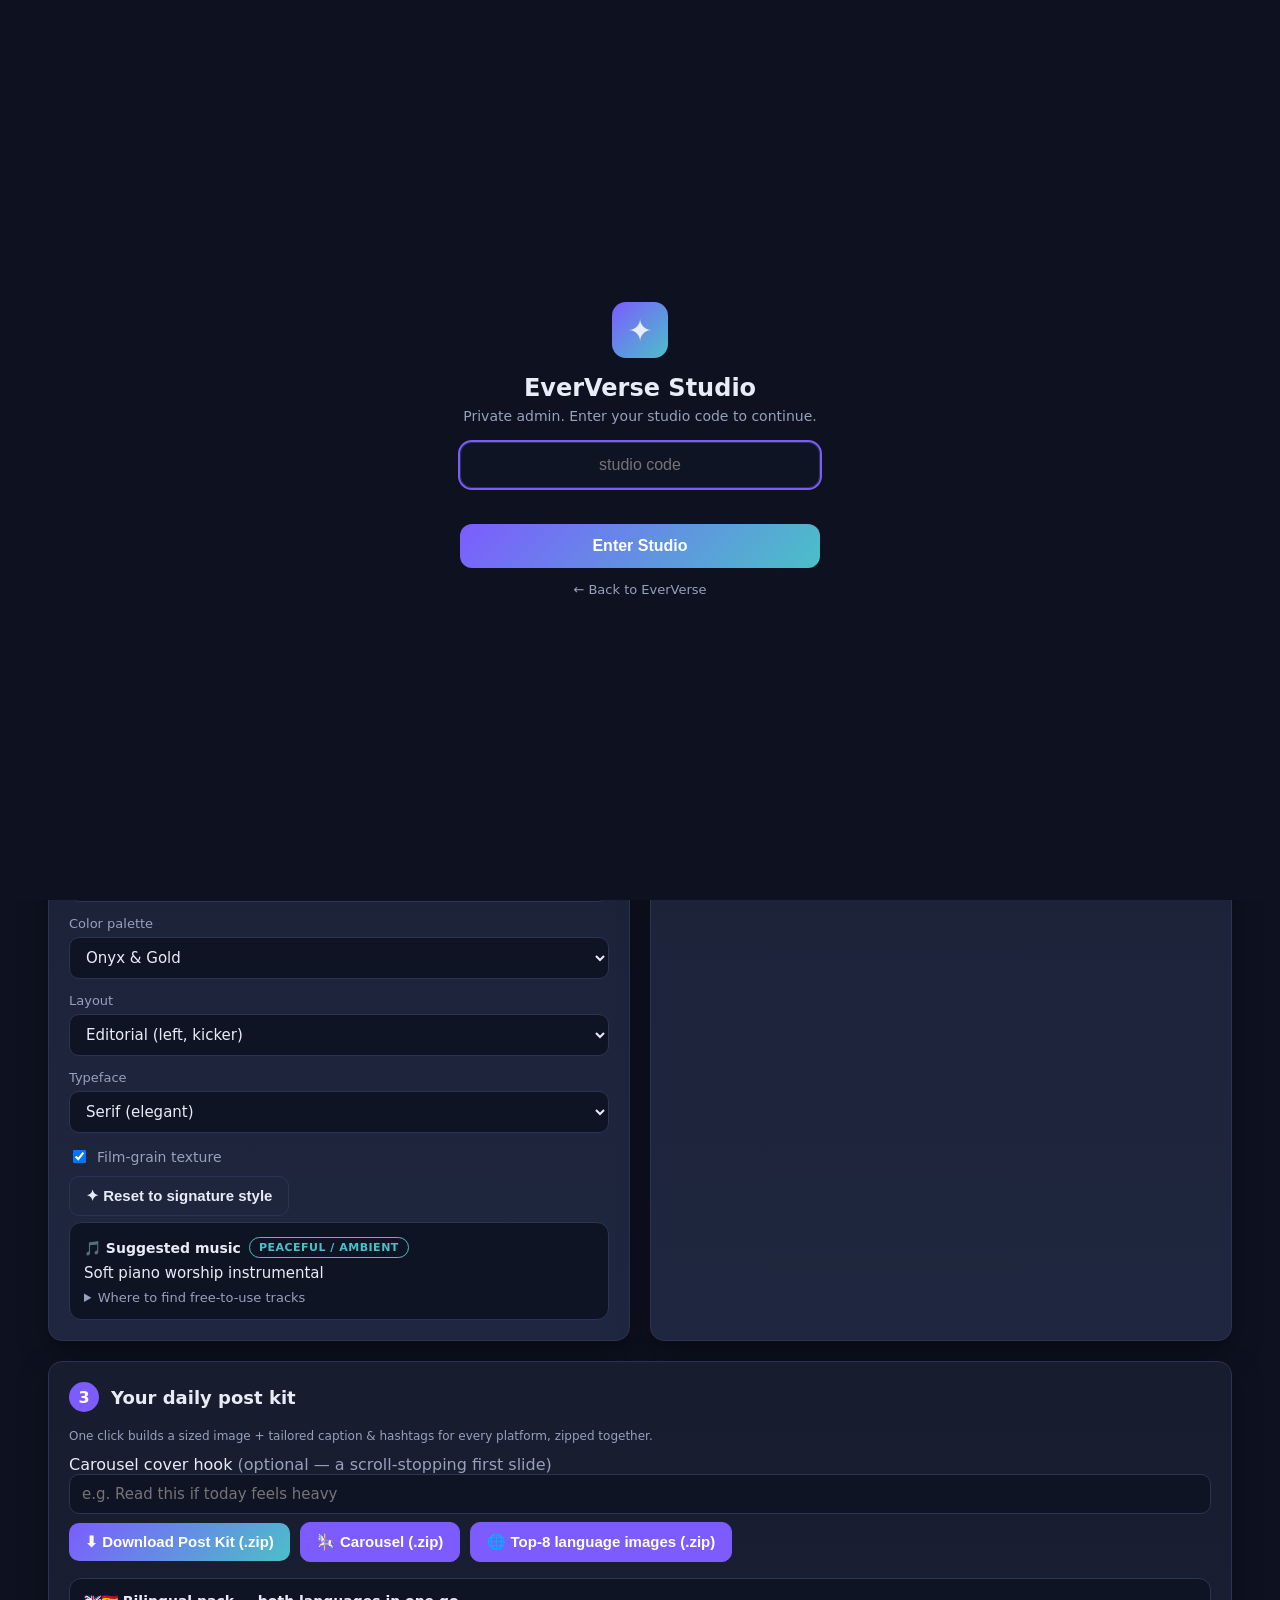
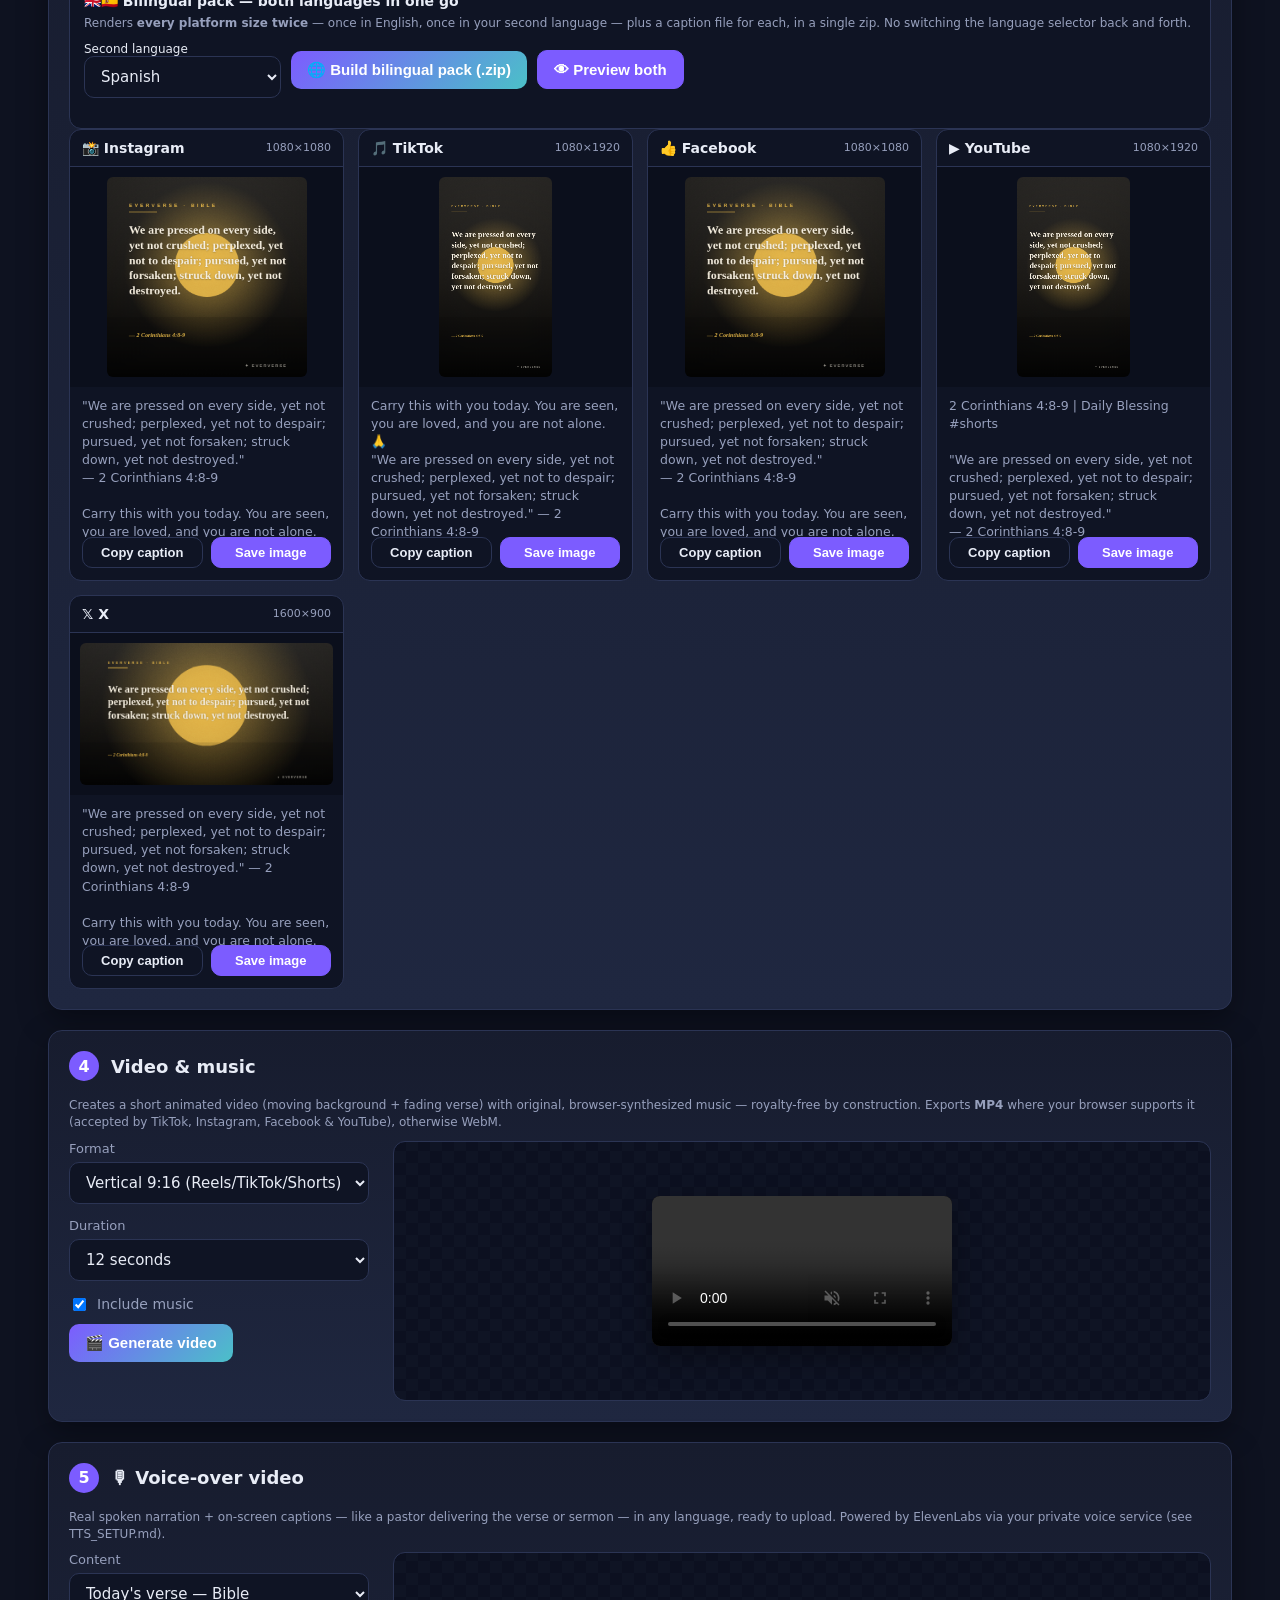
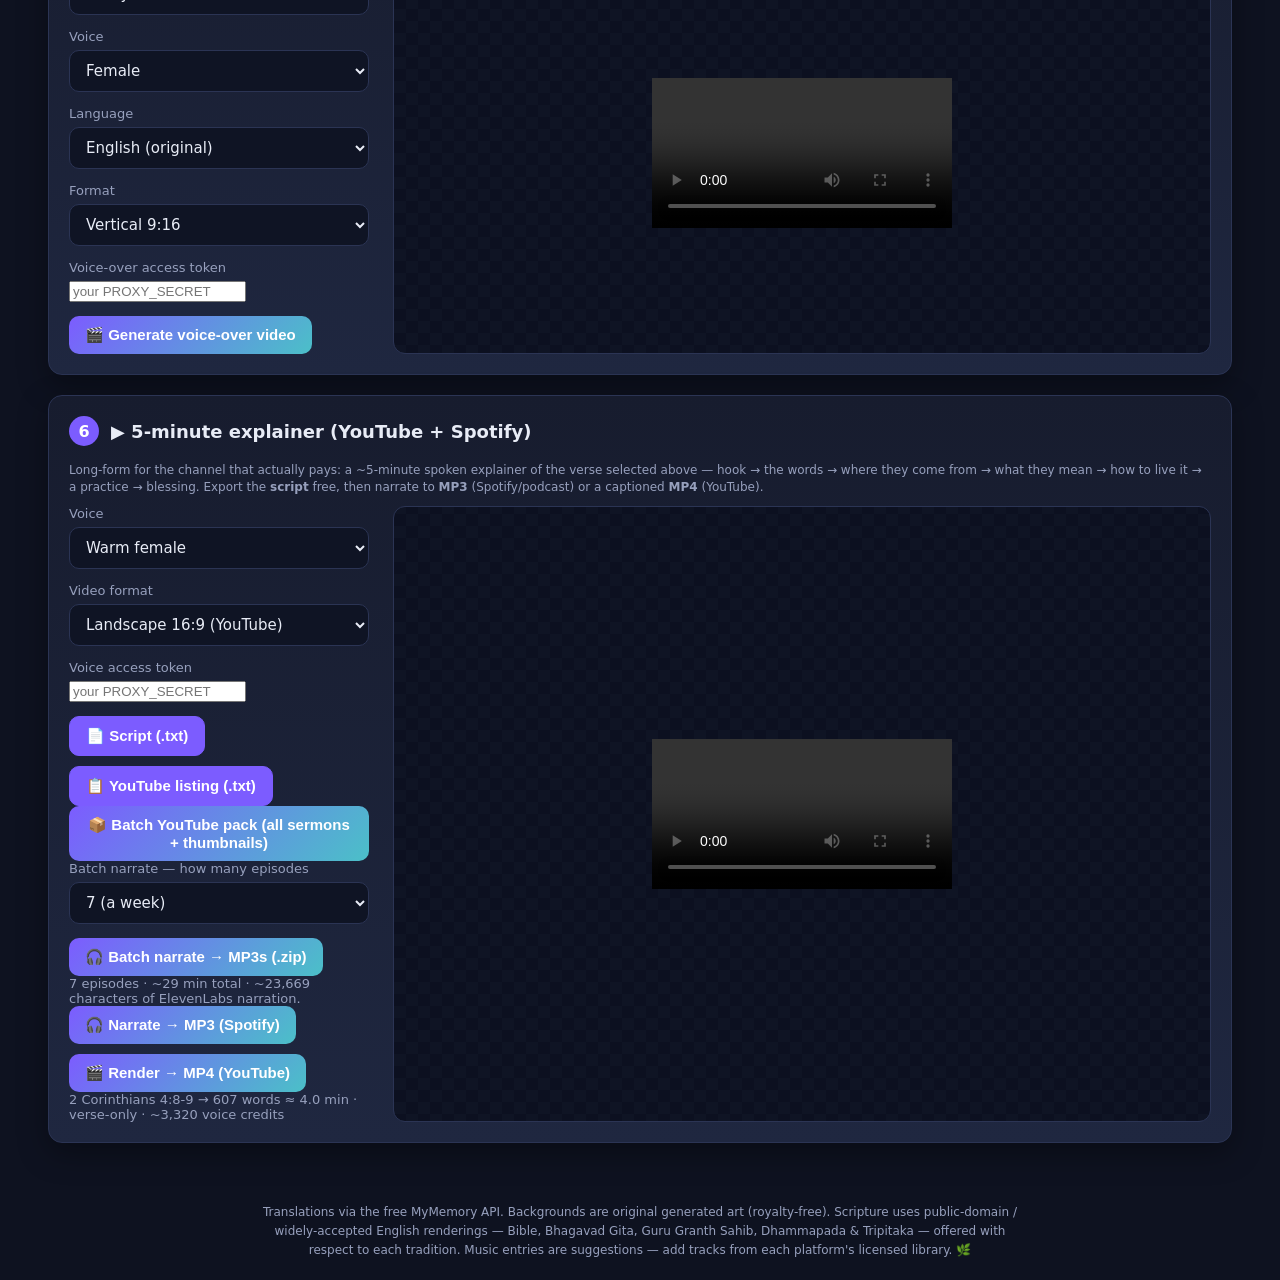
<file: app.html>
<!DOCTYPE html>
<html lang="en">
<head>
  <meta charset="UTF-8" />
  <meta name="viewport" content="width=device-width, initial-scale=1.0, viewport-fit=cover" />
  <title>EverVerse — Daily Verse Studio</title>
  <meta name="description" content="Daily scripture verses turned into shareable images, videos and captions for every platform." />
  <meta name="theme-color" content="#0e1220" />
  <meta name="mobile-web-app-capable" content="yes" />
  <meta name="apple-mobile-web-app-capable" content="yes" />
  <meta name="apple-mobile-web-app-status-bar-style" content="black-translucent" />
  <meta name="apple-mobile-web-app-title" content="EverVerse Studio" />
  <link rel="manifest" href="manifest.json" />
  <link rel="apple-touch-icon" href="icons/icon-180.png" />
  <link rel="stylesheet" href="styles.css" />
  <script src="analytics.js"></script>
</head>
<body>
  <div id="admin-gate" style="position:fixed;inset:0;z-index:9999;background:#0e1220;display:grid;place-items:center;padding:24px;">
    <div style="max-width:360px;width:100%;text-align:center;color:#e8ecf6;font-family:'Segoe UI',system-ui,sans-serif;">
      <div style="width:56px;height:56px;border-radius:14px;background:linear-gradient(135deg,#7c5cff,#4bc0c8);display:grid;place-items:center;font-size:30px;margin:0 auto 16px;">✦</div>
      <h2 style="margin:0 0 6px;">EverVerse Studio</h2>
      <p style="color:#97a0bd;font-size:14px;margin:0 0 18px;">Private admin. Enter your studio code to continue.</p>
      <input id="admin-code" type="password" placeholder="studio code" autocomplete="off" style="width:100%;padding:13px;border-radius:12px;border:1px solid #2b3454;background:#0f1424;color:#fff;font-size:16px;text-align:center;margin-bottom:10px;" />
      <div id="admin-err" style="color:#ff6b6b;font-size:13px;min-height:18px;margin-bottom:8px;"></div>
      <button id="admin-go" style="width:100%;padding:13px;border:none;border-radius:12px;background:linear-gradient(135deg,#7c5cff,#4bc0c8);color:#fff;font-weight:700;font-size:16px;cursor:pointer;">Enter Studio</button>
      <a href="index.html" style="display:inline-block;margin-top:14px;color:#97a0bd;font-size:13px;text-decoration:none;">← Back to EverVerse</a>
    </div>
  </div>
  <script>
  (function(){
    var CODE = "everlight"; // change to your own private studio code
    var g = document.getElementById("admin-gate");
    try { if (localStorage.getItem("ev_admin_ok") === "1") { g.style.display = "none"; return; } } catch (e) {}
    var inp = document.getElementById("admin-code");
    function tryc(){
      if ((inp.value || "").trim().toLowerCase() === CODE) { try { localStorage.setItem("ev_admin_ok","1"); } catch(e){} g.style.display = "none"; }
      else { document.getElementById("admin-err").textContent = "Incorrect code."; }
    }
    document.getElementById("admin-go").onclick = tryc;
    inp.addEventListener("keydown", function(e){ if (e.key === "Enter") tryc(); });
    setTimeout(function(){ try { inp.focus(); } catch(e){} }, 60);
  })();
  </script>
  <header class="app-header">
    <div class="brand">
      <a class="brand-mark" href="index.html" title="EverVerse home" style="text-decoration:none;">✦</a>
      <div>
        <h1>EverVerse</h1>
        <p class="tagline">One verse a day → ready-to-post images &amp; captions for every platform</p>
      </div>
    </div>
    <nav class="tabs">
      <button class="tab active" data-tab="daily"><span class="tab-ico">🏠</span><span class="tab-lbl">Daily</span></button>
      <button class="tab" data-tab="shorts"><span class="tab-ico">⚡</span><span class="tab-lbl">Shorts</span></button>
      <button class="tab" data-tab="devotion"><span class="tab-ico">🪔</span><span class="tab-lbl">Devotion</span></button>
      <button class="tab" data-tab="series"><span class="tab-ico">🌍</span><span class="tab-lbl">Series</span></button>
      <button class="tab" data-tab="read"><span class="tab-ico">📖</span><span class="tab-lbl">Read</span></button>
      <button class="tab" data-tab="studio"><span class="tab-ico">🌐</span><span class="tab-lbl">Translate</span></button>
      <button class="tab" data-tab="schedule"><span class="tab-ico">🗓</span><span class="tab-lbl">Schedule</span></button>
      <button class="tab" data-tab="audiobooks"><span class="tab-ico">🎧</span><span class="tab-lbl">Audiobooks</span></button>
      <button class="tab" data-tab="cards"><span class="tab-ico">🎁</span><span class="tab-lbl">Cards</span></button>
    </nav>
  </header>

  <!-- ============================ DAILY ============================ -->
  <main class="app" id="tab-daily">
    <section class="panel">
      <div class="panel-head"><span class="step-num">1</span><h2>Today's verse</h2></div>

      <div class="field">
        <label for="daily-tradition">Tradition</label>
        <select id="daily-tradition"></select>
      </div>
      <div class="field">
        <label for="daily-day">Verse for the next 120 days</label>
        <select id="daily-day"></select>
      </div>
      <button class="btn ghost small" id="today-btn">↺ Reset to today</button>

      <div class="verse-card" id="verse-card">
        <div class="verse-badges">
          <span class="badge" id="verse-faith">—</span>
          <span class="badge alt" id="verse-topic">—</span>
        </div>
        <blockquote class="verse-text" id="verse-text">Loading today's blessing…</blockquote>
        <cite class="verse-ref" id="verse-ref">—</cite>
        <p class="verse-meaning" id="verse-meaning"></p>
        <div class="voiceover">
          <button class="btn small" id="listen-btn">🎙 Listen (podcast)</button>
          <button class="btn ghost small" id="stop-listen-btn" style="display:none;">⏹ Stop</button>
          <button class="btn ghost small" id="script-btn">⬇ Script</button>
          <button class="btn ghost small" id="fav-verse">♡ Save</button>
          <select id="daily-voice" style="width:auto;display:inline-block;padding:7px 10px;font-size:14px;"><option value="female">Female voice</option><option value="male">Male voice</option></select>
        </div>
      </div>

      <div class="field">
        <label for="daily-lang">🌐 Show verse in language</label>
        <select id="daily-lang"></select>
        <div class="translation-status" id="daily-trans-status"></div>
        <button class="btn ghost small" id="verify-meaning" style="display:none; margin-top:6px;">🔎 Verify meaning (grammar check)</button>
        <div class="fidelity" id="fidelity-box"></div>
      </div>

      <div class="field">
        <label for="daily-bg">Background art</label>
        <select id="daily-bg"></select>
      </div>
      <div class="field">
        <label for="daily-palette">Color palette</label>
        <select id="daily-palette"></select>
      </div>
      <div class="field">
        <label for="daily-layout">Layout</label>
        <select id="daily-layout">
          <optgroup label="Trending on TikTok / Reels / Shorts">
            <option value="captions">Captions (bold, keyword highlight)</option>
            <option value="cinematic">Cinematic (glowing serif, night)</option>
            <option value="lowerthird">Lower Third (reel caption)</option>
            <option value="scripture">Scripture (parchment card)</option>
            <option value="postcard">Postcard (framed gallery)</option>
            <option value="spotlight">Spotlight (scrim + accent pill)</option>
            <option value="billboard">Billboard (framed impact type)</option>
          </optgroup>
          <optgroup label="Signature">
            <option value="classic">Classic (centered serif)</option>
            <option value="affirmation">Affirmation (bold, modern)</option>
            <option value="editorial">Editorial (left, kicker)</option>
            <option value="dimensional">Dimensional (3D depth)</option>
            <option value="poster">Poster (huge bold type)</option>
            <option value="quote">Quote (oversized “ mark)</option>
            <option value="glass">Glass (frosted card)</option>
            <option value="banner">Banner (colour band)</option>
            <option value="minimal">Minimal (calm, airy)</option>
          </optgroup>
          <optgroup label="New template pack">
            <option value="split">Split (art above, colour block below)</option>
            <option value="stacked">Stacked (tight words, alternating colour)</option>
            <option value="neon">Neon (glowing type, night feeds)</option>
            <option value="ticket">Ticket (perforated paper card)</option>
            <option value="typewriter">Typewriter (journal page)</option>
            <option value="dropcap">Drop Cap (magazine opener)</option>
            <option value="serene">Serene (hairline ring, lots of quiet)</option>
          </optgroup>
        </select>
      </div>
      <div class="field">
        <label for="daily-font">Typeface</label>
        <select id="daily-font">
          <option value="serif">Serif (elegant)</option>
          <option value="sans">Sans (clean/modern)</option>
          <option value="book">Book serif (scripture, long verses)</option>
          <option value="slab">Slab serif (sturdy, editorial)</option>
          <option value="humanist">Humanist (calm, quiet luxury)</option>
          <option value="rounded">Rounded (warm &amp; friendly)</option>
          <option value="display">Display (condensed poster shout)</option>
          <option value="mono">Typewriter (journal)</option>
          <option value="script">Handwritten (personal, short lines)</option>
        </select>
      </div>
      <label class="checkbox"><input type="checkbox" id="daily-grain" checked /> Film-grain texture</label>
      <button class="btn ghost sm" id="daily-signature" type="button" title="Reset to the EverVerse house style">✦ Reset to signature style</button>

      <div class="music-card" id="music-card">
        <div class="music-head">🎵 Suggested music <span id="music-mood" class="badge alt"></span></div>
        <div class="music-idea" id="music-idea">—</div>
        <details>
          <summary>Where to find free-to-use tracks</summary>
          <ul id="music-sources"></ul>
        </details>
      </div>
    </section>

    <section class="panel">
      <div class="panel-head"><span class="step-num">2</span><h2>Preview</h2></div>
      <div class="preview-wrap">
        <canvas id="daily-canvas" width="1080" height="1080"></canvas>
      </div>
      <label class="checkbox"><input type="checkbox" id="daily-watermark" checked /> Add “EverVerse” mark</label>
      <button class="btn accent block" id="share-today">📤 Share today's post</button>
      <p class="hint" id="share-hint"></p>
    </section>

    <section class="panel wide">
      <div class="panel-head"><span class="step-num">3</span><h2>Your daily post kit</h2></div>
      <p class="hint">One click builds a sized image + tailored caption &amp; hashtags for every platform, zipped together.</p>
      <label class="field" style="display:block;margin-bottom:8px;">Carousel cover hook <span style="color:var(--muted,#889);font-weight:400;">(optional — a scroll-stopping first slide)</span>
        <input id="carousel-hook" type="text" placeholder="e.g. Read this if today feels heavy" style="width:100%;" />
      </label>
      <div class="btn-row kit-actions">
        <button class="btn accent" id="download-kit">⬇ Download Post Kit (.zip)</button>
        <button class="btn" id="gen-carousel">🎠 Carousel (.zip)</button>
        <button class="btn" id="gen-top8">🌐 Top-8 language images (.zip)</button>
        <button class="btn" id="localize-captions" style="display:none;">🌐 Localize captions</button>
        <span class="kit-status" id="kit-status"></span>
      </div>
      <div class="kit-status" id="top8-status"></div>
      <div class="kit-status" id="localize-status"></div>

      <div class="music-card" id="bilingual-card">
        <div class="music-head">🇬🇧🇪🇸 Bilingual pack — both languages in one go</div>
        <p class="hint" style="margin:6px 0 10px;">Renders <b>every platform size twice</b> — once in English, once in your second language — plus a caption file for each, in a single zip. No switching the language selector back and forth.</p>
        <div class="btn-row kit-actions">
          <label class="field" style="margin:0;">
            <span class="sr-hint" style="display:block;font-size:12px;">Second language</span>
            <select id="bilingual-lang" style="width:auto;"></select>
          </label>
          <button class="btn accent" id="gen-bilingual">🌐 Build bilingual pack (.zip)</button>
          <button class="btn" id="preview-bilingual">👁 Preview both</button>
        </div>
        <div class="kit-status" id="bilingual-status"></div>
        <div class="platform-grid" id="bilingual-preview"></div>
      </div>

      <div class="platform-grid" id="platform-grid"></div>
    </section>

    <section class="panel wide">
      <div class="panel-head"><span class="step-num">4</span><h2>Video &amp; music</h2></div>
      <p class="hint">Creates a short animated video (moving background + fading verse) with original, browser-synthesized music — royalty-free by construction. Exports <b>MP4</b> where your browser supports it (accepted by TikTok, Instagram, Facebook &amp; YouTube), otherwise WebM.</p>
      <div class="video-grid">
        <div class="controls">
          <div class="field">
            <label for="vid-format">Format</label>
            <select id="vid-format">
              <option value="portrait">Vertical 9:16 (Reels/TikTok/Shorts)</option>
              <option value="square">Square 1:1</option>
            </select>
          </div>
          <div class="field">
            <label for="vid-duration">Duration</label>
            <select id="vid-duration">
              <option value="10">10 seconds</option>
              <option value="12" selected>12 seconds</option>
              <option value="15">15 seconds</option>
            </select>
          </div>
          <label class="checkbox"><input type="checkbox" id="vid-music" checked /> Include music</label>
          <button class="btn accent" id="gen-video">🎬 Generate video</button>
          <div class="kit-status" id="video-status"></div>
          <button class="btn" id="share-video" style="display:none;">📤 Share video</button>
          <a id="video-download" class="btn" style="display:none;">⬇ Download video</a>
        </div>
        <div class="preview-wrap">
          <video id="video-preview" controls playsinline muted></video>
        </div>
      </div>
    </section>

    <section class="panel wide">
      <div class="panel-head"><span class="step-num">5</span><h2>🎙 Voice-over video</h2></div>
      <p class="hint">Real spoken narration + on-screen captions — like a pastor delivering the verse or sermon — in any language, ready to upload. Powered by ElevenLabs via your private voice service (see TTS_SETUP.md).</p>
      <div class="kit-status" id="vo-setup"></div>
      <div class="video-grid">
        <div class="controls">
          <div class="field"><label for="vo-content">Content</label>
            <select id="vo-content">
              <option value="verse-bible">Today's verse — Bible</option>
              <option value="verse-gita">Today's verse — Bhagavad Gita</option>
              <option value="sermon">A sermon…</option>
            </select>
          </div>
          <div class="field" id="vo-sermon-wrap" style="display:none;"><label for="vo-sermon">Sermon</label><select id="vo-sermon"></select></div>
          <div class="field"><label for="vo-voice">Voice</label><select id="vo-voice"><option value="female">Female</option><option value="male">Male</option></select></div>
          <div class="field"><label for="vo-lang">Language</label><select id="vo-lang"></select></div>
          <div class="field"><label for="vo-format">Format</label><select id="vo-format"><option value="portrait">Vertical 9:16</option><option value="square">Square 1:1</option></select></div>
          <div class="field"><label for="vo-token">Voice-over access token</label><input id="vo-token" type="password" autocomplete="off" placeholder="your PROXY_SECRET" /></div>
          <button class="btn accent" id="vo-run">🎬 Generate voice-over video</button>
          <div class="kit-status" id="vo-status"></div>
          <button class="btn" id="vo-share" style="display:none;">📤 Share</button>
          <a id="vo-download" class="btn" style="display:none;">⬇ Download video</a>
        </div>
        <div class="preview-wrap"><video id="vo-preview" controls playsinline></video></div>
      </div>
    </section>

    <section class="panel wide">
      <div class="panel-head"><span class="step-num">6</span><h2>▶️ 5-minute explainer (YouTube + Spotify)</h2></div>
      <p class="hint">Long-form for the channel that actually pays: a ~5-minute spoken explainer of the verse selected above — hook → the words → where they come from → what they mean → how to live it → a practice → blessing. Export the <b>script</b> free, then narrate to <b>MP3</b> (Spotify/podcast) or a captioned <b>MP4</b> (YouTube).</p>
      <div class="video-grid">
        <div class="controls">
          <div class="field"><label for="ex-voice">Voice</label><select id="ex-voice"><option value="female">Warm female</option><option value="male">Warm male</option></select></div>
          <div class="field"><label for="ex-format">Video format</label><select id="ex-format"><option value="landscape">Landscape 16:9 (YouTube)</option><option value="portrait">Vertical 9:16 (Shorts)</option></select></div>
          <div class="field"><label for="ex-token">Voice access token</label><input id="ex-token" type="password" autocomplete="off" placeholder="your PROXY_SECRET" /></div>
          <div class="btn-row">
            <button class="btn" id="ex-script">📄 Script (.txt)</button>
            <button class="btn" id="ex-meta">📋 YouTube listing (.txt)</button>
          </div>
          <div class="btn-row">
            <button class="btn accent" id="ex-pack">📦 Batch YouTube pack (all sermons + thumbnails)</button>
          </div>
          <div class="field"><label for="ex-batch-count">Batch narrate — how many episodes</label>
            <select id="ex-batch-count"><option value="3">3</option><option value="5">5</option><option value="7" selected>7 (a week)</option><option value="14">14</option><option value="23">All 23 sermons</option></select>
          </div>
          <div class="btn-row">
            <button class="btn accent" id="ex-batch-narrate">🎧 Batch narrate → MP3s (.zip)</button>
          </div>
          <div class="kit-status" id="ex-batch-est"></div>
          <div class="btn-row">
            <button class="btn accent" id="ex-audio">🎧 Narrate → MP3 (Spotify)</button>
            <button class="btn accent" id="ex-video">🎬 Render → MP4 (YouTube)</button>
          </div>
          <div class="kit-status" id="ex-status"></div>
          <div class="kit-status" id="ex-stats"></div>
          <audio id="ex-audio-preview" controls style="display:none;width:100%;margin-top:10px;"></audio>
          <a id="ex-download" class="btn" style="display:none;margin-top:8px;">⬇ Download</a>
        </div>
        <div class="preview-wrap"><video id="ex-preview" controls playsinline></video></div>
      </div>
    </section>

  </main>

  <!-- ============================ SHORTS ============================ -->
  <main class="app hidden" id="tab-shorts">
    <section class="panel wide">
      <div class="panel-head"><span class="tab-ico" style="font-size:1.4em;">⚡</span><h2>Daily 1-minute short — YouTube Shorts &amp; TikTok</h2></div>
      <p class="hint">A <b>60-second vertical video</b> (1080×1920) of today's verse or its sermon: the explanation appears <b>on screen as it's spoken</b>, over your designed art, with a <b>subtle music bed</b> under the voice. One a day is the rhythm Shorts and TikTok reward. Downloads the video <b>plus ready-to-paste title, description &amp; tags</b>.</p>
      <div class="sched-toolbar">
        <label>Source
          <select id="short-source">
            <option value="verse" selected>Verse + plain meaning</option>
            <option value="sermon">Sermon takeaway (if one exists)</option>
          </select>
        </label>
        <label>Voice
          <select id="short-voice"><option value="female">Warm female</option><option value="male">Warm male</option></select>
        </label>
        <label>Language
          <select id="short-lang"><option value="en" selected>English</option><option value="hi">Hindi</option><option value="es">Spanish</option></select>
        </label>
        <label>Style
          <select id="short-style"></select>
        </label>
        <a href="style-lab.html" target="_blank" rel="noopener" class="hint" style="align-self:center;">Preview styles ↗</a>
        <label class="checkbox"><input type="checkbox" id="short-music" checked /> Subtle music</label>
        <label>Series (optional)<input id="short-series" type="text" placeholder="e.g. Morning Prayer" list="short-series-list" style="width:150px;margin-left:6px;" /></label>
        <datalist id="short-series-list"><option value="Morning Prayer"></option><option value="Morning Blessing"></option><option value="Evening Prayer"></option><option value="Evening Blessing"></option><option value="Daily Verse"></option></datalist>
        <button class="btn accent" id="short-run">⚡ Render 1-minute short (.mp4)</button>
        <button class="btn" id="short-audio">🎧 Render audio (Spotify)</button>
      </div>
      <div class="kit-status" id="short-est"></div>
      <div class="kit-status" id="short-status"></div>
      <div id="short-actions"></div>
      <div id="short-dl"></div>
      <p class="hint" style="margin-top:10px;">💡 Records in real time, so a 60s short takes about a minute — leave the tab open. Hindi &amp; Spanish use your curated translations for the verse line.</p>
      <p class="hint" style="margin-top:6px;">📱 <b>On a phone</b> the <b>MP4</b> can be shaky (real-time video capture is heavy on mobile) — it renders lighter there, but for a guaranteed MP4 use a <b>desktop</b>. The <b>🎧 audio export works reliably on phones</b>. Keep the screen on and don't switch apps while it records.</p>
    </section>
  </main>

  <!-- =========================== DEVOTION =========================== -->
  <main class="app hidden" id="tab-devotion">
    <section class="panel wide">
      <div class="panel-head"><span class="tab-ico" style="font-size:1.4em;">🪔</span><h2>Daily devotion — aartis, prayers, mantras &amp; chants, with meaning</h2></div>
      <p class="hint">One prayer a day, <b>spoken line by line with its meaning</b> over a music bed. <b>Short</b> (60–90s, vertical) is the Shorts/TikTok post; <b>Long</b> (~3 min, landscape) adds a straight-through recitation and the full reflection for YouTube watch-time. Every entry is public-domain text with our own plain-English meaning and an original reflection, so no two videos are the same template.</p>
      <div class="sched-toolbar">
        <label>Tradition <select id="dev-tradition"></select></label>
        <label>Prayer <select id="dev-pick" style="max-width:280px;"></select></label>
        <button class="btn" id="dev-today">📅 Today's devotion</button>
      </div>
      <div class="video-grid">
        <div class="controls">
          <h3 id="dev-title" style="margin:0 0 2px;"></h3>
          <div id="dev-native" style="font-size:1.25em;opacity:.9;margin-bottom:4px;"></div>
          <div class="kit-status" id="dev-meta"></div>
          <div class="kit-status" id="dev-respect" style="display:none;margin-top:6px;padding:8px 10px;border-radius:8px;background:rgba(124,92,255,.12);color:inherit;"></div>
          <div id="dev-lines" style="margin:12px 0;"></div>
          <p id="dev-reflection" class="hint" style="font-size:13px;font-style:italic;"></p>
          <div class="kit-status" id="dev-source" style="margin-bottom:12px;"></div>
          <div class="field"><label for="dev-length">Length</label>
            <select id="dev-length"><option value="short" selected>Short — 60–90s (Shorts / TikTok)</option><option value="long">Long — ~3 min (YouTube)</option></select></div>
          <div class="field"><label for="dev-format">Video format</label>
            <select id="dev-format"><option value="portrait" selected>Vertical 9:16 (Shorts / TikTok)</option><option value="landscape">Landscape 16:9 (YouTube)</option></select></div>
          <div class="field"><label for="dev-voice">Voice</label>
            <select id="dev-voice"><option value="female">Warm female</option><option value="male">Warm male</option></select></div>
          <div class="field"><label for="dev-segment">Audience</label>
            <select id="dev-segment"><option value="auto" selected>Auto — the tradition's main audience</option><option value="native">Homeland — native script &amp; voice</option><option value="diaspora">Diaspora — English-first believers</option><option value="seeker">Seekers — outside the tradition</option></select></div>
          <div class="kit-status" id="dev-audience" style="margin:-4px 0 8px;"></div>
          <div class="field"><label for="dev-lang">Narration</label>
            <select id="dev-lang"><option value="en" selected>English (transliteration + meaning)</option><option value="hi">Hindi voice (Devanagari original + English meaning)</option></select></div>
          <label class="checkbox"><input type="checkbox" id="dev-music" checked /> Subtle music bed</label>
          <div class="field"><label for="dev-token">Voice access token</label><input id="dev-token" type="password" autocomplete="off" placeholder="your PROXY_SECRET" /></div>
          <div class="kit-status" id="dev-est"></div>
          <div class="btn-row">
            <button class="btn accent" id="dev-video">🎬 Render devotion video</button>
            <button class="btn" id="dev-audio">🎧 Narrate → MP3</button>
          </div>
          <div class="btn-row">
            <button class="btn" id="dev-copy">📋 Copy script</button>
            <button class="btn" id="dev-listing">📄 Listing text</button>
          </div>
          <div class="kit-status" id="dev-status"></div>
          <div id="dev-actions"></div>
          <div id="dev-dl"></div>
        </div>
        <div class="preview-wrap" style="align-content:start;">
          <label for="dev-script" class="hint">Script (what the voice will say)</label>
          <textarea id="dev-script" readonly style="width:100%;min-height:360px;font-size:13px;line-height:1.5;"></textarea>
        </div>
      </div>
      <p class="hint" style="margin-top:10px;">🤲 Islamic entries are <b>meaning-only</b> by design: the Arabic is shown on screen and in the description, never voiced by the synthetic narrator. Hindi narration is offered only where a Devanagari original exists.</p>
    </section>

    <section class="panel wide">
      <div class="panel-head"><span class="step-num">📦</span><h2>Batch — a month of devotions in one sitting</h2></div>
      <p class="hint">Tailored per audience from <b>AUDIENCE_RESEARCH.md</b>: titles use the phrase each audience actually searches, tags follow, festival days (Navratri, Ramadan, Advent, Gurpurab…) pull in that tradition's prayers, and each video is scheduled for its audience's <b>own morning</b> — 7:30 IST for Hindu entries, 5:30 Jakarta for Islamic, 6:30 Eastern for Christian. One devotion per day, rendered back to back and <b>saved as each one finishes</b> — pick a folder (Chrome/Edge) or let them land in Downloads. A <b>metadata.csv</b> goes with them: date, publish time, YouTube title &amp; description, TikTok caption, tags, per file. That file feeds the YouTube uploader and any bulk scheduler. Uses the voice, music and token set above.</p>
      <div class="sched-toolbar">
        <label>Days <select id="devb-days"><option value="7">7</option><option value="14">14</option><option value="30" selected>30</option></select></label>
        <label>Rotation <select id="devb-scope"></select></label>
        <label>Audience <select id="devb-segment"><option value="auto" selected>Auto per tradition</option><option value="native">Homeland</option><option value="diaspora">Diaspora</option><option value="seeker">Seekers</option></select></label>
        <label>Publish <select id="devb-when"><option value="morning" selected>Audience's morning (their time zone)</option><option value="evening">Audience's evening</option><option value="fixed">Fixed time, my time zone</option></select></label>
        <label>Fixed time <input id="devb-time" type="time" value="07:00" /></label>
        <label class="checkbox"><input type="checkbox" id="devb-short" checked /> Short (vertical · Shorts/TikTok)</label>
        <label class="checkbox"><input type="checkbox" id="devb-long" checked /> Long (landscape · YouTube)</label>
        <label class="checkbox"><input type="checkbox" id="devb-hindi" checked /> Hindi voice for Devanagari entries</label>
        <label>Plan chars/month <input id="devb-plan" type="number" value="500000" step="10000" style="width:110px;" /></label>
      </div>
      <div class="kit-status" id="devb-est"></div>
      <div class="btn-row" style="margin-top:10px;">
        <button class="btn accent" id="devb-run">📦 Render the batch</button>
        <button class="btn" id="devb-cancel" style="display:none;">■ Stop after this one</button>
      </div>
      <div class="kit-status" id="devb-status"></div>
      <p class="hint" style="margin-top:10px;">⏱ Renders in real time — a 30-day short + long batch is roughly <b>2 hours</b>. Keep the tab visible and the machine awake. If it stops midway, the CSV already lists what finished; re-run with fewer days for the rest. Desktop only.</p>
    </section>

    <section class="panel wide">
      <div class="panel-head"><span class="step-num">▶️</span><h2>Upload to YouTube — scheduled, metadata filled in</h2></div>
      <p class="hint">Open the batch folder and each video goes up with its <b>title, description, tags and publish time</b> from <code>metadata.csv</code>; the CSV is updated with the YouTube id as it goes, so you can stop and continue tomorrow. Sign-in happens in the browser — nothing is stored. One-time setup: <b>YOUTUBE_SETUP.md</b>.</p>
      <div class="sched-toolbar">
        <button class="btn" id="yt-signin">🔑 Sign in to YouTube</button>
        <button class="btn" id="yt-open">📂 Open batch folder</button>
        <label>Upload up to <input id="yt-max" type="number" value="6" min="1" max="60" style="width:60px;" /> now</label>
        <button class="btn accent" id="yt-upload">▶️ Upload next</button>
        <button class="btn" id="yt-cancel" style="display:none;">■ Stop after this one</button>
      </div>
      <div class="kit-status" id="yt-summary"></div>
      <div class="kit-status" id="yt-status"></div>
      <div id="yt-table" style="margin-top:10px;overflow-x:auto;"></div>
      <p class="hint" id="yt-legal" style="margin-top:10px;">This tool uses <b>YouTube API Services</b>. By signing in you agree to the <a href="https://www.youtube.com/t/terms" target="_blank" rel="noopener">YouTube Terms of Service</a>; Google's handling of your account is under the <a href="https://www.google.com/policies/privacy" target="_blank" rel="noopener">Google Privacy Policy</a>, and ours — nothing stored but the video id — under the <a href="privacy.html#youtube" target="_blank" rel="noopener">EverVerse Privacy Policy</a> (<a href="terms.html#youtube" target="_blank" rel="noopener">Terms</a>). Revoke this tool's access any time in <a href="https://security.google.com/settings/security/permissions" target="_blank" rel="noopener">Google security settings</a>.</p>
      <p class="hint" style="margin-top:10px;">⚠ Two YouTube rules, not ours: a new API project allows about <b>6 uploads a day</b> (quota), and until its <b>audit</b> clears every upload is locked to <b>Private</b> — the schedule and metadata still land; flip visibility in YouTube Studio. Both are lifted with one form; it's in the setup guide. TikTok: use its own scheduler with the <code>tiktok_caption</code> column.</p>
    </section>
  </main>

  <!-- ============================ SERIES ============================ -->
  <main class="app hidden" id="tab-series">
    <section class="panel wide">
      <div class="panel-head"><span class="tab-ico" style="font-size:1.4em;">🌍</span><h2>One question. Five traditions.</h2></div>
      <p class="hint">The format no one else can run: <b>one human problem, answered by five different wisdom traditions</b> in a single post. Built to earn the <b>profile click</b> — every piece is numbered, named as part of a series, and ends by telling people what else is waiting.</p>
      <div class="sched-toolbar">
        <label>Question
          <select id="series-pick" style="min-width:230px;"></select>
        </label>
        <label>Format
          <select id="series-format">
            <option value="story" selected>Vertical 9:16 — TikTok / Shorts / Reels</option>
            <option value="portrait">Portrait 4:5 — Instagram carousel</option>
            <option value="square">Square 1:1 — feed</option>
          </select>
        </label>
        <label>Verse layout
          <select id="series-layout">
            <option value="editorial" selected>Editorial</option>
            <option value="quote">Quote</option>
            <option value="minimal">Minimal</option>
            <option value="captions">Captions (bold)</option>
          </select>
        </label>
        <label class="checkbox"><input type="checkbox" id="series-music" checked /> Music bed on video</label>
      </div>
      <div class="kit-status" id="series-meta"></div>
      <div class="btn-row kit-actions">
        <button class="btn accent" id="series-carousel">🎠 Carousel + caption (.zip)</button>
        <button class="btn" id="series-video">🎥 Series video (.mp4)</button>
        <button class="btn" id="series-copy">📋 Copy caption</button>
      </div>
      <div class="kit-status" id="series-status"></div>
      <div id="series-preview" class="platform-grid"></div>
      <p class="hint" style="margin-top:10px;">💡 The video records in real time (about 30 seconds per piece) — leave the tab open. Post one every two or three days rather than all twelve at once; the series only works as a reason to follow if there is always another one coming.</p>
    </section>
  </main>

  <!-- ============================ READ HUB ============================ -->
  <main class="app hidden" id="tab-read">
    <div id="read-sections" style="display:contents;">
      <section class="panel wide">
        <div class="hub-streak" id="hub-streak"></div>
      </section>

      <section class="panel wide">
        <div class="panel-head"><span class="step-num">📖</span><h2>Sermons &amp; Devotionals</h2></div>
        <p class="hint">Short reflections on Bible &amp; Gita verses — read them, listen to them, translate them, and save the ones that speak to you.</p>
        <div class="sched-toolbar">
          <label>Source
            <select id="sermon-source"><option value="all">All</option><option value="Bible">Bible</option><option value="Gita">Bhagavad Gita</option></select>
          </label>
          <label>Theme <select id="sermon-theme"><option value="all">All</option></select></label>
        </div>
        <div class="sermon-list" id="sermon-list"></div>
      </section>

      <section class="panel">
        <div class="panel-head"><span class="step-num">❤</span><h2>Saved</h2></div>
        <div id="saved-list"></div>
      </section>

      <section class="panel">
        <div class="panel-head"><span class="step-num">🙏</span><h2>Prayer &amp; reflection journal</h2></div>
        <textarea id="journal-input" rows="3" placeholder="Write a prayer, a thought, or what today's verse stirred in you…"></textarea>
        <div class="btn-row" style="margin-top:8px;">
          <button class="btn" id="journal-add">Add entry</button>
          <button class="btn ghost" id="journal-export">⬇ Export</button>
        </div>
        <div id="journal-list" style="margin-top:12px;"></div>
      </section>

      <section class="panel wide">
        <div class="panel-head"><span class="step-num">🔔</span><h2>Daily reminder</h2></div>
        <label class="checkbox"><input type="checkbox" id="reminder-toggle" /> Remind me daily</label>
        <div class="field inline"><label>Time <input type="time" id="reminder-time" value="08:00" /></label>
          <button class="btn ghost small" id="reminder-test">Send test</button></div>
        <p class="hint" id="reminder-status"></p>
        <p class="hint">Reminders fire when you open EverVerse around your chosen time. Guaranteed background reminders (even when the app is closed) come with the future community update.</p>
      </section>
    </div>

    <!-- Sermon reader -->
    <section class="panel wide hidden" id="sermon-reader">
      <button class="btn ghost small" id="reader-back">← Back to library</button>
      <h2 id="reader-title" style="margin:14px 0 4px;"></h2>
      <div class="reader-meta" id="reader-meta"></div>
      <blockquote class="reader-verse" id="reader-verse"></blockquote>
      <div class="field">
        <label for="reader-lang">🌐 Read in language</label>
        <select id="reader-lang"></select>
        <div class="translation-status" id="reader-trans-status"></div>
      </div>
      <div class="reader-body" id="reader-body"></div>
      <div class="reader-takeaway" id="reader-takeaway"></div>
      <div class="btn-row" style="margin-top:16px;">
        <button class="btn" id="reader-listen">🎙 Listen</button>
        <button class="btn ghost" id="reader-stop" style="display:none;">⏹ Stop</button>
        <button class="btn ghost" id="reader-fav">♡ Save</button>
        <button class="btn ghost" id="reader-share">📤 Share</button>
        <button class="btn ghost" id="reader-download">⬇ Download</button>
      </div>
    </section>
  </main>

  <!-- ============================ STUDIO ============================ -->
  <main class="app hidden" id="tab-studio">
    <section class="panel">
      <div class="panel-head"><span class="step-num">1</span><h2>Choose a verse</h2></div>
      <div class="field">
        <label for="faith-select">Filter by source</label>
        <select id="faith-select"><option value="all">All sources</option></select>
      </div>
      <div class="field">
        <label for="verse-select">Verse</label>
        <select id="verse-select"></select>
      </div>
      <div class="or-divider"><span>or write your own</span></div>
      <div class="field"><label for="custom-text">Custom text</label><textarea id="custom-text" rows="3" placeholder="Paste or type any verse, quote or blessing…"></textarea></div>
      <div class="field"><label for="custom-ref">Reference (optional)</label><input id="custom-ref" type="text" placeholder="e.g. Psalm 23:1" /></div>
      <button class="btn ghost" id="use-custom-btn">Use custom text</button>
    </section>

    <section class="panel">
      <div class="panel-head"><span class="step-num">2</span><h2>Translate</h2></div>
      <div class="source-box">
        <div class="source-ref" id="source-ref">—</div>
        <div class="source-text" id="source-text">Select a verse to begin.</div>
      </div>
      <div class="field"><label for="lang-select">Language</label><select id="lang-select"></select></div>
      <div class="btn-row">
        <button class="btn" id="translate-btn" disabled>Translate</button>
        <button class="btn ghost" id="translate-all-btn" disabled>Translate top 8</button>
      </div>
      <div class="translation-status" id="translation-status"></div>
      <div class="translation-list" id="translation-list"></div>
    </section>

    <section class="panel wide">
      <div class="panel-head"><span class="step-num">3</span><h2>Design &amp; download</h2></div>
      <div class="design-grid">
        <div class="controls">
          <div class="field"><label for="format-select">Format</label><select id="format-select"></select></div>
          <div class="field"><label for="studio-bg">Background art</label><select id="studio-bg"></select></div>
          <div class="field"><label for="palette-select">Color palette</label><select id="palette-select"></select></div>
          <div class="field"><label for="render-lang">Text to show</label><select id="render-lang"></select></div>
          <div class="field"><label for="font-scale">Text size <span id="font-scale-val">100%</span></label><input id="font-scale" type="range" min="60" max="160" value="100" /></div>
          <label class="checkbox"><input type="checkbox" id="show-ref" checked /> Show reference</label>
          <label class="checkbox"><input type="checkbox" id="show-watermark" /> Add “EverVerse” mark</label>
          <button class="btn accent" id="download-btn">⬇ Download PNG</button>
        </div>
        <div class="preview-wrap"><canvas id="preview-canvas" width="1080" height="1080"></canvas></div>
      </div>
    </section>
  </main>

  <!-- ============================ SCHEDULE ============================ -->
  <main class="app hidden" id="tab-schedule">
    <section class="panel wide">
      <div class="panel-head"><span class="step-num">1</span><h2>Build your posting schedule</h2></div>
      <div class="sched-toolbar">
        <label>Source
          <select id="sched-source">
            <option value="Bible">Bible</option>
            <option value="Gita">Bhagavad Gita</option>
            <option value="Both">Both (2 posts/day)</option>
          </select>
        </label>
        <label>Days
          <select id="sched-days"><option>7</option><option>14</option><option>30</option></select>
        </label>
        <label>Time <input type="time" id="sched-time" value="09:00" /></label>
        <label>Background <select id="sched-bg"></select></label>
        <button class="btn" id="sched-build">↻ Build table</button>
      </div>
      <div class="sched-scroll"><table class="sched-table" id="sched-table"></table></div>
    </section>

    <section class="panel wide">
      <div class="panel-head"><span class="step-num">2</span><h2>Verify &amp; export</h2></div>
      <p class="hint">Review the verses &amp; captions above. For translated posts, use the <b>Verify meaning</b> button in the Daily Studio first. When you're happy, export the bundle and import it into your scheduler.</p>
      <div class="btn-row">
        <button class="btn accent" id="sched-export">⬇ Export schedule bundle (.zip)</button>
        <span class="kit-status" id="sched-status"></span>
      </div>
      <p class="hint" style="margin-top:14px;">
        The bundle contains <b>schedule.csv</b> (one row per post: date, time, platform, caption, hashtags, media file), one <b>image per post</b>, and a <b>README</b>.
        Import <code>schedule.csv</code> into a bulk scheduler — <b>Buffer</b>, <b>Publer</b>, <b>Metricool</b>, or <b>Hootsuite</b> — connect your Instagram/TikTok/Facebook/YouTube/X accounts there once, and it auto-publishes at the times you set.
        Your platform logins stay inside your scheduler; this app never sees or stores them. So your only steps are: <b>verify → import → it posts automatically.</b>
      </p>
    </section>

    <section class="panel wide">
      <div class="panel-head"><span class="step-num">3</span><h2>Weekly newsletter</h2></div>
      <p class="hint">A ready-to-send recap of the week — each day's verse, its plain-language meaning, and a thought — as a styled email you can send to your community or post as a blog.</p>
      <div class="sched-toolbar">
        <label>Source
          <select id="news-source">
            <option value="Bible">Bible</option>
            <option value="Gita">Bhagavad Gita</option>
            <option value="Both">Both</option>
          </select>
        </label>
        <label>Week starting <input type="date" id="news-start" /></label>
        <button class="btn accent" id="gen-newsletter">📧 Generate newsletter</button>
        <button class="btn ghost" id="download-newsletter" style="display:none;">⬇ Download .html</button>
        <button class="btn ghost" id="copy-newsletter" style="display:none;">Copy HTML</button>
        <span class="kit-status" id="news-status"></span>
      </div>
      <iframe id="news-preview" title="Newsletter preview"></iframe>
    </section>

    <section class="panel wide">
      <div class="panel-head"><span class="step-num">4</span><h2>Batch video export</h2></div>
      <p class="hint">Turn verses and sermons into short videos (animated text + music) for upload to every platform. Videos render in real time — keep this tab open. They download together as one .zip.</p>
      <div class="sched-toolbar">
        <label>Content
          <select id="bv-type"><option value="verses">Verses</option><option value="sermons">Sermons (all)</option></select>
        </label>
        <label id="bv-scope-wrap">Scope
          <select id="bv-scope">
            <option value="next7">Next 7 days (Bible+Gita)</option>
            <option value="next30">Next 30 days</option>
            <option value="bible">All Bible</option>
            <option value="gita">All Gita</option>
            <option value="all">Entire library</option>
          </select>
        </label>
        <label>Format
          <select id="bv-format"><option value="portrait">Vertical 9:16</option><option value="square">Square 1:1</option></select>
        </label>
        <label>Duration
          <select id="bv-duration"><option value="10">10s</option><option value="12" selected>12s</option><option value="15">15s</option></select>
        </label>
        <label class="checkbox" style="display:inline-flex;"><input type="checkbox" id="bv-music" checked /> Music</label>
      </div>
      <div class="btn-row">
        <button class="btn accent" id="bv-run">🎬 Generate videos (.zip)</button>
        <button class="btn ghost" id="bv-cancel" style="display:none;">Cancel</button>
        <span class="kit-status" id="bv-status"></span>
      </div>
      <p class="hint" id="bv-estimate"></p>
    </section>
  </main>

  <!-- ============ AUDIOBOOKS ============ -->
  <main class="app hidden" id="tab-audiobooks">
    <section class="panel wide">
      <div class="panel-head"><span class="step-num">1</span><h2>🎧 Choose an audiobook</h2></div>
      <p class="hint">Five audiobooks built from your library — each verse read aloud, then its meaning in plain words, plus the reflections. Listed by depth of content, ready for <b>Audible / ACX</b>, <b>Amazon KDP</b> and <b>Pinterest</b>.</p>
      <div class="sched-toolbar">
        <label>Audiobook <select id="ab-select"></select></label>
      </div>
      <div class="ab-layout">
        <div class="ab-cover-wrap"><canvas id="ab-cover" aria-label="Audiobook cover"></canvas></div>
        <div class="ab-meta">
          <div class="ab-title" id="ab-title"></div>
          <div class="ab-sub" id="ab-sub"></div>
          <div class="ab-stats" id="ab-stats"></div>
          <p class="ab-desc" id="ab-desc"></p>
        </div>
      </div>
    </section>

    <section class="panel wide">
      <div class="panel-head"><span class="step-num">2</span><h2>Chapters &amp; text</h2></div>
      <div class="btn-row">
        <button class="btn accent" id="ab-picturebook">🖼 Picture book (PDF, illustrated)</button>
        <button class="btn ghost" id="ab-pdf">📕 Text book (PDF)</button>
        <button class="btn ghost" id="ab-manuscript">📖 Export manuscript (.txt)</button>
        <button class="btn ghost" id="ab-listing">📋 Export Amazon / Audible / Pinterest listing (.txt)</button>
        <button class="btn ghost" id="ab-cover-dl">🖼 Download cover (2400×2400)</button>
      </div>
      <div class="ab-chapters" id="ab-chapters"></div>
    </section>

    <section class="panel wide">
      <div class="panel-head"><span class="step-num">3</span><h2>Narrate &amp; export audio</h2></div>
      <p class="hint">Uses your connected EverVerse voice. Chapters export as numbered MP3s in one .zip — upload straight to ACX (one file per chapter), or drop into a podcast host. Keep this tab open while it renders.</p>
      <div class="sched-toolbar">
        <label>Voice
          <select id="ab-gender"><option value="female">Warm female</option><option value="male">Warm male</option></select>
        </label>
        <label>Access token <input type="password" id="ab-token" placeholder="voice access token" autocomplete="off" style="min-width:180px;" /></label>
      </div>
      <div class="btn-row">
        <button class="btn" id="ab-sample">🎙 Generate sample (Opening + verse 1)</button>
        <button class="btn accent" id="ab-run">🎧 Generate full audiobook (.zip of MP3s)</button>
        <button class="btn ghost" id="ab-cancel" style="display:none;">Cancel</button>
      </div>
      <div class="kit-status" id="ab-status"></div>
      <audio id="ab-audio" controls style="display:none;width:100%;margin-top:12px;"></audio>
      <a id="ab-download" class="btn" style="display:none;margin-top:10px;">⬇ Download</a>
      <p class="hint" id="ab-setup" style="margin-top:10px;"></p>
    </section>
  </main>

  <!-- ============ CARDS & MERCH ============ -->
  <main class="app hidden" id="tab-cards">
    <section class="panel wide">
      <div class="panel-head"><span class="step-num">1</span><h2>🎁 Greeting eCard</h2></div>
      <p class="hint">Turn the verse selected in the <b>Daily</b> tab into a shareable greeting card for any occasion — send it, or upload it to Canva. Uses: <b id="cards-verse-ref">—</b></p>
      <div class="video-grid">
        <div class="controls">
          <div class="field"><label for="ecard-design">Design</label><select id="ecard-design"></select></div>
          <div class="field"><label for="ecard-occasion">Occasion</label><select id="ecard-occasion"></select></div>
          <div class="field"><label for="ecard-to">To (optional)</label><input id="ecard-to" type="text" placeholder="a name" /></div>
          <div class="field"><label for="ecard-from">From (optional)</label><input id="ecard-from" type="text" placeholder="your name" /></div>
          <div class="field"><label for="ecard-format">Shape</label><select id="ecard-format"><option value="portrait">Card 5:7 (portrait)</option><option value="square">Square 1:1</option></select></div>
          <div class="btn-row">
            <button class="btn accent" id="ecard-download">⬇ Download eCard</button>
            <button class="btn" id="ecard-share">📤 Share</button>
          </div>
          <div class="kit-status" id="ecard-status"></div>
        </div>
        <div class="preview-wrap"><canvas id="ecard-canvas" style="max-width:100%;height:auto;border-radius:12px;"></canvas></div>
      </div>
    </section>

    <section class="panel wide">
      <div class="panel-head"><span class="step-num">2</span><h2>🗂 Card pack — a card for every day</h2></div>
      <p class="hint">Generate a whole batch of eCards in one zip — one per verse across a scope you choose, in the design &amp; occasion selected above. Post them to Pinterest/social to spread the word.</p>
      <div class="sched-toolbar">
        <label>Scope
          <select id="cardpack-scope">
            <option value="7">Next 7 days (daily rotation)</option>
            <option value="30">Next 30 days</option>
            <option value="faith">All of the current tradition</option>
            <option value="sermons">All sermon-backed verses</option>
          </select>
        </label>
        <button class="btn accent" id="cardpack-run">🗂 Generate card pack (.zip)</button>
        <span class="kit-status" id="cardpack-status"></span>
      </div>
    </section>

    <section class="panel wide">
      <div class="panel-head"><span class="step-num">3</span><h2>🖼 Printable wall art pack — Etsy-ready</h2></div>
      <p class="hint">Turn the <b>Daily</b> verse into a complete, ready-to-upload <b>instant-download</b> listing — in one zip:</p>
      <ul class="hint" style="margin:0 0 12px 18px;">
        <li><b>print-files.zip</b> — all 6 frame ratios (2:3, 3:4, 4:5, 11×14, 5:7, ISO A) at ~300 DPI + a buyer print guide, pre-bundled → drop straight into Etsy's digital-file slot</li>
        <li><b>5 listing images</b> (2000×2000) — the art framed on a wall &amp; shelf, a “what you get” size chart, and an instant-download card — what the buyer clicks on</li>
        <li><b>“How to list on Etsy” guide</b> — step-by-step + starter SEO title, 13 tags, description</li>
      </ul>
      <p class="hint">Renders in the <b>exact template you set in the Daily tab</b> — layout, typeface, palette, background &amp; grain all carry over, so what you see in the preview is what the buyer prints. Highest-margin product: no stock, no shipping, ~95% margin. Uses: <b id="printpack-ref">the selected Daily verse</b>.</p>
      <div class="btn-row">
        <button class="btn accent" id="printpack-run">🖼 Download printable art pack (.zip)</button>
        <span class="kit-status" id="printpack-status"></span>
      </div>
      <p class="hint" style="margin-top:10px;">💡 On Etsy, list this as a <b>digital / instant-download</b> item (no shipping). Drive traffic from Pinterest — pin the preview, link the listing.</p>
    </section>

    <section class="panel wide">
      <div class="panel-head"><span class="step-num">4</span><h2>🏆 Best-of Etsy collection — 30 ready-to-post listings</h2></div>
      <p class="hint">A hand-curated set of proven best-seller verses, each paired with a deliberate palette &amp; layout (earthy neutrals + clean minimalist looks that sell on Etsy) and <b>world-class SEO copy</b>. Downloads one master zip with a numbered folder per listing — <b>print-files.zip + 5 listing photos + title/13 tags/description</b> — plus a START-HERE guide. Post them straight to Etsy tonight.</p>
      <div class="sched-toolbar">
        <label>How many
          <select id="collection-count">
            <option value="30" selected>All 30</option>
            <option value="20">First 20</option>
            <option value="10">First 10</option>
            <option value="5">First 5 (test)</option>
          </select>
        </label>
        <button class="btn accent" id="collection-run">🏆 Build Etsy collection (.zip)</button>
        <span class="kit-status" id="collection-status"></span>
      </div>
      <p class="hint" style="margin-top:10px;">💡 This renders many high-res prints, so it can take a few minutes — leave the tab open. On a slower machine, do <b>First 10</b> three times. The master zip can be large; a fast desktop connection is best.</p>
    </section>

    <section class="panel wide">
      <div class="panel-head"><span class="step-num">5</span><h2>📌 Pinterest pin pack — drive traffic to your listings</h2></div>
      <p class="hint">Vertical 2:3 pins (1000×1500) for the same curated collection — one scroll-stopping, clearly-shoppable pin per listing, plus a <b>Pinterest title &amp; description</b> for each (keyword-rich, with hashtags) and a posting guide. Pinterest is a search engine and your #1 <b>free</b> traffic source to Etsy — pin 3–5/day, each linked to its listing.</p>
      <div class="sched-toolbar">
        <label>How many
          <select id="pinpack-count">
            <option value="30" selected>All 30</option>
            <option value="20">First 20</option>
            <option value="10">First 10</option>
          </select>
        </label>
        <button class="btn accent" id="pinpack-run">📌 Build Pinterest pins (.zip)</button>
        <span class="kit-status" id="pinpack-status"></span>
      </div>
      <p class="hint" style="margin-top:10px;">💡 Light &amp; fast (small images). In PINS-COPY.txt, set each pin's <b>destination link</b> to that product's Etsy URL — that link is what turns pins into sales.</p>
    </section>

    <section class="panel wide">
      <div class="panel-head"><span class="tab-ico" style="font-size:1.4em;">🎁</span><h2>Gift-occasion listings — the higher-intent half of Etsy</h2></div>
      <p class="hint">The collection above competes on <b>decor</b> terms — “scripture wall art”, “boho wall art” — which are enormous and full of people browsing. These compete on <b>gift</b> terms: “baptism gift”, “sympathy gift”, “christian christmas gift”. Fewer searches, far less competition, and the person searching has already decided to buy. <b>38 listings across 10 occasions</b>, each with its own SEO and its own listing window.</p>
      <div class="sched-toolbar">
        <label>Occasion
          <select id="occ-pick" style="min-width:210px;"></select>
        </label>
        <button class="btn accent" id="occ-run">🎁 Build gift listings (.zip)</button>
        <button class="btn" id="occ-pins">📌 Pins — 3 angles each (.zip)</button>
        <span class="kit-status" id="occ-status"></span>
      </div>
      <div class="kit-status" id="occ-window" style="margin-top:8px;"></div>
      <p class="hint" style="margin-top:10px;">📌 Three pin angles per listing — <b>the verse</b>, <b>the gift</b>, and <b>the styling</b> — so the same product can be pinned on three different days to three different searches without repeating an image. Pinterest rewards fresh pins; one pin per product gives you nothing to post tomorrow.</p>
    </section>

    <section class="panel wide">
      <div class="panel-head"><span class="step-num">6</span><h2>🛍 Print-ready merch pack</h2></div>
      <p class="hint">One zip of print-ready artwork from the selected verse — posters, phone wallpaper, and transparent apparel/sticker designs (light &amp; dark ink) — ready to upload to <b>Printful, Printify, Redbubble, Society6</b> or <b>Canva Print</b>. You hold no stock; the print-on-demand service makes and ships each order.</p>
      <div class="btn-row">
        <button class="btn accent" id="merch-pack">🛍 Download merch pack (.zip)</button>
        <span class="kit-status" id="merch-status"></span>
      </div>
      <p class="hint" style="margin-top:10px;">💡 Add your ebook / audiobook link to each product's description. Once your book URLs are live, ask EverVerse to print a QR code on the designs.</p>
    </section>
  </main>

  <footer class="app-footer">
    <p>Translations via the free MyMemory API. Backgrounds are original generated art (royalty-free). Scripture uses public-domain / widely-accepted English renderings — Bible, Bhagavad Gita, Guru Granth Sahib, Dhammapada &amp; Tripitaka — offered with respect to each tradition. Music entries are suggestions — add tracks from each platform's licensed library. 🌿</p>
  </footer>

  <script src="verses.js"></script>
  <script src="meanings.js"></script>
  <script src="sermons.js"></script>
  <script src="content.js"></script>
  <script src="campaign.js"></script>
  <script src="backgrounds.js"></script>
  <script src="render.js"></script>
  <script src="voice.js"></script>
  <script src="tts-config.js"></script>
  <script src="zip.js"></script>
  <script src="video.js"></script>
  <script src="shortstyles.js"></script>
  <script src="audiobooks.js"></script>
  <script src="explainer.js"></script>
  <script src="updater.js"></script>
  <script src="translations.js"></script>
  <script src="ecards.js"></script>
  <script src="mockups.js"></script>
  <script src="collection.js"></script>
  <script src="occasions.js"></script>
  <script src="series.js"></script>
  <script src="prayers.js"></script>
  <script src="audiences.js"></script>
  <script src="devotion.js"></script>
  <script src="youtube-config.js"></script>
  <script src="youtube.js"></script>
  <script src="https://accounts.google.com/gsi/client" async defer></script>
  <script src="hub.js"></script>
  <script src="app.js"></script>
</body>
</html>
</file>
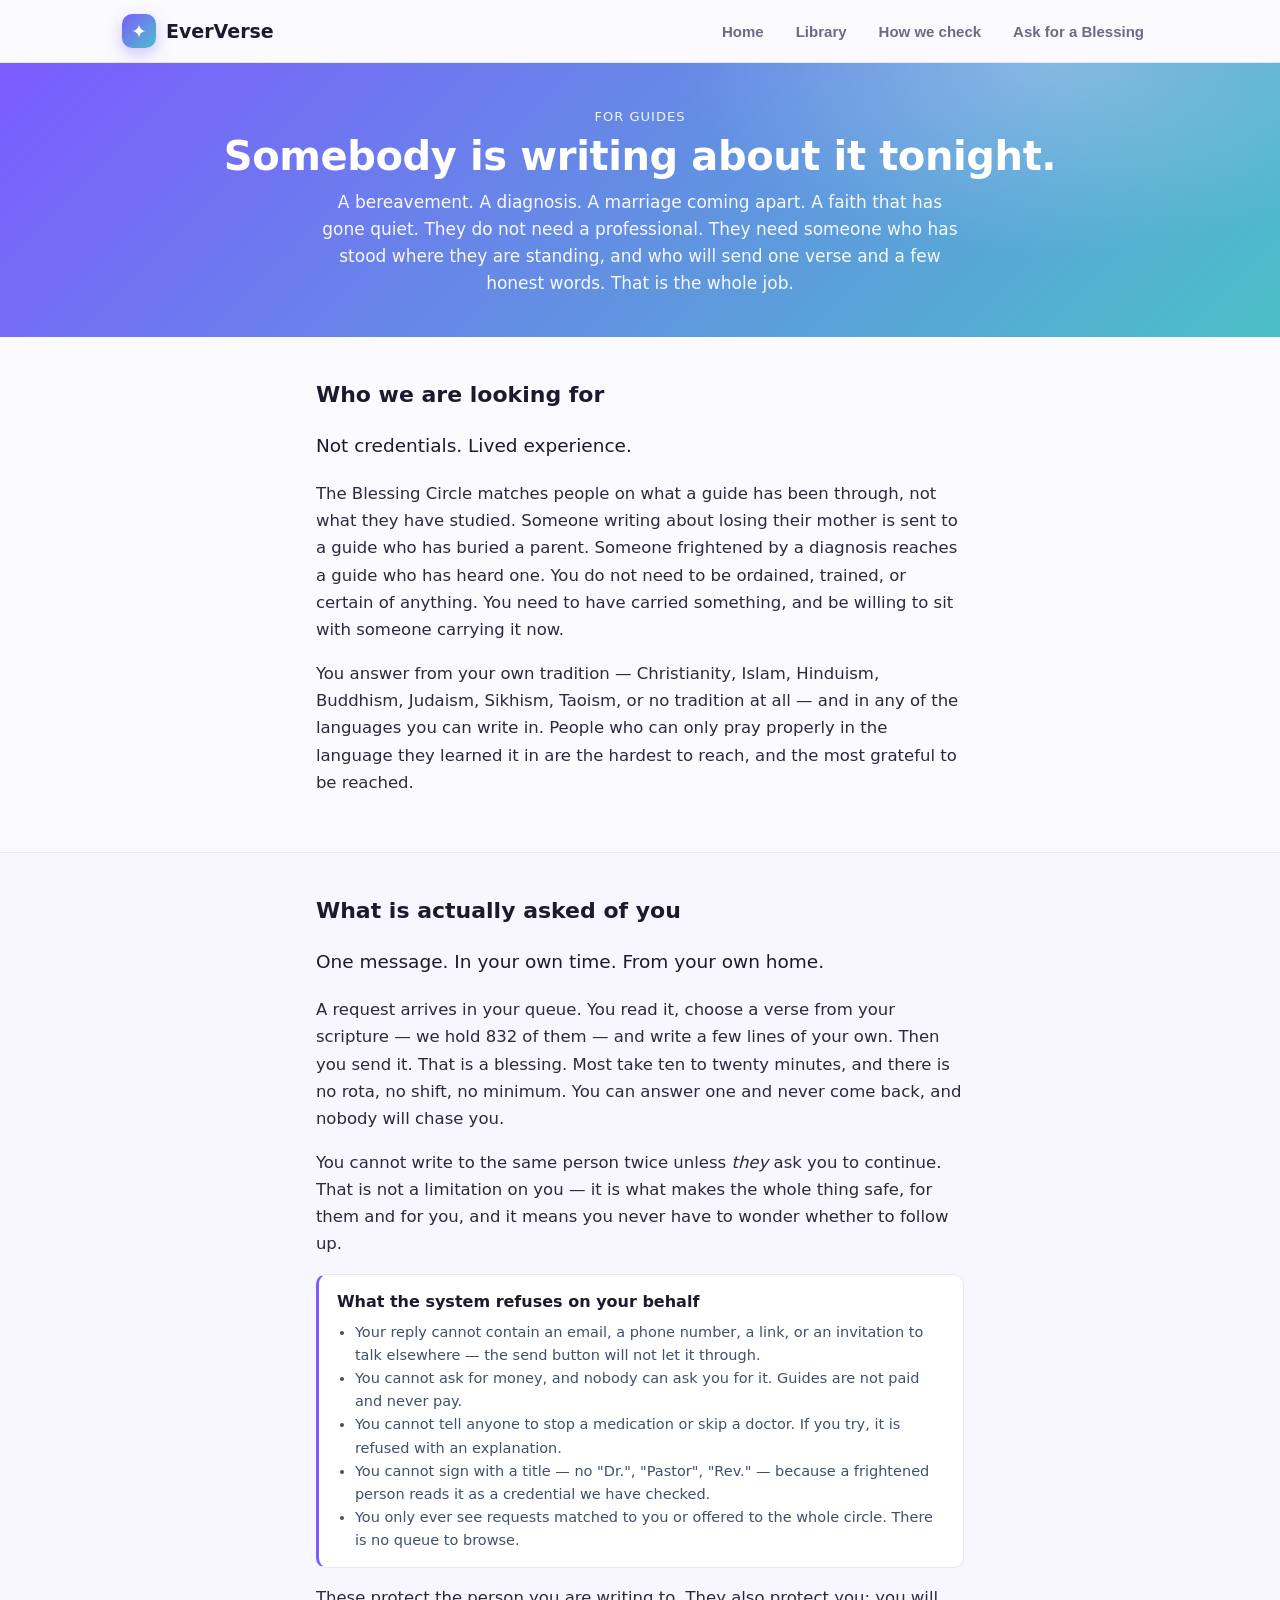
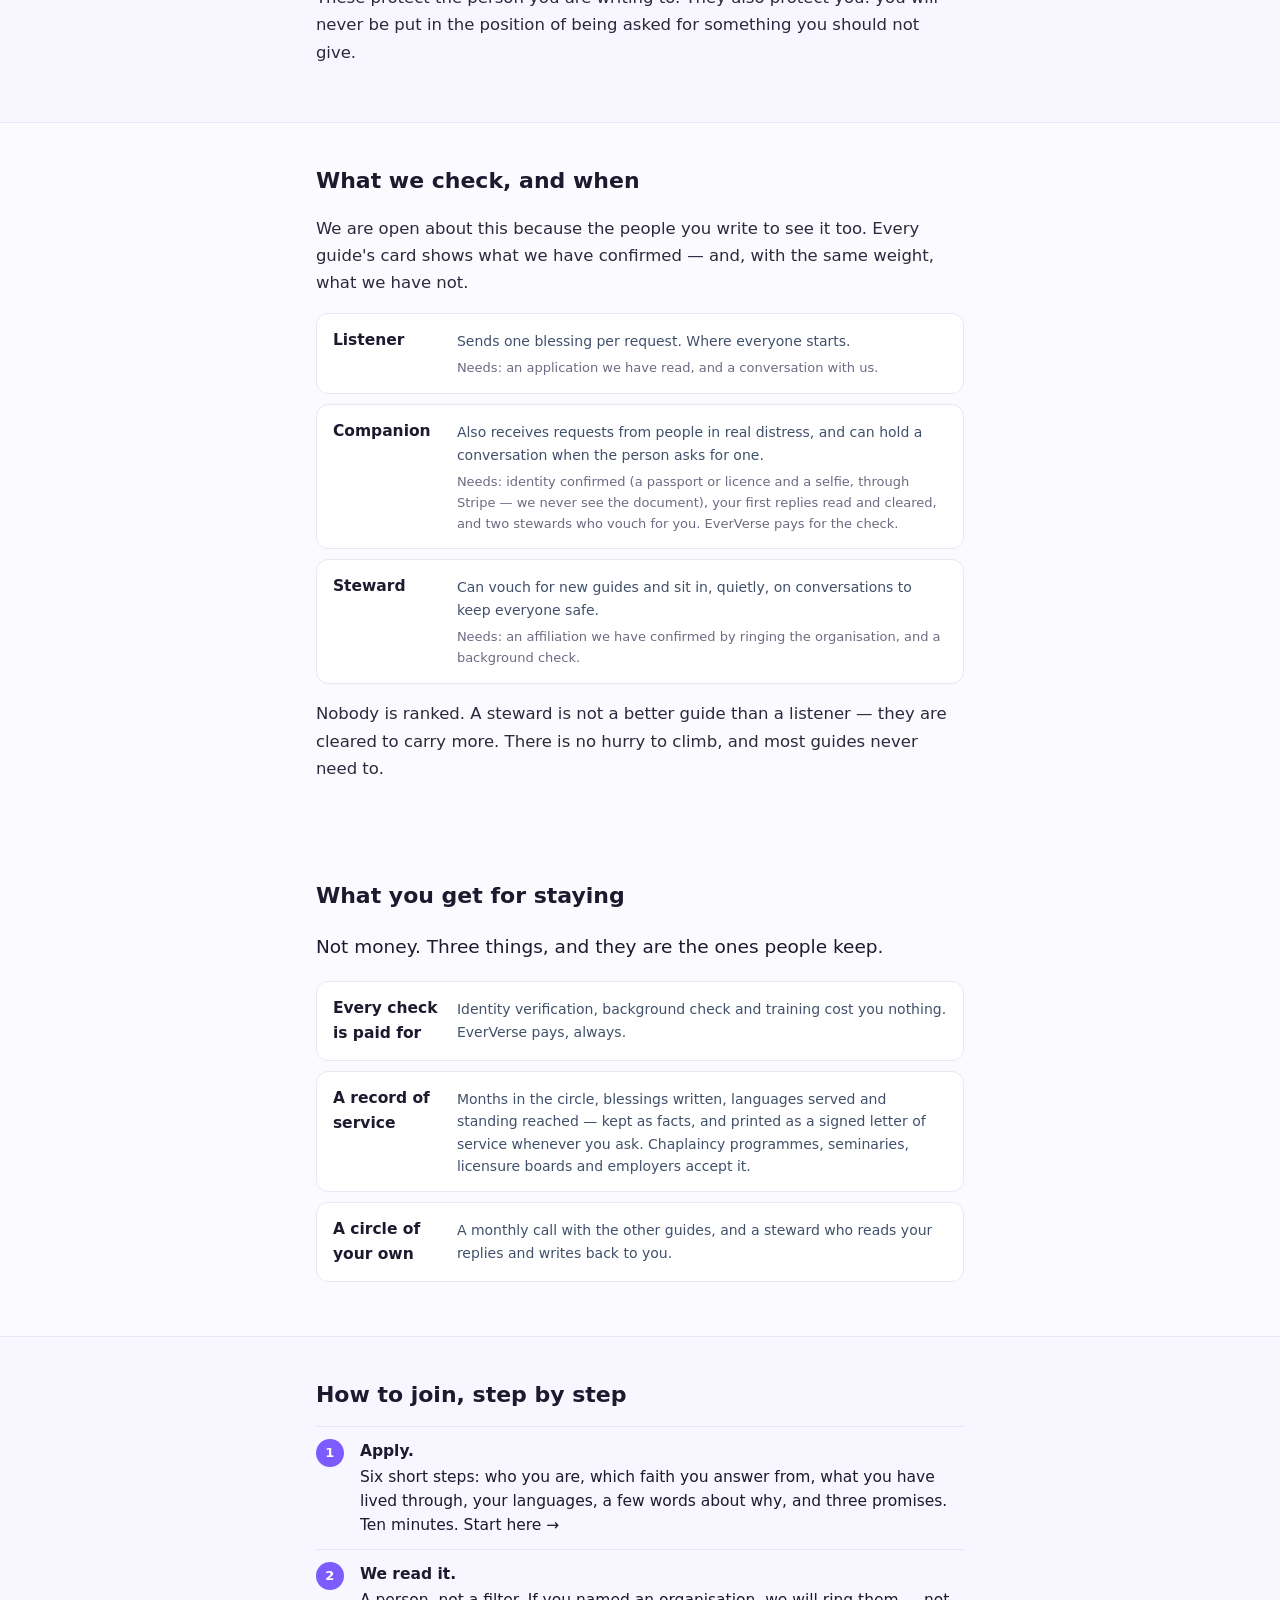
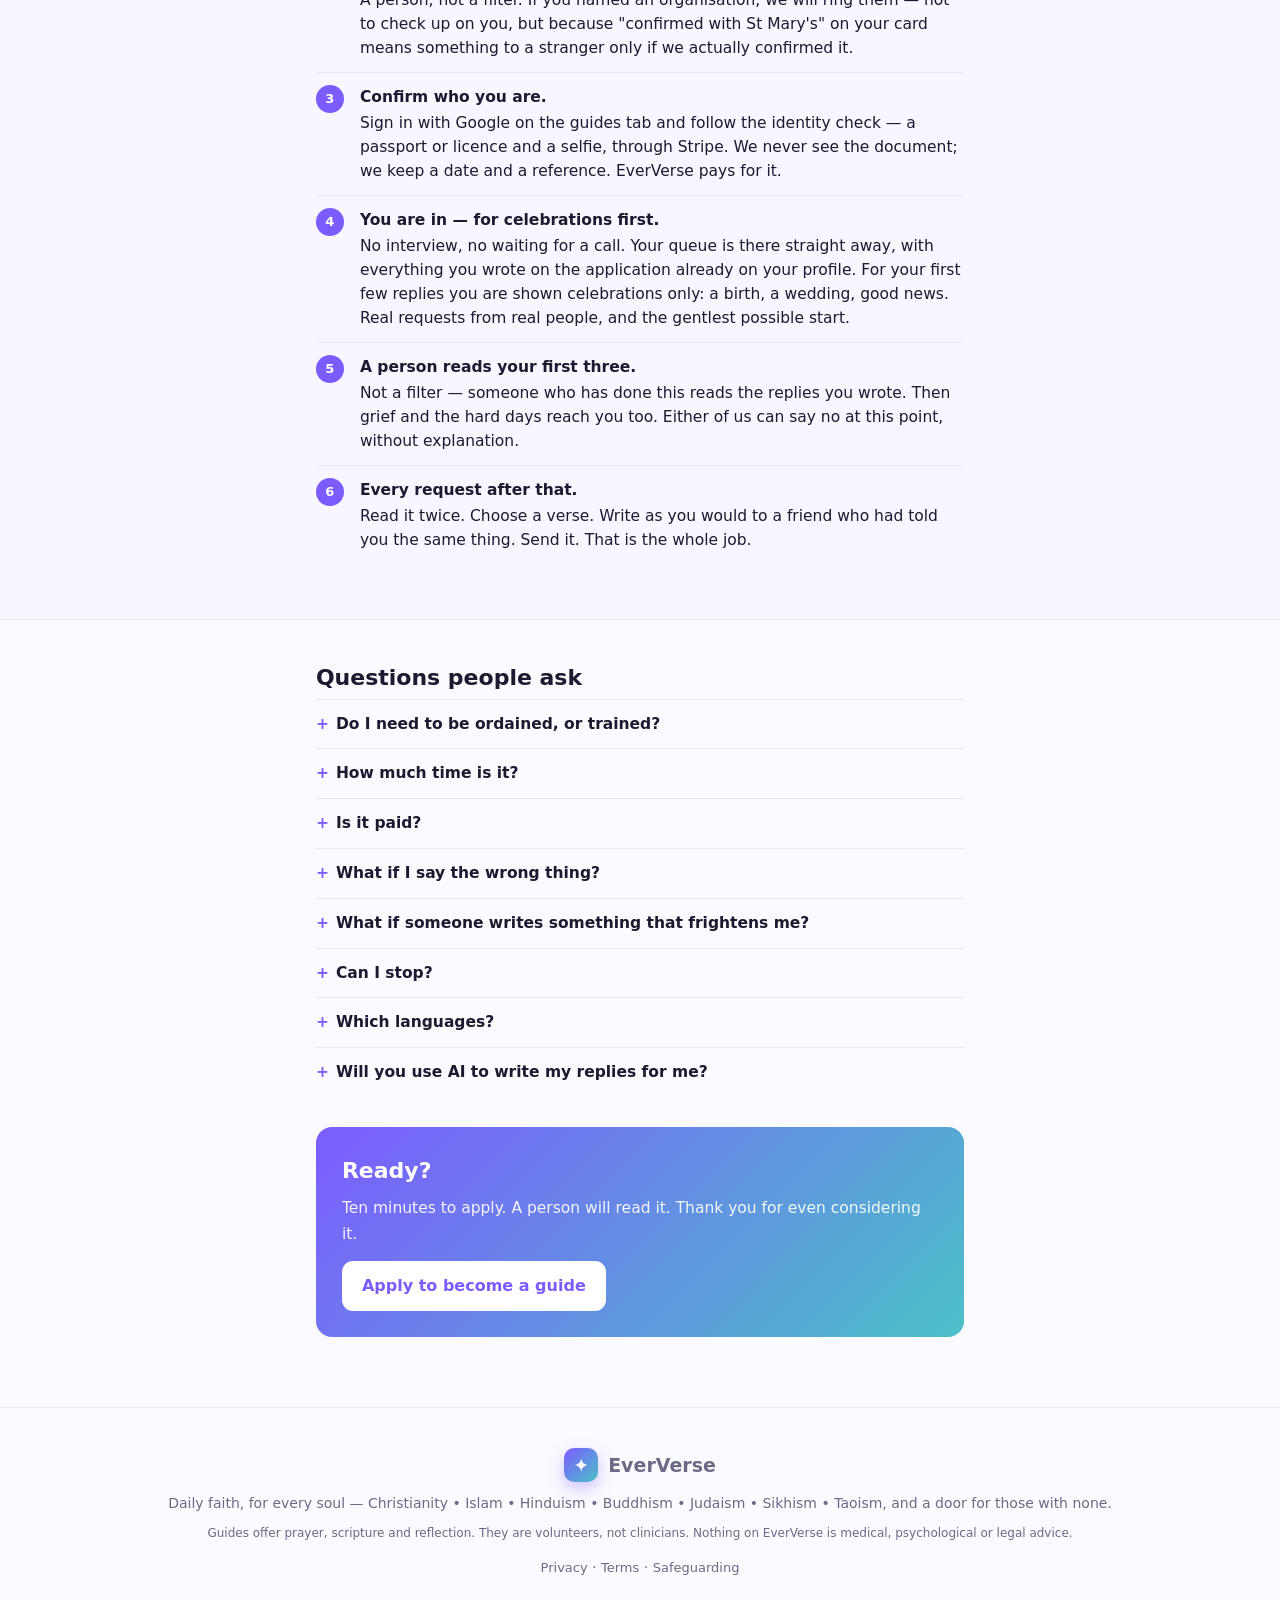
<file: guides.html>
<!doctype html>
<html lang="en">
<head>
  <meta charset="utf-8">
  <meta name="viewport" content="width=device-width, initial-scale=1">
  <title>Become a guide — EverVerse</title>
  <meta name="description" content="One message, in your own time, to someone going through what you have been through. How the Blessing Circle works for guides, what we check, and how to apply.">
  <link rel="icon" href="icons/icon-192.png">
  <link rel="stylesheet" href="site.css">
  <style>
    .gpage .hero p{max-width:60ch}
    .gsec{max-width:68ch}
    .gsec p{font-size:16.5px;line-height:1.65;color:#2b2a3d}
    .gsec .lead{font-size:18.5px;color:var(--ink)}
    .ladder{display:grid;gap:10px;margin:14px 0}
    .rung{background:#fff;border:1px solid var(--line);border-radius:12px;padding:14px 16px;display:grid;grid-template-columns:110px 1fr;gap:14px;align-items:start}
    .rung b{font-size:15.5px}
    .rung .can{font-size:14px;color:#41506b;margin-top:2px}
    .rung .needs{font-size:13px;color:var(--muted);margin-top:6px}
    .stepsv{counter-reset:s;list-style:none;padding:0;margin:14px 0}
    .stepsv li{counter-increment:s;position:relative;padding:12px 0 12px 44px;border-top:1px solid var(--line);font-size:15.5px;line-height:1.55}
    .stepsv li:before{content:counter(s);position:absolute;left:0;top:12px;width:28px;height:28px;border-radius:50%;background:var(--accent);color:#fff;font-weight:800;font-size:13px;display:grid;place-items:center}
    .stepsv li b{display:block;margin-bottom:2px}
    .faq details{border-top:1px solid var(--line);padding:12px 0}
    .faq summary{font-weight:700;cursor:pointer;font-size:15.5px;list-style:none}
    .faq summary::-webkit-details-marker{display:none}
    .faq summary:before{content:"+";display:inline-block;width:20px;color:var(--accent);font-weight:800}
    .faq details[open] summary:before{content:"–"}
    .faq p{margin:8px 0 0 20px;font-size:15px;color:#41506b}
    .refuse{background:#fff;border:1px solid var(--line);border-left:3px solid var(--accent);border-radius:10px;padding:14px 18px;margin:14px 0}
    .refuse ul{margin:6px 0 0;padding-left:18px;font-size:14.5px;color:#41506b;line-height:1.6}
    .ctaband{background:linear-gradient(135deg,#7c5cff,#4bc0c8);color:#fff;border-radius:16px;padding:26px;margin:30px 0 10px}
    .ctaband h3{font-size:22px;margin:0 0 8px;color:#fff}
    .ctaband p{color:rgba(255,255,255,.92);margin:0 0 14px;font-size:15.5px}
    .ctaband a{display:inline-block;background:#fff;color:var(--accent);font-weight:800;padding:12px 20px;border-radius:11px;text-decoration:none}
    @media (max-width:600px){.rung{grid-template-columns:1fr}}
  </style>
  <script src="analytics.js"></script>
</head>
<body class="gpage">
  <header class="site">
    <div class="wrap bar">
      <a class="logo" href="index.html"><span class="mark">✦</span> EverVerse</a>
      <nav class="sections">
        <a href="index.html"><button>Home</button></a>
        <a href="library.html"><button>Library</button></a>
        <a href="trust.html"><button>How we check</button></a>
        <a href="blessing.html"><button>Ask for a Blessing</button></a>
      </nav>
    </div>
  </header>

  <section class="hero">
    <div class="wrap">
      <div class="today-date">For guides</div>
      <h1>Somebody is writing about it tonight.</h1>
      <p>A bereavement. A diagnosis. A marriage coming apart. A faith that has gone quiet. They do not need a professional. They need someone who has stood where they are standing, and who will send one verse and a few honest words. That is the whole job.</p>
    </div>
  </section>

  <section class="band">
    <div class="wrap gsec">
      <div class="section-title">Who we are looking for</div>
      <p class="lead">Not credentials. Lived experience.</p>
      <p>The Blessing Circle matches people on what a guide has been through, not what they have studied. Someone writing about losing their mother is sent to a guide who has buried a parent. Someone frightened by a diagnosis reaches a guide who has heard one. You do not need to be ordained, trained, or certain of anything. You need to have carried something, and be willing to sit with someone carrying it now.</p>
      <p>You answer from your own tradition — Christianity, Islam, Hinduism, Buddhism, Judaism, Sikhism, Taoism, or no tradition at all — and in any of the languages you can write in. People who can only pray properly in the language they learned it in are the hardest to reach, and the most grateful to be reached.</p>
    </div>
  </section>

  <section class="band" style="background:#f8f6ff;border-top:1px solid var(--line);border-bottom:1px solid var(--line)">
    <div class="wrap gsec">
      <div class="section-title">What is actually asked of you</div>
      <p class="lead">One message. In your own time. From your own home.</p>
      <p>A request arrives in your queue. You read it, choose a verse from your scripture — we hold 832 of them — and write a few lines of your own. Then you send it. That is a blessing. Most take ten to twenty minutes, and there is no rota, no shift, no minimum. You can answer one and never come back, and nobody will chase you.</p>
      <p>You cannot write to the same person twice unless <em>they</em> ask you to continue. That is not a limitation on you — it is what makes the whole thing safe, for them and for you, and it means you never have to wonder whether to follow up.</p>

      <div class="refuse">
        <b>What the system refuses on your behalf</b>
        <ul>
          <li>Your reply cannot contain an email, a phone number, a link, or an invitation to talk elsewhere — the send button will not let it through.</li>
          <li>You cannot ask for money, and nobody can ask you for it. Guides are not paid and never pay.</li>
          <li>You cannot tell anyone to stop a medication or skip a doctor. If you try, it is refused with an explanation.</li>
          <li>You cannot sign with a title — no "Dr.", "Pastor", "Rev." — because a frightened person reads it as a credential we have checked.</li>
          <li>You only ever see requests matched to you or offered to the whole circle. There is no queue to browse.</li>
        </ul>
      </div>
      <p>These protect the person you are writing to. They also protect you: you will never be put in the position of being asked for something you should not give.</p>
    </div>
  </section>

  <section class="band">
    <div class="wrap gsec">
      <div class="section-title">What we check, and when</div>
      <p>We are open about this because the people you write to see it too. Every guide's card shows what we have confirmed — and, with the same weight, what we have not.</p>
      <div class="ladder">
        <div class="rung"><b>Listener</b><div>
          <div class="can">Sends one blessing per request. Where everyone starts.</div>
          <div class="needs">Needs: an application we have read, and a conversation with us.</div></div></div>
        <div class="rung"><b>Companion</b><div>
          <div class="can">Also receives requests from people in real distress, and can hold a conversation when the person asks for one.</div>
          <div class="needs">Needs: identity confirmed (a passport or licence and a selfie, through Stripe — we never see the document), your first replies read and cleared, and two stewards who vouch for you. EverVerse pays for the check.</div></div></div>
        <div class="rung"><b>Steward</b><div>
          <div class="can">Can vouch for new guides and sit in, quietly, on conversations to keep everyone safe.</div>
          <div class="needs">Needs: an affiliation we have confirmed by ringing the organisation, and a background check.</div></div></div>
      </div>
      <p>Nobody is ranked. A steward is not a better guide than a listener — they are cleared to carry more. There is no hurry to climb, and most guides never need to.</p>
    </div>
  </section>

  <section class="band">
    <div class="wrap gsec">
      <div class="section-title">What you get for staying</div>
      <p class="lead">Not money. Three things, and they are the ones people keep.</p>
      <div class="ladder">
        <div class="rung"><b>Every check is paid for</b><div>
          <div class="can">Identity verification, background check and training cost you nothing. EverVerse pays, always.</div></div></div>
        <div class="rung"><b>A record of service</b><div>
          <div class="can">Months in the circle, blessings written, languages served and standing reached — kept as facts, and printed as a signed letter of service whenever you ask. Chaplaincy programmes, seminaries, licensure boards and employers accept it.</div></div></div>
        <div class="rung"><b>A circle of your own</b><div>
          <div class="can">A monthly call with the other guides, and a steward who reads your replies and writes back to you.</div></div></div>
      </div>
    </div>
  </section>

  <section class="band" style="background:#f8f6ff;border-top:1px solid var(--line);border-bottom:1px solid var(--line)">
    <div class="wrap gsec">
      <div class="section-title">How to join, step by step</div>
      <ol class="stepsv">
        <li><b>Apply.</b> Six short steps: who you are, which faith you answer from, what you have lived through, your languages, a few words about why, and three promises. Ten minutes. <a href="blessing.html?v=guide">Start here →</a></li>
        <li><b>We read it.</b> A person, not a filter. If you named an organisation, we will ring them — not to check up on you, but because "confirmed with St Mary's" on your card means something to a stranger only if we actually confirmed it.</li>
        <li><b>Confirm who you are.</b> Sign in with Google on the guides tab and follow the identity check — a passport or licence and a selfie, through Stripe. We never see the document; we keep a date and a reference. EverVerse pays for it.</li>
        <li><b>You are in — for celebrations first.</b> No interview, no waiting for a call. Your queue is there straight away, with everything you wrote on the application already on your profile. For your first few replies you are shown celebrations only: a birth, a wedding, good news. Real requests from real people, and the gentlest possible start.</li>
        <li><b>A person reads your first three.</b> Not a filter — someone who has done this reads the replies you wrote. Then grief and the hard days reach you too. Either of us can say no at this point, without explanation.</li>
        <li><b>Every request after that.</b> Read it twice. Choose a verse. Write as you would to a friend who had told you the same thing. Send it. That is the whole job.</li>
      </ol>
    </div>
  </section>

  <section class="band">
    <div class="wrap gsec faq">
      <div class="section-title">Questions people ask</div>
      <details><summary>Do I need to be ordained, or trained?</summary><p>No. Lived experience is what we match on, and it is the one thing that cannot be faked well. Clergy and chaplains are very welcome, and are held to exactly the same rules as everyone else.</p></details>
      <details><summary>How much time is it?</summary><p>Ten to twenty minutes per blessing, when you have it. There is no minimum and no schedule. Twelve a day is the maximum, because this work goes badly when it is rushed.</p></details>
      <details><summary>Is it paid?</summary><p>No. Guides are volunteers, and every check — identity, background — is paid for by EverVerse, never by you. You do get a signed letter of service whenever you ask for one. Gifts from the public go to charities of each faith, not to guides, and you will never know whether anyone you wrote to gave anything — that is deliberate.</p></details>
      <details><summary>What if I say the wrong thing?</summary><p>You will be writing to someone who chose to hear from a person, not a professional. Honesty lands better than polish. The system catches the genuinely dangerous things before you send; the rest is grace, on both sides.</p></details>
      <details><summary>What if someone writes something that frightens me?</summary><p>Requests that suggest real danger are shown local crisis lines before they reach anyone, and are routed only to companions and stewards — never to a new guide. You can also report any request with one tap, and a person reads it.</p></details>
      <details><summary>Can I stop?</summary><p>Any time. Untick "available" on your profile and nothing more arrives. Nobody will ask why.</p></details>
      <details><summary>Which languages?</summary><p>Thirty-five, including Spanish, Portuguese, Hindi, Urdu, Punjabi, Gujarati, Tamil, Bengali, Marathi, Malayalam, Nepali, Sinhala, Arabic, Persian, Hebrew, Indonesian, Malay, Filipino, Thai, Japanese, Korean, Swahili, Amharic, Hausa, Yoruba and Zulu. Requests are matched to guides who write the same language. If you can write in a language other than English, you are especially needed.</p></details>
      <details><summary>Will you use AI to write my replies for me?</summary><p>Never. No blessing on EverVerse is written or suggested by a machine, and we say so to every person who asks. Your words are the entire point.</p></details>

      <div class="ctaband">
        <h3>Ready?</h3>
        <p>Ten minutes to apply. A person will read it. Thank you for even considering it.</p>
        <a href="blessing.html?v=guide">Apply to become a guide</a>
      </div>
    </div>
  </section>

  <footer class="site">
    <div class="wrap">
      <div class="logo" style="justify-content:center;margin-bottom:10px;"><span class="mark">✦</span> EverVerse</div>
      <div>Daily faith, for every soul — Christianity • Islam • Hinduism • Buddhism • Judaism • Sikhism • Taoism, and a door for those with none.</div>
      <div class="lic-note">Guides offer prayer, scripture and reflection. They are volunteers, not clinicians. Nothing on EverVerse is medical, psychological or legal advice.</div>
      <div style="margin-top:12px;"><a href="privacy.html" style="color:var(--muted);font-size:13px;">Privacy</a> · <a href="terms.html" style="color:var(--muted);font-size:13px;">Terms</a> · <a href="safeguarding.html" style="color:var(--muted);font-size:13px;">Safeguarding</a></div>
    </div>
  </footer>
</body>
</html>
</file>
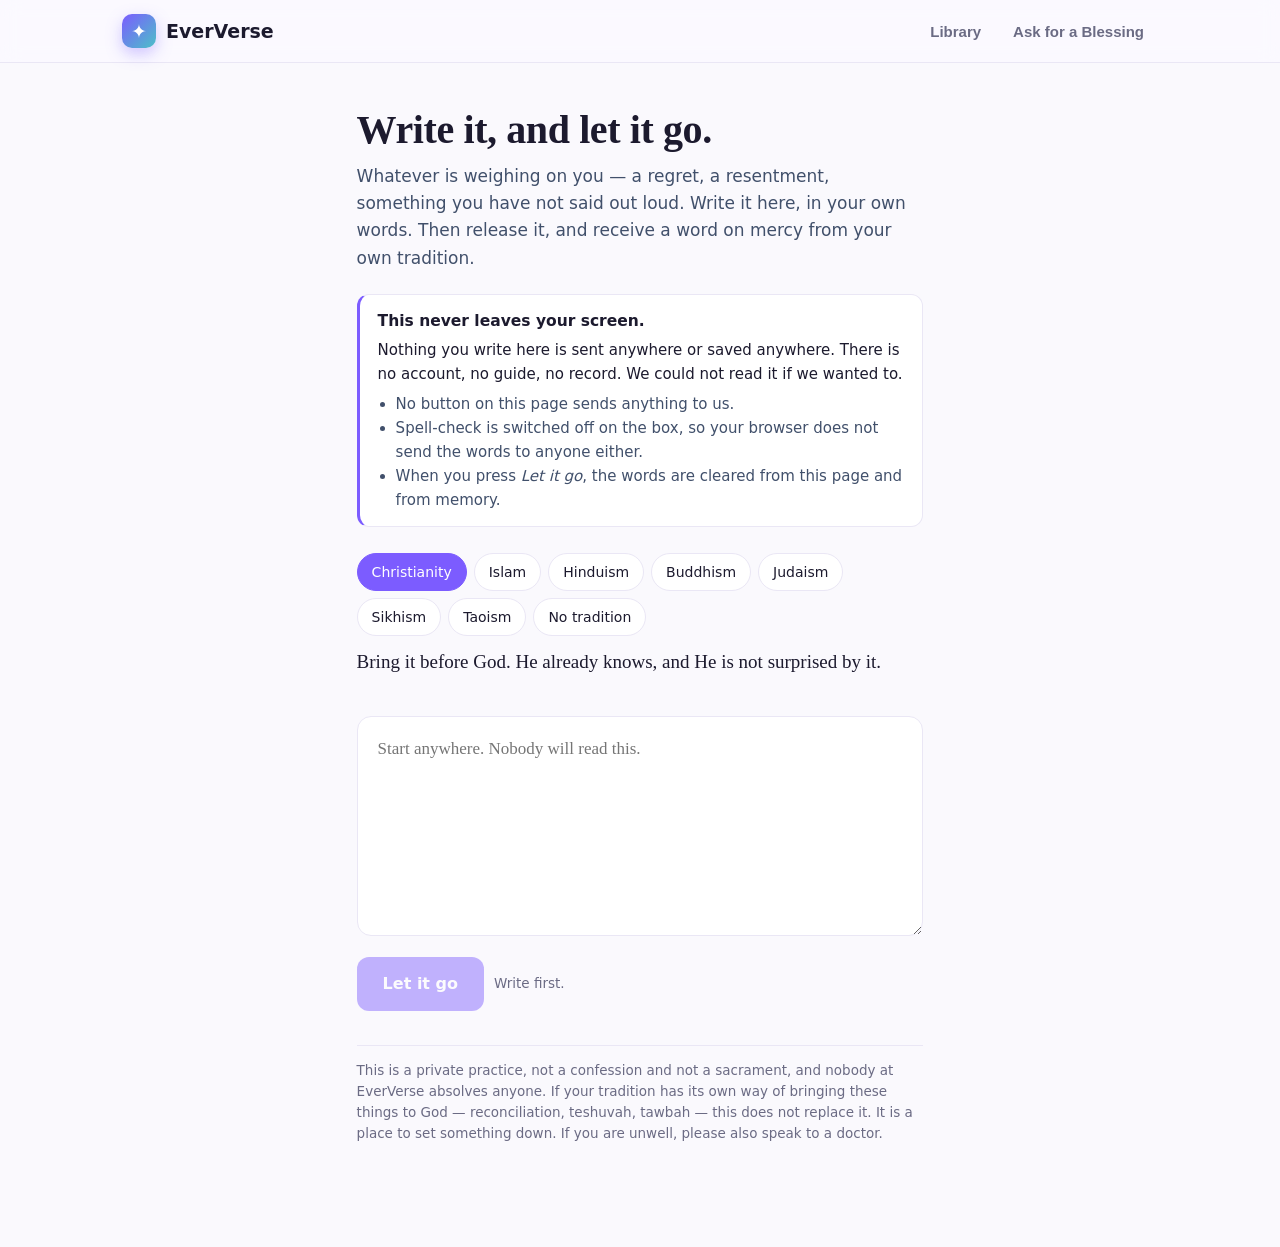
<file: letgo.html>
<!doctype html>
<html lang="en">
<head>
  <meta charset="utf-8">
  <meta name="viewport" content="width=device-width, initial-scale=1">
  <title>Let it go — EverVerse</title>
  <meta name="description" content="Write what is weighing on you. It never leaves your screen — nothing is sent, nothing is saved. Then let it go, and receive a verse on mercy from your own tradition.">
  <meta name="robots" content="noindex">
  <link rel="icon" href="icons/icon-192.png">
  <link rel="stylesheet" href="site.css">
  <style>
    /* A ritual, not a form. One column, a lot of air, nothing else on the page. */
    body{background:#faf9fd}
    .lg{max-width:60ch;margin:0 auto;padding:44px 22px 90px}
    .lg h1{font-family:Georgia,'Times New Roman',serif;font-size:clamp(30px,5vw,40px);line-height:1.15;margin:0 0 10px;letter-spacing:-.01em}
    .lg .lede{font-size:17px;color:#41506b;line-height:1.6;margin:0 0 22px}
    /* the promise is the point; it is not small print */
    .vow{border:1px solid var(--line);border-left:3px solid var(--accent);background:#fff;border-radius:12px;padding:14px 18px;margin:0 0 26px;font-size:15px;line-height:1.6;color:var(--ink)}
    .vow b{display:block;margin-bottom:4px;font-size:15.5px}
    .vow ul{margin:6px 0 0;padding-left:18px;color:#41506b}
    .faiths{display:flex;flex-wrap:wrap;gap:7px;margin:0 0 12px}
    .faiths button{background:#fff;border:1px solid var(--line);border-radius:999px;padding:7px 14px;font:inherit;font-size:14px;cursor:pointer;color:var(--ink)}
    .faiths button[aria-checked="true"]{background:var(--accent);color:#fff;border-color:var(--accent)}
    .frame{font-family:Georgia,serif;font-size:19px;line-height:1.5;color:var(--ink);margin:6px 0 18px;min-height:2.6em}
    .paper{position:relative}
    textarea{width:100%;min-height:220px;font:17px/1.65 Georgia,'Times New Roman',serif;padding:18px 20px;border:1px solid var(--line);border-radius:14px;background:#fff;color:var(--ink);resize:vertical;box-sizing:border-box}
    textarea:focus{outline:2px solid var(--accent);outline-offset:2px}
    .rowx{display:flex;gap:10px;align-items:center;flex-wrap:wrap;margin-top:14px}
    .go{background:var(--accent);color:#fff;border:0;border-radius:12px;padding:14px 26px;font:inherit;font-weight:800;font-size:16px;cursor:pointer}
    .go:disabled{opacity:.45;cursor:default}
    .hint{font-size:13.5px;color:var(--muted)}
    /* the release: the words lift and thin out, then are gone */
    .ghost{position:absolute;inset:0;padding:18px 20px;font:17px/1.65 Georgia,serif;color:var(--ink);white-space:pre-wrap;overflow-wrap:anywhere;pointer-events:none;overflow:hidden;border-radius:14px}
    .ghost.away{animation:away 1.9s ease-in forwards}
    @keyframes away{0%{opacity:1;transform:translateY(0);filter:blur(0)}60%{opacity:.35;filter:blur(1px)}100%{opacity:0;transform:translateY(-38px);filter:blur(6px)}}
    @media (prefers-reduced-motion:reduce){.ghost.away{animation:none;opacity:0}}
    .after{display:none;margin-top:28px}
    .after.on{display:block}
    .gone{font-family:Georgia,serif;font-size:22px;color:var(--ink);margin:0 0 4px}
    .kept{font-size:14.5px;color:var(--muted);margin:0 0 22px}
    .verse{background:#fff;border:1px solid var(--line);border-radius:16px;padding:24px 26px}
    .verse .v{font-family:Georgia,serif;font-size:21px;line-height:1.5;color:var(--ink);margin:0 0 8px}
    .verse .ref{font-size:14px;color:var(--muted)}
    .next{margin-top:22px;font-size:15px;color:#41506b;line-height:1.6}
    .next a{color:var(--accent);font-weight:600}
    .help{border:2px solid #c4483c;background:#fdf1ef;border-radius:14px;padding:18px 20px;margin:18px 0;display:none}
    .help.on{display:block}
    .help h3{font-family:Georgia,serif;font-size:19px;margin:0 0 8px;color:#9c3427}
    .help p{margin:0 0 10px;font-size:15px;color:#5c2620;line-height:1.55}
    .help .num{font-size:24px;font-weight:800;color:#9c3427;display:block;margin:4px 0}
    .help a{color:#9c3427;font-weight:700}
    .quiet{margin-top:34px;padding-top:14px;border-top:1px solid var(--line);font-size:13.5px;color:var(--muted);line-height:1.55}
  </style>
  <script src="analytics.js"></script>
</head>
<body>
  <header class="site">
    <div class="wrap bar">
      <a class="logo" href="index.html"><span class="mark">✦</span> EverVerse</a>
      <nav class="sections">
        <a href="library.html"><button>Library</button></a>
        <a href="blessing.html"><button>Ask for a Blessing</button></a>
      </nav>
    </div>
  </header>

  <main class="lg">
    <h1>Write it, and let it go.</h1>
    <p class="lede">Whatever is weighing on you — a regret, a resentment, something you have not said out loud. Write it here, in your own words. Then release it, and receive a word on mercy from your own tradition.</p>

    <div class="vow">
      <b>This never leaves your screen.</b>
      Nothing you write here is sent anywhere or saved anywhere. There is no account, no guide, no record. We could not read it if we wanted to.
      <ul>
        <li>No button on this page sends anything to us.</li>
        <li>Spell-check is switched off on the box, so your browser does not send the words to anyone either.</li>
        <li>When you press <em>Let it go</em>, the words are cleared from this page and from memory.</li>
      </ul>
    </div>

    <div class="faiths" id="faiths" role="radiogroup" aria-label="Your tradition"></div>
    <p class="frame" id="frame"></p>

    <div class="paper">
      <textarea id="box" autocomplete="off" autocorrect="off" autocapitalize="sentences" spellcheck="false" data-gramm="false" data-lt-active="false" placeholder="Start anywhere. Nobody will read this."></textarea>
      <div class="ghost" id="ghost" aria-hidden="true"></div>
    </div>
    <div class="rowx">
      <button class="go" id="go" disabled>Let it go</button>
      <span class="hint" id="count">Write first.</span>
    </div>

    <div class="help" id="help" aria-live="polite">
      <h3>Before you let it go — please read this.</h3>
      <p>Some of what you have written suggests you may be in real danger right now. Nothing here has been sent to anyone, and it will not be. But a verse is not enough for this. Please talk to someone trained, today.</p>
      <div id="help-body"></div>
    </div>

    <div class="after" id="after" aria-live="polite">
      <p class="gone">It is gone.</p>
      <p class="kept">Nothing was kept. Not here, not anywhere.</p>
      <div class="verse"><div class="v" id="vtext"></div><div class="ref" id="vref"></div></div>
      <p class="next">If you would rather a person wrote back to you about this — someone from your tradition who has carried something too — <a href="blessing.html">the Blessing Circle is here</a>. That is a different door, and it is always open.</p>
      <div class="rowx"><button class="go" id="again" style="background:#fff;color:var(--accent);border:1px solid var(--line)">Write something else</button></div>
    </div>

    <p class="quiet">This is a private practice, not a confession and not a sacrament, and nobody at EverVerse absolves anyone. If your tradition has its own way of bringing these things to God — reconciliation, teshuvah, tawbah — this does not replace it. It is a place to set something down. If you are unwell, please also speak to a doctor.</p>
  </main>

  <script src="verses.js"></script>
  <script src="world.js"></script>
  <script src="safety-lang.js"></script>
  <script>
  (function(){
    "use strict";
    const $ = (id) => document.getElementById(id);
    const esc = (t) => String(t == null ? "" : t).replace(/[&<>"']/g, (c) => ({"&":"&amp;","<":"&lt;",">":"&gt;",'"':"&quot;","'":"&#39;"}[c]));

    /* Framing per tradition. Gentle, and careful: none of these claims to
       forgive, absolve, or stand in for anything. They say where to bring it. */
    const FAITHS = [
      ["christian","Christianity",["Bible"],
        "Bring it before God. He already knows, and He is not surprised by it."],
      ["islam","Islam",["Quran"],
        "Turn to Him. What you bring to God, He conceals — and His mercy is wider than what you carry."],
      ["hindu","Hinduism",["Gita"],
        "Set it down before the Divine. What is offered honestly is received."],
      ["buddhist","Buddhism",["Dhammapada","Tripitaka"],
        "Look at it clearly, without adding to it. Then let it pass, as everything does."],
      ["jewish","Judaism",["Torah"],
        "Turn. Teshuvah begins with saying it plainly — to yourself, and to God."],
      ["sikh","Sikhism",["Sikh"],
        "Lay it at the feet of the Guru. Ardas is spoken from the heart, and the heart is not judged for speaking."],
      ["taoist","Taoism",["Tao"],
        "Name it. Then loosen your grip. Water does not hold on to the stone."],
      ["none","No tradition",["Wisdom"],
        "Say it plainly, to no one. Then let it go."],
    ];

    /* The verse that comes after. Hand-picked for mercy, release and beginning
       again — by reference, so nothing here depends on a topic tag. If a
       reference is ever missing from the library, the fallback is a comfort
       verse from the same tradition, never a blank. */
    const AFTER = {
      christian: ["Lamentations 3:22-23","Matthew 11:28","Micah 6:8","Isaiah 40:31","Psalm 91:1"],
      islam:     ["Qur'an 39:53","Qur'an 2:286","Qur'an 23:118","Qur'an 13:28","Qur'an 7:56"],
      hindu:     ["Bhagavad Gita 2:22","Bhagavad Gita 12:8","Bhagavad Gita 6:35","Bhagavad Gita 12:13-14"],
      buddhist:  ["Dhammapada 348","Dhammapada 173","Dhammapada 290","Sallatha Sutta","Dhammapada 368"],
      jewish:    ["Exodus 33:14","Genesis 50:20","Numbers 6:24-26","Genesis 28:16"],
      sikh:      ["Guru Granth Sahib (Guru Nanak II)","Guru Granth Sahib (Guru Amar Das)","Guru Granth Sahib, Ang 293"],
      taoist:    ["Tao Te Ching 8","Tao Te Ching 2","Tao Te Ching 63","Tao Te Ching 67"],
      none:      ["On beginning again","On rest","Lao Tzu"],
    };

    const db = (typeof VERSE_DB !== "undefined") ? VERSE_DB : [];
    let faith = (function(){ try { return localStorage.getItem("ev-letgo-faith") || "christian"; } catch (e) { return "christian"; } })();

    function drawFaiths(){
      $("faiths").innerHTML = FAITHS.map(([k, l]) =>
        '<button type="button" role="radio" aria-checked="' + (k === faith ? "true" : "false") + '" data-f="' + k + '">' + esc(l) + '</button>').join("");
      $("faiths").querySelectorAll("[data-f]").forEach((b) => b.onclick = () => {
        faith = b.dataset.f;
        try { localStorage.setItem("ev-letgo-faith", faith); } catch (e) {}   // only the faith, never the words
        drawFaiths();
      });
      const f = FAITHS.find((x) => x[0] === faith) || FAITHS[0];
      $("frame").textContent = f[3];
    }
    drawFaiths();

    function verseAfter(){
      const f = FAITHS.find((x) => x[0] === faith) || FAITHS[0];
      const refs = AFTER[faith] || [];
      const found = refs.map((r) => db.find((v) => v.ref === r)).filter(Boolean);
      const pool = found.length ? found : db.filter((v) => f[2].indexOf(v.faith) !== -1 && v.topic === "comfort");
      return pool.length ? pool[Math.floor(Math.random() * pool.length)] : null;
    }

    const box = $("box"), go = $("go"), count = $("count");
    box.addEventListener("input", () => {
      const n = box.value.trim().length;
      go.disabled = n < 3;
      count.textContent = n < 3 ? "Write first." : n + " characters, seen by nobody.";
      // Even here, with nothing sent, someone in danger should see help. The
      // check runs on the device; the text still goes nowhere. There is no
      // language picker on this page, and a false positive costs nothing —
      // it shows a helpline, it refuses nothing — so every language is
      // checked, not just English.
      const danger = (typeof hitsCrisis === "function" && typeof LANG_SAFETY !== "undefined")
        && Object.keys(LANG_SAFETY).some((l) => hitsCrisis(box.value, l));
      $("help").classList.toggle("on", !!danger);
      if (danger && typeof crisisHelp === "function" && !$("help-body").innerHTML) {
        const h = crisisHelp(typeof countryOf === "function" ? countryOf() : null);
        let html = "";
        if (h.line) html += '<p><b>' + esc(h.name) + '</b>' + (h.note ? " — " + esc(h.note) : "") + '<span class="num">' + esc(h.line) + '</span>' +
          (h.chat ? '<a href="' + esc(h.chat) + '" target="_blank" rel="noopener">Or chat with them online →</a>' : '') +
          (h.site ? ' <a href="' + esc(h.site) + '" target="_blank" rel="noopener">Their website →</a>' : '') + '</p>';
        html += '<p><a href="' + HELP_DIRECTORY.url + '" target="_blank" rel="noopener">' + esc(HELP_DIRECTORY.label) + '</a></p>';
        if (h.emergency) html += '<p>If someone is in immediate danger, call ' + esc(h.emergency) + '.</p>';
        $("help-body").innerHTML = html;
      }
    });

    go.addEventListener("click", () => {
      const text = box.value;
      if (text.trim().length < 3) return;
      // Show the words leaving, then remove every copy we hold.
      const ghost = $("ghost");
      ghost.textContent = text;
      box.value = "";
      box.style.color = "transparent";
      ghost.classList.add("away");
      go.disabled = true;
      const finish = () => {
        ghost.textContent = "";
        ghost.classList.remove("away");
        box.style.color = "";
        box.value = "";
        count.textContent = "Write first.";
        const v = verseAfter();
        $("vtext").textContent = v ? "“" + v.text + "”" : "Be gentle with yourself today.";
        $("vref").textContent = v ? v.ref : "";
        $("after").classList.add("on");
        $("after").scrollIntoView({ behavior: "smooth", block: "start" });
      };
      const reduced = window.matchMedia && matchMedia("(prefers-reduced-motion: reduce)").matches;
      setTimeout(finish, reduced ? 50 : 1950);
    });

    $("again").addEventListener("click", () => {
      $("after").classList.remove("on");
      $("help").classList.remove("on");
      box.focus();
      window.scrollTo({ top: 0, behavior: "smooth" });
    });

    // Belt and braces: if the tab is hidden or closed mid-write, clear the box
    // so no browser restores it on the way back.
    window.addEventListener("pagehide", () => { box.value = ""; });
    window.addEventListener("beforeunload", () => { box.value = ""; });
  })();
  </script>
</body>
</html>
</file>
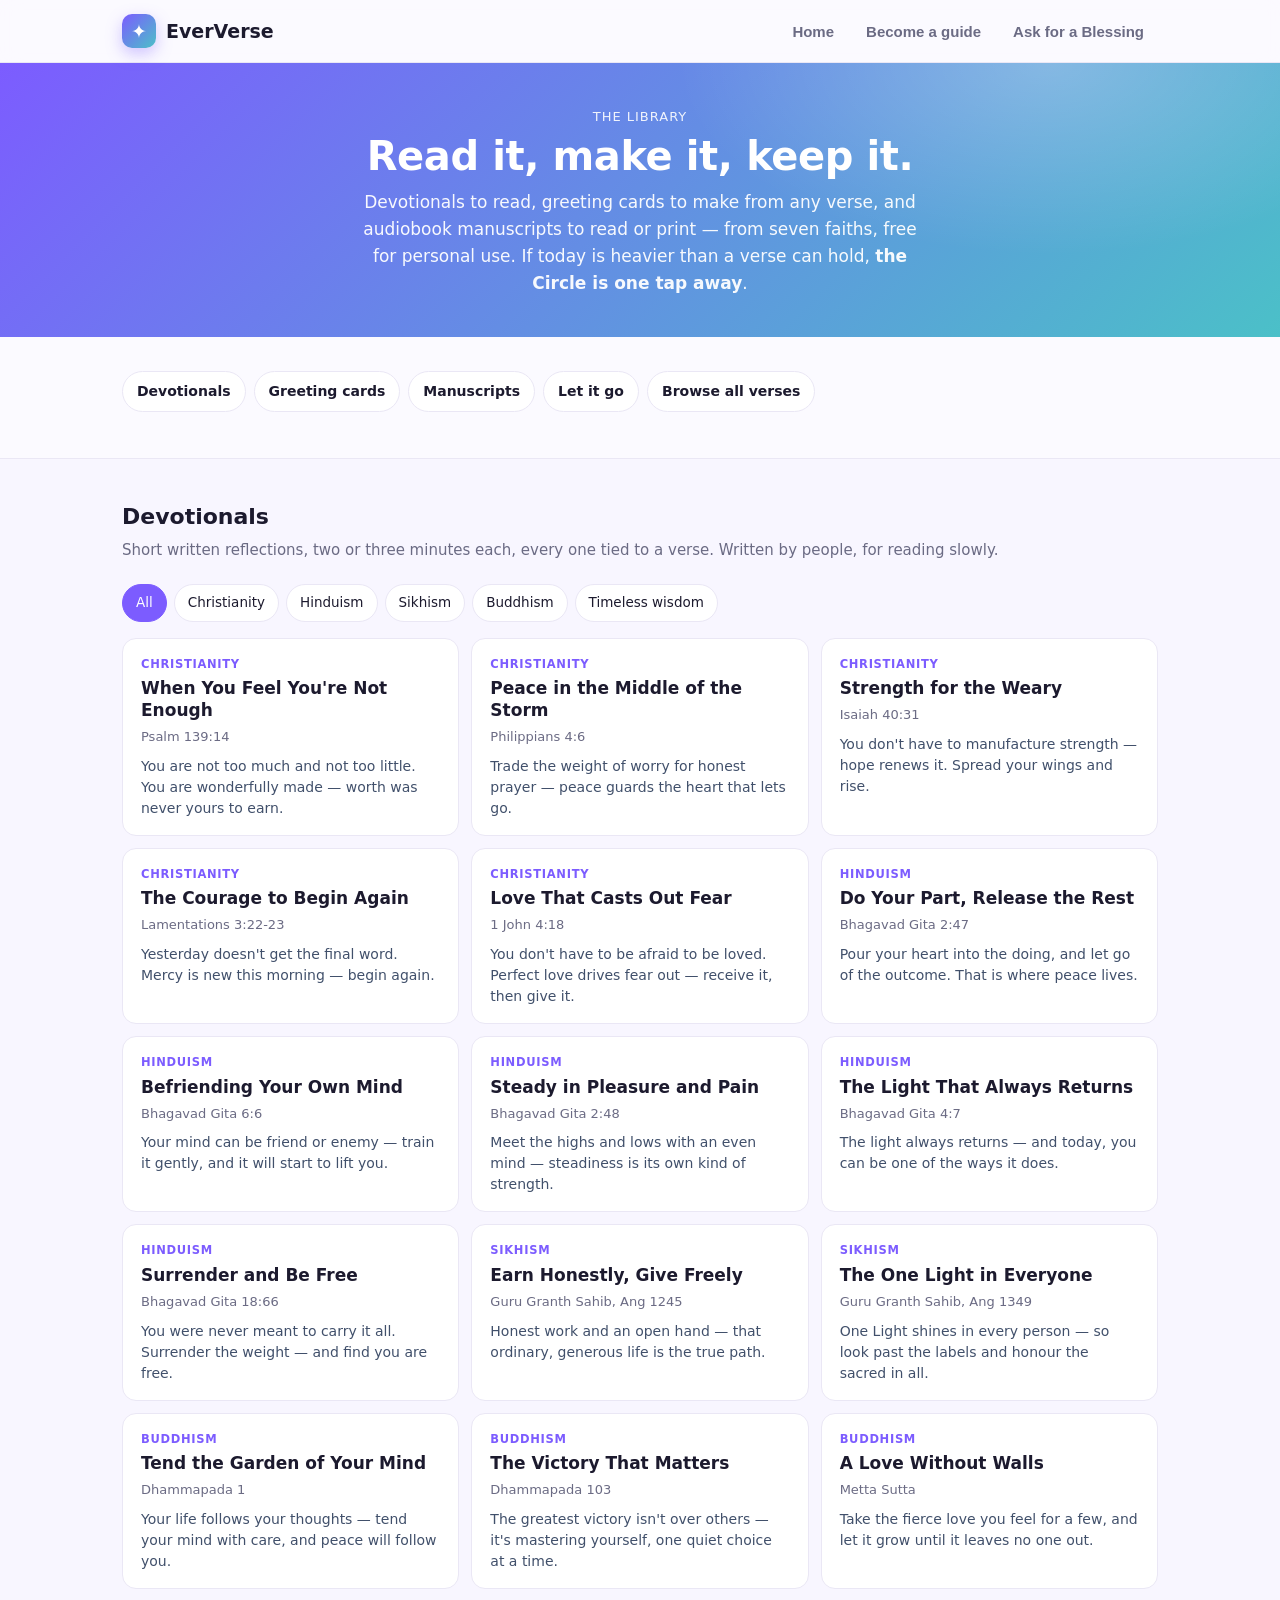
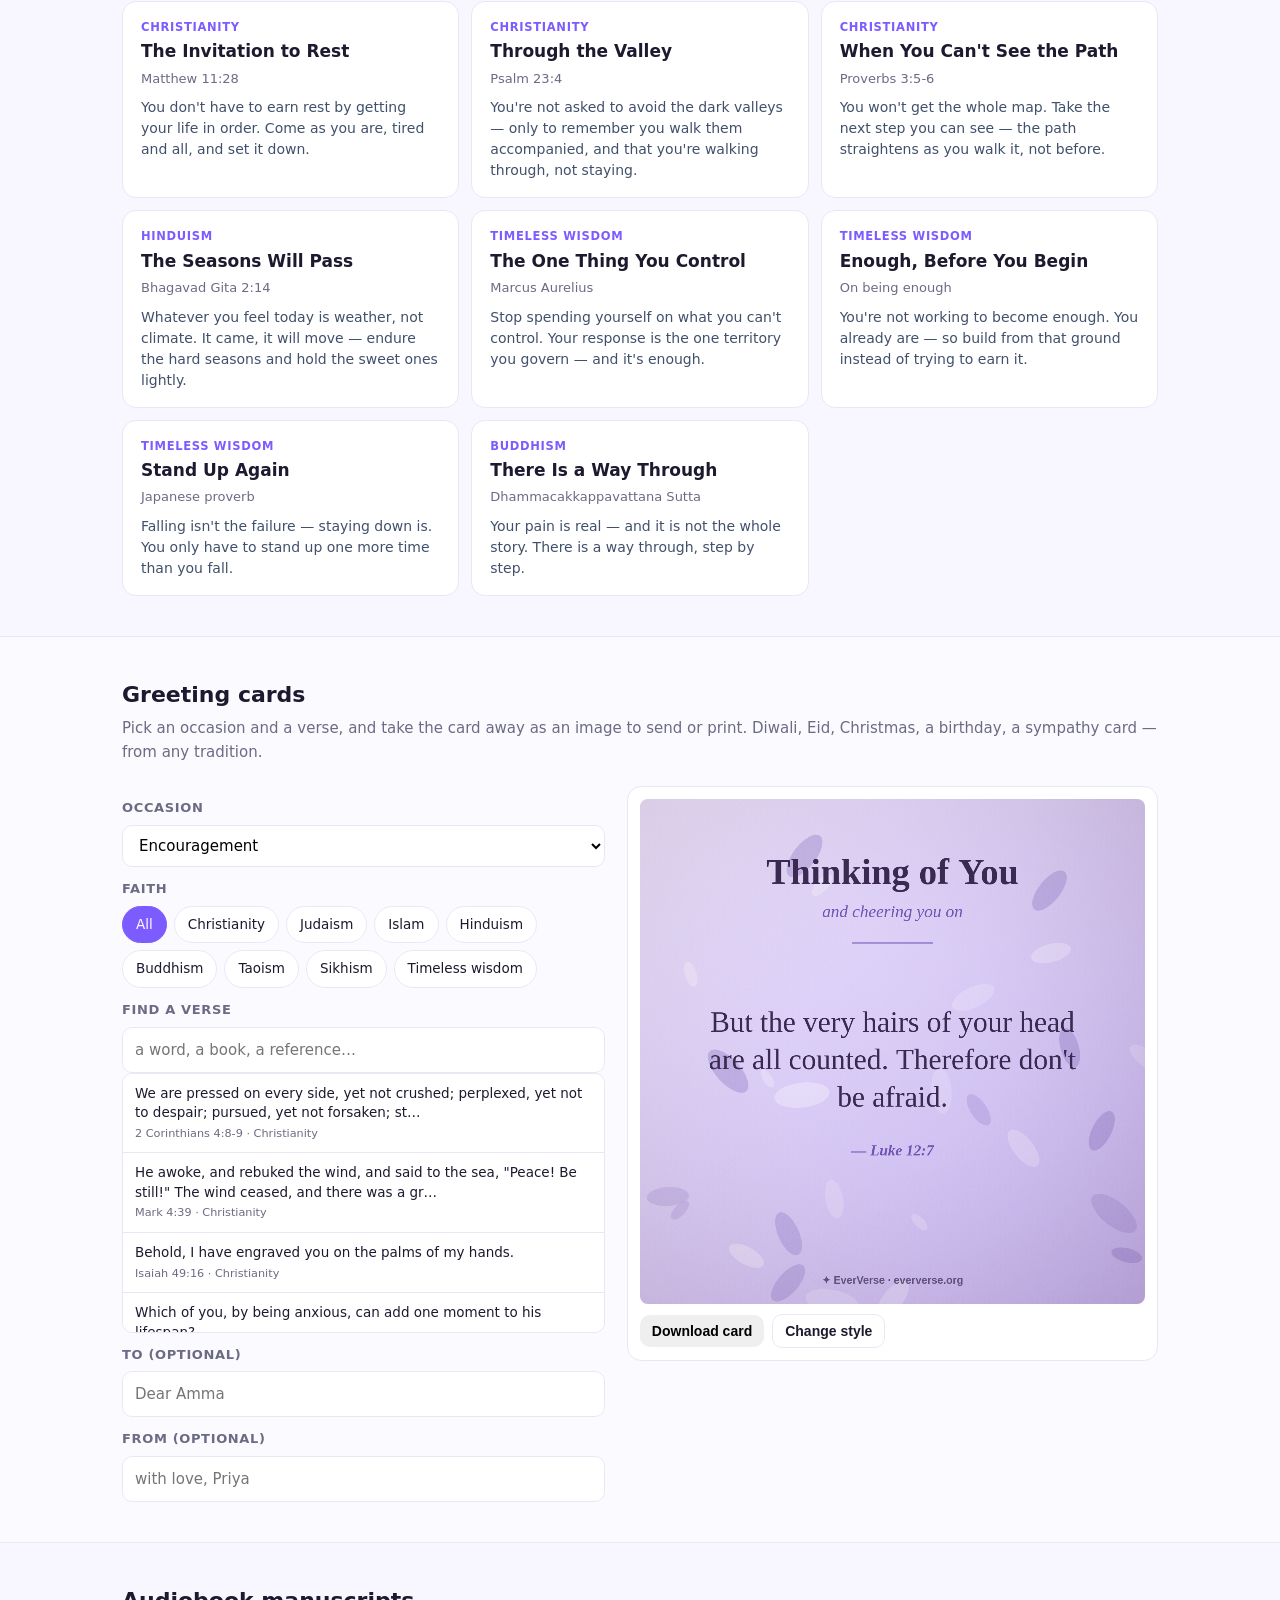
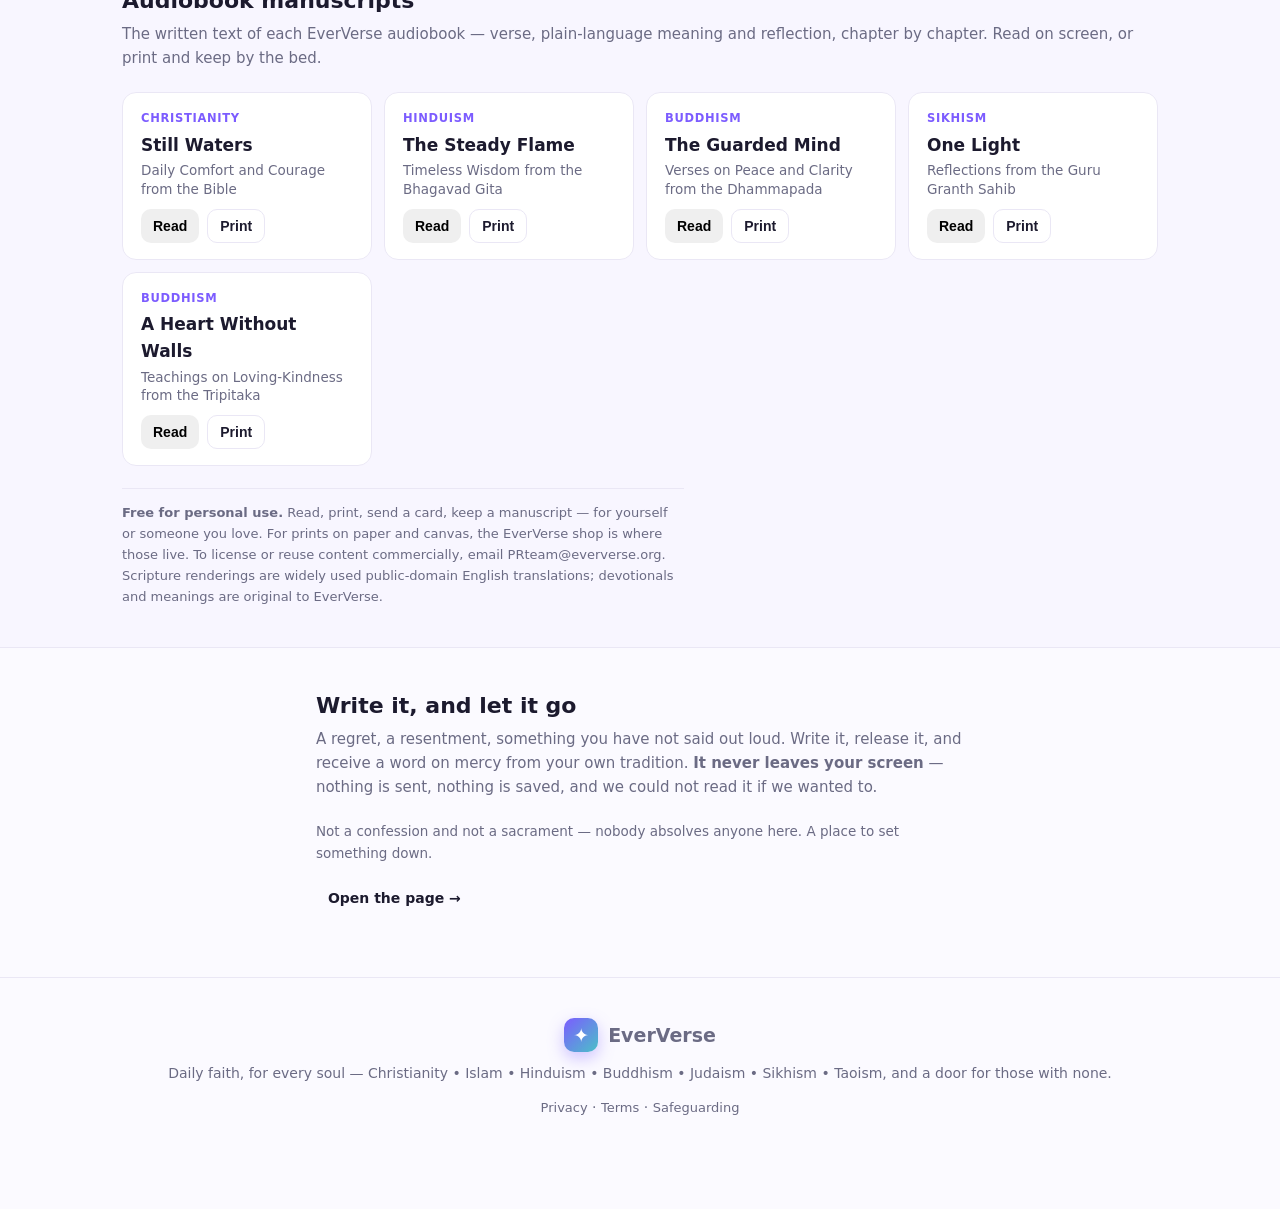
<file: library.html>
<!doctype html>
<html lang="en">
<head>
  <meta charset="utf-8">
  <meta name="viewport" content="width=device-width, initial-scale=1">
  <title>The Library — EverVerse</title>
  <meta name="description" content="Devotionals to read, greeting cards to make from any verse, and audiobook manuscripts to read or print. Free for personal use, from seven faiths.">
  <link rel="icon" href="icons/icon-192.png">
  <link rel="stylesheet" href="site.css">
  <style>
    .lnav{display:flex;gap:8px;flex-wrap:wrap;margin:-6px 0 6px}
    .lnav a{background:#fff;border:1px solid var(--line);border-radius:999px;padding:8px 14px;font-size:14px;color:var(--ink);text-decoration:none;font-weight:600}
    .lnav a:hover{border-color:var(--accent);color:var(--accent)}
    .filt{display:flex;flex-wrap:wrap;gap:7px;margin:8px 0 16px}
    .filt button{background:#fff;border:1px solid var(--line);border-radius:999px;padding:7px 13px;font:inherit;font-size:13.5px;cursor:pointer;color:var(--ink)}
    .filt button[aria-pressed="true"]{background:var(--accent);color:#fff;border-color:var(--accent)}
    /* devotionals */
    .devs{display:grid;grid-template-columns:repeat(auto-fill,minmax(280px,1fr));gap:12px}
    .dev{background:#fff;border:1px solid var(--line);border-radius:14px;padding:16px 18px;cursor:pointer;transition:border-color .12s}
    .dev:hover{border-color:var(--accent)}
    .dev .f{font-size:11.5px;text-transform:uppercase;letter-spacing:.06em;color:var(--accent);font-weight:700}
    .dev h3{margin:4px 0 6px;font-size:17px;line-height:1.3}
    .dev .ref{font-size:13px;color:var(--muted)}
    .dev .take{font-size:14px;color:#41506b;margin-top:8px;line-height:1.5}
    .reader{background:#fff;border:1px solid var(--line);border-radius:16px;padding:26px 28px;max-width:68ch;margin:14px auto 0;display:none;overflow-x:auto;overflow-wrap:anywhere}
    .reader.on{display:block}
    .reader .v{font-family:Georgia,serif;font-size:20px;line-height:1.5;color:var(--ink);margin:6px 0 4px}
    .reader .ref{font-size:13.5px;color:var(--muted);margin-bottom:16px}
    .reader p{font-size:16.5px;line-height:1.7;color:#2b2a3d;margin:0 0 14px}
    .reader .take{border-top:1px solid var(--line);padding-top:12px;font-weight:600;color:var(--accent)}
    /* cards */
    .cardmaker{display:grid;grid-template-columns:1fr 1.1fr;gap:22px;align-items:start}
    .cardmaker label{display:block;font-size:13px;font-weight:700;color:var(--muted);text-transform:uppercase;letter-spacing:.05em;margin:12px 0 6px}
    .cardmaker select,.cardmaker input{width:100%;font:inherit;font-size:15px;padding:10px 12px;border:1px solid var(--line);border-radius:10px;background:#fff}
    .vlist{max-height:260px;overflow:auto;border:1px solid var(--line);border-radius:10px;background:#fff}
    .vlist button{display:block;width:100%;text-align:left;background:none;border:0;border-bottom:1px solid var(--line);padding:10px 12px;font:inherit;font-size:13.5px;cursor:pointer;color:var(--ink);line-height:1.45}
    .vlist button:hover{background:#f8f6ff}
    .vlist button[aria-pressed="true"]{background:#f0ecff}
    .vlist small{color:var(--muted)}
    .preview{background:#fff;border:1px solid var(--line);border-radius:14px;padding:12px}
    .preview canvas{width:100%;height:auto;border-radius:8px;display:block;background:#eee}
    .preview .rowx{display:flex;gap:8px;flex-wrap:wrap;align-items:center;margin-top:10px}
    /* manuscripts */
    .books{display:grid;grid-template-columns:repeat(auto-fill,minmax(240px,1fr));gap:12px}
    .book{background:#fff;border:1px solid var(--line);border-radius:14px;padding:16px 18px}
    .book .f{font-size:11.5px;text-transform:uppercase;letter-spacing:.06em;color:var(--accent);font-weight:700}
    .book h3{margin:4px 0 2px;font-size:17px}
    .book .sub{font-size:13.5px;color:var(--muted);margin-bottom:10px;line-height:1.4}
    .book .rowx{display:flex;gap:8px;flex-wrap:wrap}
    .lic{font-size:13px;color:var(--muted);margin-top:22px;padding-top:14px;border-top:1px solid var(--line);max-width:68ch}
    @media (max-width:760px){.cardmaker{grid-template-columns:1fr}}
    @media print{header,footer,.hero,.lnav,.filt,.devs,.cardmaker,.books,.lic,.band:not(#print-band){display:none!important}
      #print-band{display:block!important} #print-body{font:15px/1.6 Georgia,serif;white-space:pre-wrap;max-width:70ch;margin:0 auto}}
  </style>
  <script src="analytics.js"></script>
</head>
<body>
  <header class="site">
    <div class="wrap bar">
      <a class="logo" href="index.html"><span class="mark">✦</span> EverVerse</a>
      <nav class="sections">
        <a href="index.html"><button>Home</button></a>
        <a href="guides.html"><button>Become a guide</button></a>
        <a href="blessing.html"><button>Ask for a Blessing</button></a>
      </nav>
    </div>
  </header>

  <section class="hero">
    <div class="wrap">
      <div class="today-date">The Library</div>
      <h1>Read it, make it, keep it.</h1>
      <p>Devotionals to read, greeting cards to make from any verse, and audiobook manuscripts to read or print — from seven faiths, free for personal use. If today is heavier than a verse can hold, <a href="blessing.html" style="color:#fff;font-weight:700">the Circle is one tap away</a>.</p>
    </div>
  </section>

  <section class="band">
    <div class="wrap">
      <div class="lnav">
        <a href="#devotionals">Devotionals</a>
        <a href="#cards">Greeting cards</a>
        <a href="#books">Manuscripts</a>
        <a href="#letgo">Let it go</a>
        <a href="index.html#verses">Browse all verses</a>
      </div>
    </div>
  </section>

  <!-- ===== Devotionals ===== -->
  <section class="band" id="devotionals" style="background:#f8f6ff;border-top:1px solid var(--line);border-bottom:1px solid var(--line)">
    <div class="wrap">
      <div class="section-title">Devotionals</div>
      <p class="section-sub">Short written reflections, two or three minutes each, every one tied to a verse. Written by people, for reading slowly.</p>
      <div class="filt" id="dev-filt"></div>
      <div class="devs" id="devs"></div>
      <div class="reader" id="reader"></div>
    </div>
  </section>

  <!-- ===== Greeting cards ===== -->
  <section class="band" id="cards">
    <div class="wrap">
      <div class="section-title">Greeting cards</div>
      <p class="section-sub">Pick an occasion and a verse, and take the card away as an image to send or print. Diwali, Eid, Christmas, a birthday, a sympathy card — from any tradition.</p>
      <div class="cardmaker">
        <div>
          <label for="occ">Occasion</label>
          <select id="occ"></select>
          <label>Faith</label>
          <div class="filt" id="card-filt" style="margin:0 0 6px"></div>
          <label for="vq">Find a verse</label>
          <input id="vq" type="search" placeholder="a word, a book, a reference…">
          <div class="vlist" id="vlist"></div>
          <label for="to">To (optional)</label>
          <input id="to" type="text" maxlength="40" placeholder="Dear Amma">
          <label for="from">From (optional)</label>
          <input id="from" type="text" maxlength="40" placeholder="with love, Priya">
        </div>
        <div class="preview">
          <canvas id="cv" width="1200" height="1200"></canvas>
          <div class="rowx">
            <button class="btn sm" id="dl">Download card</button>
            <button class="btn ghost sm" id="style">Change style</button>
            <span id="cmsg" style="font-size:13px;color:var(--muted)"></span>
          </div>
        </div>
      </div>
    </div>
  </section>

  <!-- ===== Manuscripts ===== -->
  <section class="band" id="books" style="background:#f8f6ff;border-top:1px solid var(--line);border-bottom:1px solid var(--line)">
    <div class="wrap">
      <div class="section-title">Audiobook manuscripts</div>
      <p class="section-sub">The written text of each EverVerse audiobook — verse, plain-language meaning and reflection, chapter by chapter. Read on screen, or print and keep by the bed.</p>
      <div class="books" id="booklist"></div>
      <div class="lic">
        <b>Free for personal use.</b> Read, print, send a card, keep a manuscript — for yourself or someone you love. For prints on paper and canvas, <a href="https://www.etsy.com/shop/eververse" target="_blank" rel="noopener">the EverVerse shop</a> is where those live. To license or reuse content commercially, email PRteam@eververse.org. Scripture renderings are widely used public-domain English translations; devotionals and meanings are original to EverVerse.
      </div>
    </div>
  </section>

  <!-- ===== A private practice ===== -->
  <section class="band" id="letgo">
    <div class="wrap" style="max-width:68ch">
      <div class="section-title">Write it, and let it go</div>
      <p class="section-sub">A regret, a resentment, something you have not said out loud. Write it, release it, and receive a word on mercy from your own tradition. <b>It never leaves your screen</b> — nothing is sent, nothing is saved, and we could not read it if we wanted to.</p>
      <p style="font-size:13.5px;color:var(--muted);margin:0 0 14px">Not a confession and not a sacrament — nobody absolves anyone here. A place to set something down.</p>
      <a href="letgo.html" class="btn sm">Open the page →</a>
    </div>
  </section>

  <section class="band" id="print-band" style="display:none"><div id="print-body"></div></section>

  <footer class="site">
    <div class="wrap">
      <div class="logo" style="justify-content:center;margin-bottom:10px;"><span class="mark">✦</span> EverVerse</div>
      <div>Daily faith, for every soul — Christianity • Islam • Hinduism • Buddhism • Judaism • Sikhism • Taoism, and a door for those with none.</div>
      <div style="margin-top:12px;"><a href="privacy.html" style="color:var(--muted);font-size:13px;">Privacy</a> · <a href="terms.html" style="color:var(--muted);font-size:13px;">Terms</a> · <a href="safeguarding.html" style="color:var(--muted);font-size:13px;">Safeguarding</a></div>
    </div>
  </footer>

  <script src="verses.js"></script>
  <script src="meanings.js"></script>
  <script src="sermons.js"></script>
  <script src="backgrounds.js"></script>
  <script src="render.js"></script>
  <script src="ecards.js"></script>
  <script src="audiobooks.js"></script>
  <script>
  (function(){
    const $ = (id) => document.getElementById(id);
    const esc = (t) => String(t == null ? "" : t).replace(/[&<>"']/g, (c) => ({"&":"&amp;","<":"&lt;",">":"&gt;",'"':"&quot;","'":"&#39;"}[c]));
    // Same religion-first names the rest of the site uses; the data still
    // carries book names, so map both ways.
    const FAITH = { Bible:"Christianity", Quran:"Islam", Gita:"Hinduism", Dhammapada:"Buddhism", Tripitaka:"Buddhism",
                    Torah:"Judaism", Sikh:"Sikhism", Tao:"Taoism", Wisdom:"Timeless wisdom" };
    const label = (f) => FAITH[f] || f;
    // eCards vary their background per verse; app.js normally supplies this
    function bgForVerseApp(v){
      const list = ["sunrise","aurora","rays","mesh","clouds","watercolor","ocean","forest","bokeh","meadow","blessing","petals","canopy","strata","aura"];
      const h = v.ref.split("").reduce((a,c)=>(a*31+c.charCodeAt(0))|0,5);
      return list[Math.abs(h) % list.length];
    }
    window.bgForVerseApp = bgForVerseApp;

    function pills(host, items, current, onPick){
      host.innerHTML = items.map(([k,l]) => '<button type="button" data-k="'+esc(k)+'" aria-pressed="'+(k===current?"true":"false")+'">'+esc(l)+'</button>').join("");
      host.querySelectorAll("[data-k]").forEach((b) => b.onclick = () => onPick(b.dataset.k));
    }

    /* ---- Devotionals ---- */
    const sermons = (typeof SERMONS !== "undefined") ? SERMONS : [];
    let devFaith = "all";
    function drawDevs(){
      const faiths = [["all","All"]].concat([...new Set(sermons.map(s=>label(s.faith)))].map(f=>[f,f]));
      pills($("dev-filt"), faiths, devFaith, (k) => { devFaith = k; drawDevs(); });
      const list = sermons.filter(s => devFaith==="all" || label(s.faith)===devFaith);
      $("devs").innerHTML = list.map((s) =>
        '<div class="dev" data-id="'+esc(s.id)+'" role="button" tabindex="0">' +
        '<div class="f">'+esc(label(s.faith))+'</div><h3>'+esc(s.title)+'</h3>' +
        '<div class="ref">'+esc(s.verseRef)+'</div><div class="take">'+esc(s.takeaway)+'</div></div>').join("");
      $("devs").querySelectorAll(".dev").forEach((el) => {
        const open = () => {
          const s = sermons.find(x => x.id === el.dataset.id); if (!s) return;
          $("reader").innerHTML = '<div class="f" style="font-size:11.5px;text-transform:uppercase;letter-spacing:.06em;color:var(--accent);font-weight:700">'+esc(label(s.faith))+'</div>' +
            '<h2 style="margin:4px 0 8px">'+esc(s.title)+'</h2>' +
            '<div class="v">“'+esc(s.verseText)+'”</div><div class="ref">'+esc(s.verseRef)+'</div>' +
            s.body.map(p => '<p>'+esc(p)+'</p>').join("") +
            '<div class="take">'+esc(s.takeaway)+'</div>' +
            '<div style="margin-top:14px;font-size:13.5px;color:var(--muted)">If this one landed, <a href="blessing.html">a guide can write one just for you</a>.</div>';
          $("reader").classList.add("on"); $("reader").scrollIntoView({behavior:"smooth",block:"start"});
        };
        el.onclick = open; el.onkeydown = (e) => { if (e.key === "Enter" || e.key === " ") { e.preventDefault(); open(); } };
      });
    }
    drawDevs();

    /* ---- Greeting cards ---- */
    const db = (typeof VERSE_DB !== "undefined") ? VERSE_DB : [];
    const styles = ["classic","postcard","framed","minimal","bold","vintage"];
    // A celebration blessing links here with its verse and occasion, so the
    // card is already the right one when the page opens.
    const qs = new URLSearchParams(location.search);
    let occ = ECARD_OCCASIONS.some((o) => o.id === qs.get("occ")) ? qs.get("occ") : "encouragement";
    let cardFaith = "all", picked = null, styleIx = 0;
    if (qs.get("ref")) picked = db.find((v) => v.ref === qs.get("ref")) || null;
    ECARD_OCCASIONS.forEach((o) => $("occ").add(new Option(o.label, o.id)));
    $("occ").value = occ;
    function verseList(){
      const q = $("vq").value.trim().toLowerCase();
      const rows = db.filter(v => (cardFaith==="all" || label(v.faith)===cardFaith) &&
        (!q || v.text.toLowerCase().includes(q) || v.ref.toLowerCase().includes(q))).slice(0, 60);
      $("vlist").innerHTML = rows.map((v,i) =>
        '<button type="button" data-i="'+db.indexOf(v)+'" aria-pressed="'+(picked===v?"true":"false")+'">' +
        esc(v.text.length > 110 ? v.text.slice(0,107)+"…" : v.text) + '<br><small>'+esc(v.ref)+' · '+esc(label(v.faith))+'</small></button>').join("") ||
        '<div style="padding:12px;color:var(--muted);font-size:13.5px">Nothing matched — try another word.</div>';
      $("vlist").querySelectorAll("[data-i]").forEach((b) => b.onclick = () => { picked = db[+b.dataset.i]; verseList(); draw(); });
    }
    function draw(){
      if (!picked) picked = db.find(v => v.topic === "comfort") || db[0];
      try {
        drawEcard($("cv"), picked, occ, 1200, 1200, { design: styles[styleIx % styles.length], from: $("from").value.trim(), to: $("to").value.trim() });
        $("cmsg").textContent = "";
      } catch (e) { $("cmsg").textContent = "Could not draw the card: " + e.message; }
    }
    const faithPills = [["all","All"]].concat([...new Set(db.map(v=>label(v.faith)))].map(f=>[f,f]));
    function drawCardPills(){ pills($("card-filt"), faithPills, cardFaith, (k) => { cardFaith = k; drawCardPills(); verseList(); }); }
    drawCardPills();
    $("occ").onchange = () => { occ = $("occ").value; draw(); };
    $("vq").oninput = verseList;
    $("from").oninput = draw; $("to").oninput = draw;
    $("style").onclick = () => { styleIx++; draw(); };
    $("dl").onclick = () => {
      const a = document.createElement("a");
      a.download = "eververse-" + occ + "-" + (picked ? picked.ref.replace(/[^a-z0-9]+/gi,"-").toLowerCase() : "card") + ".png";
      a.href = $("cv").toDataURL("image/png"); a.click();
      $("cmsg").textContent = "Saved. Free for personal use — send it, print it, keep it.";
    };
    verseList(); draw();

    /* ---- Manuscripts ---- */
    const books = (typeof AUDIOBOOKS !== "undefined") ? AUDIOBOOKS : [];
    $("booklist").innerHTML = books.map((b, i) =>
      '<div class="book"><div class="f">'+esc(label(b.faith || ""))+'</div><h3>'+esc(b.title)+'</h3><div class="sub">'+esc(b.subtitle||"")+'</div>' +
      '<div class="rowx"><button class="btn sm" data-read="'+i+'">Read</button><button class="btn ghost sm" data-print="'+i+'">Print</button></div></div>').join("");
    function manuscript(i){
      const b = books[i]; const ch = buildAudiobookChapters(b);
      return audiobookManuscript(b, ch);
    }
    $("booklist").querySelectorAll("[data-read]").forEach((btn) => btn.onclick = () => {
      const txt = manuscript(+btn.dataset.read);
      $("reader").innerHTML = '<pre style="white-space:pre-wrap;overflow-wrap:anywhere;font:15.5px/1.65 Georgia,serif;margin:0">'+esc(txt)+'</pre>';
      $("reader").classList.add("on"); $("reader").scrollIntoView({behavior:"smooth",block:"start"});
    });
    $("booklist").querySelectorAll("[data-print]").forEach((btn) => btn.onclick = () => {
      $("print-body").textContent = manuscript(+btn.dataset.print);
      window.print();
    });
  })();
  </script>
</body>
</html>
</file>
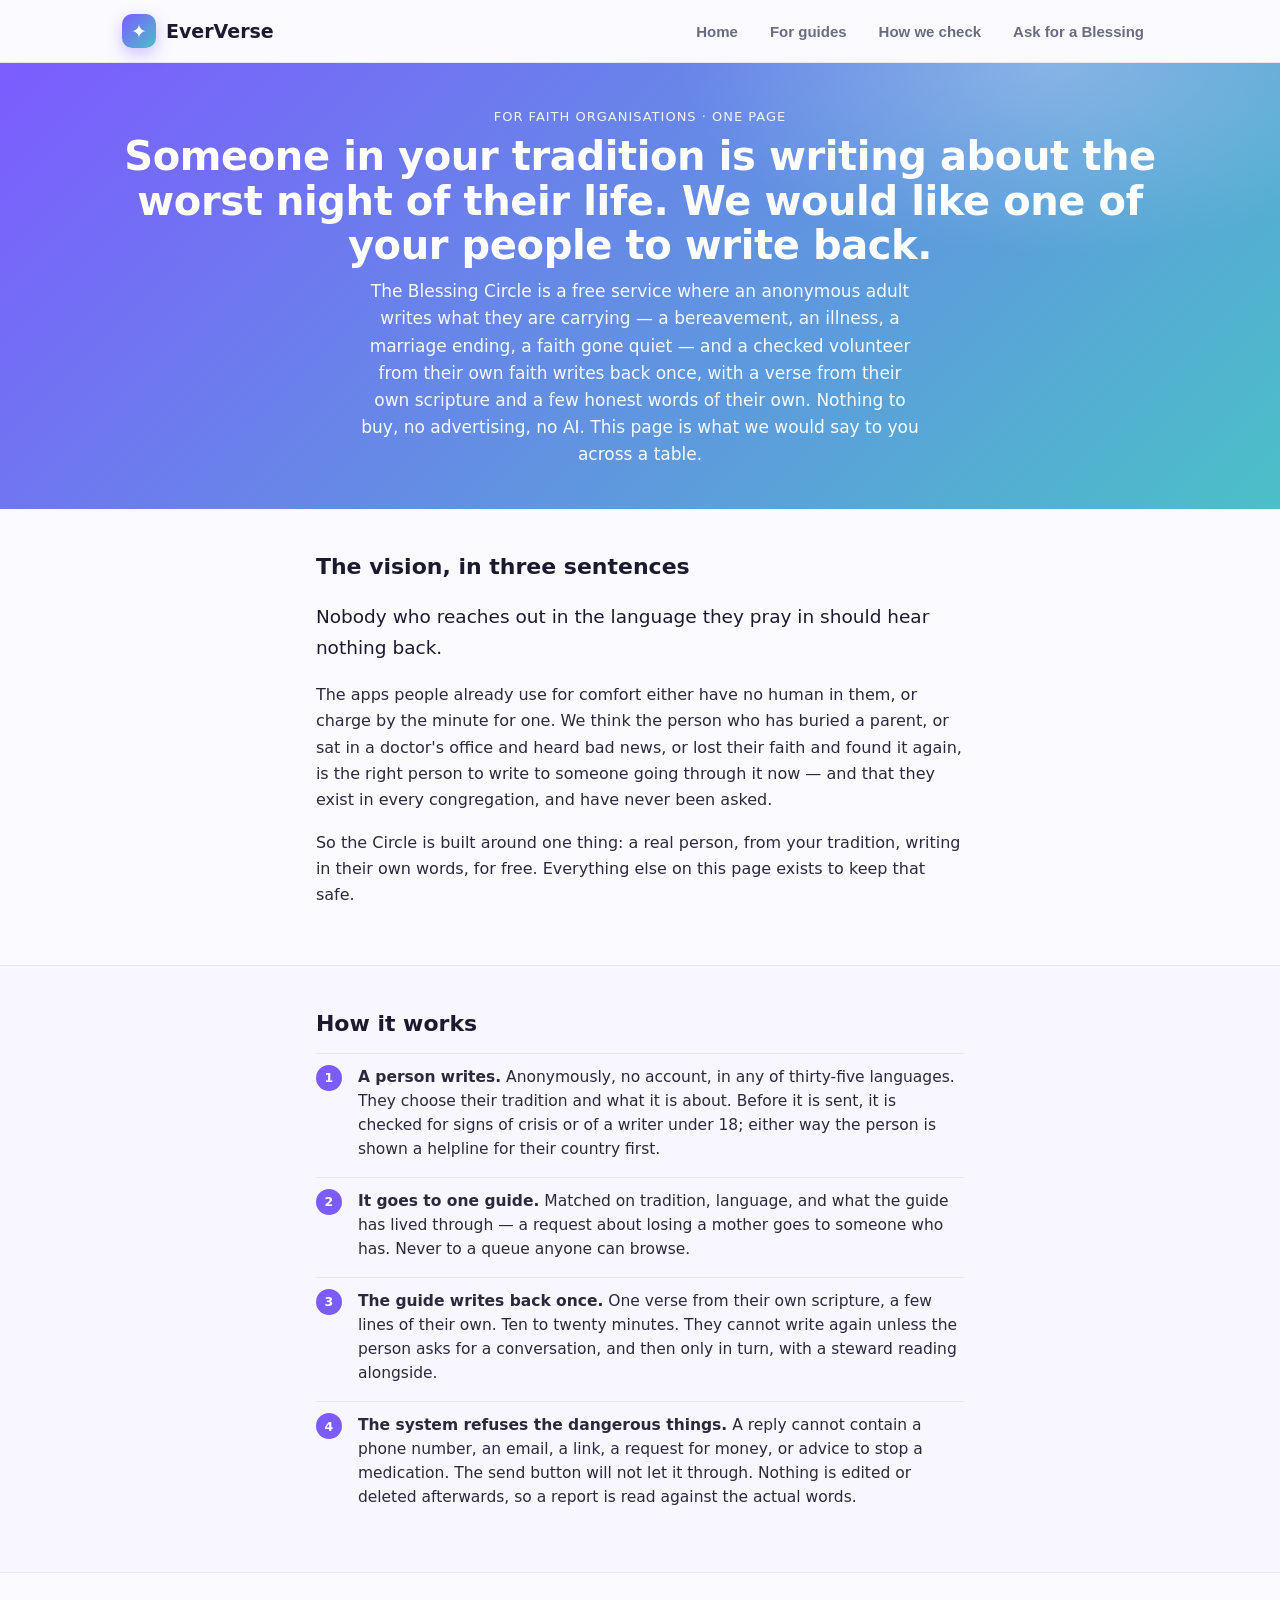
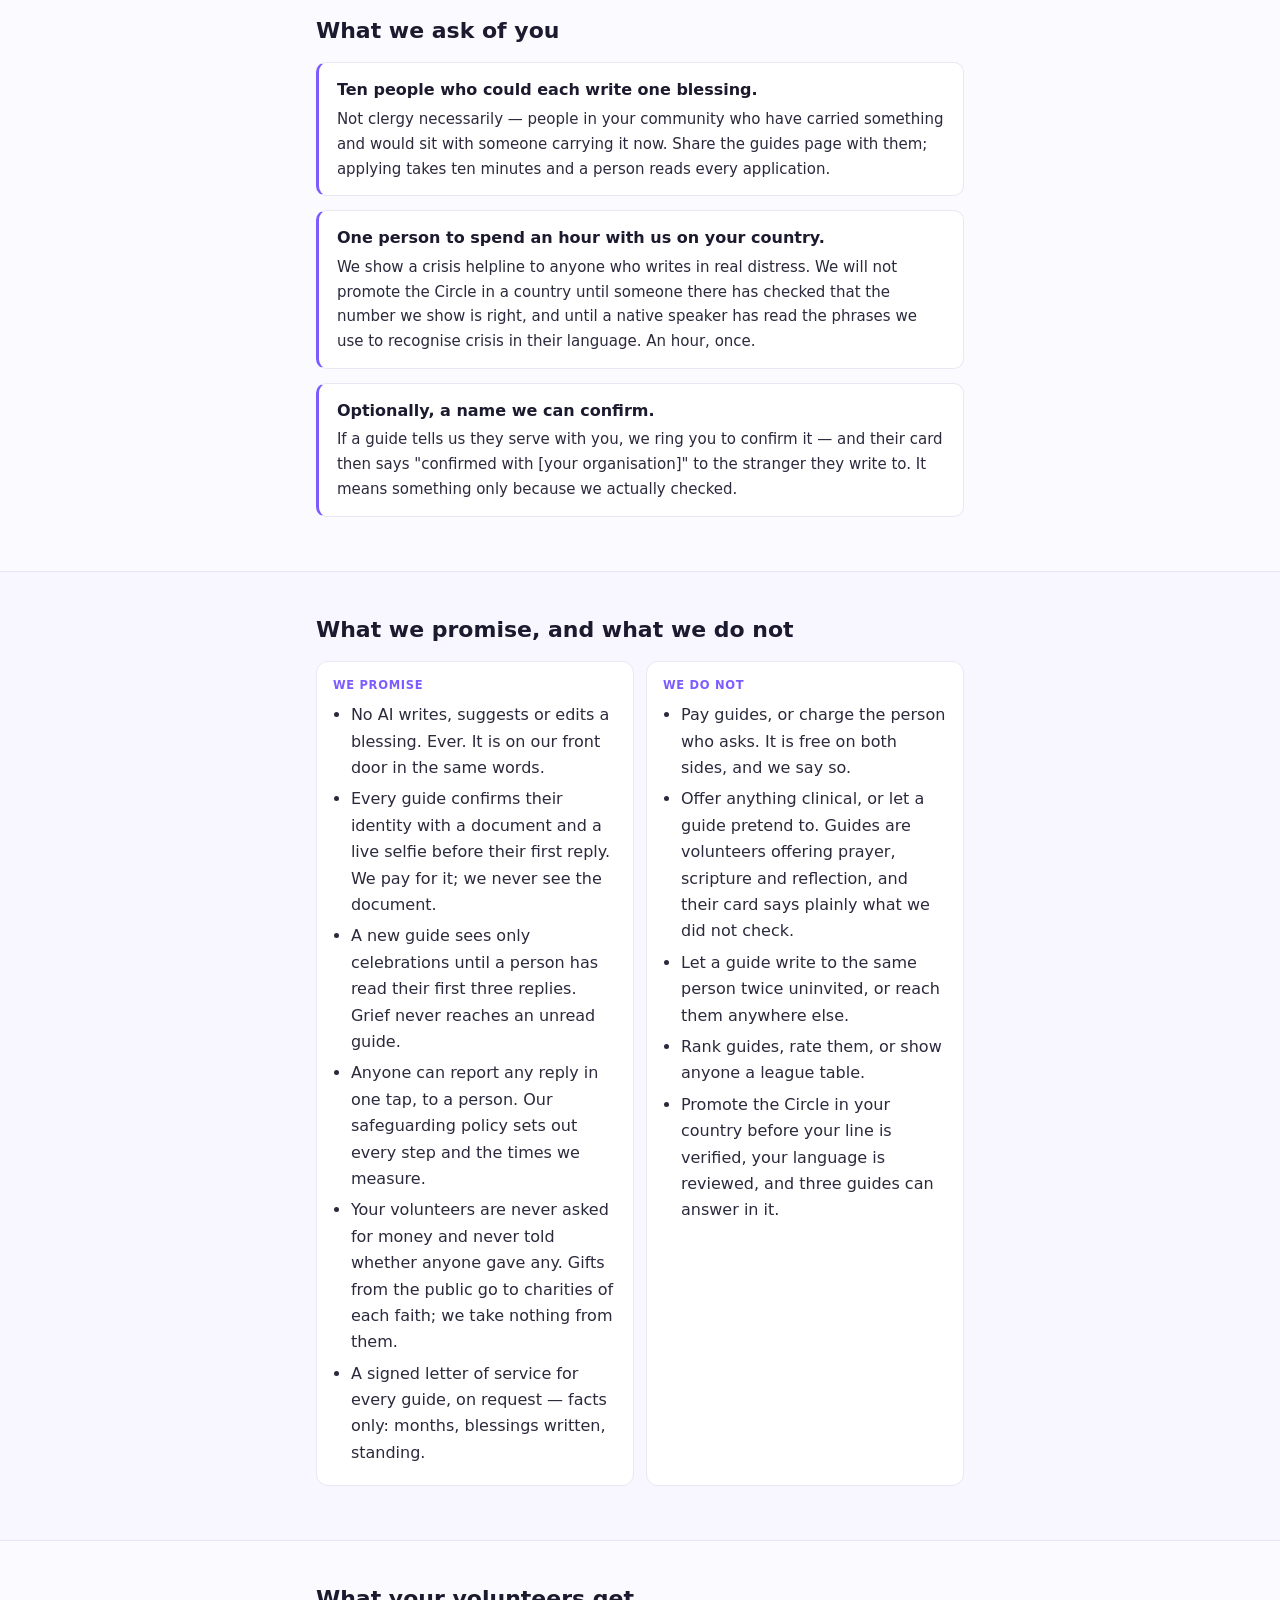
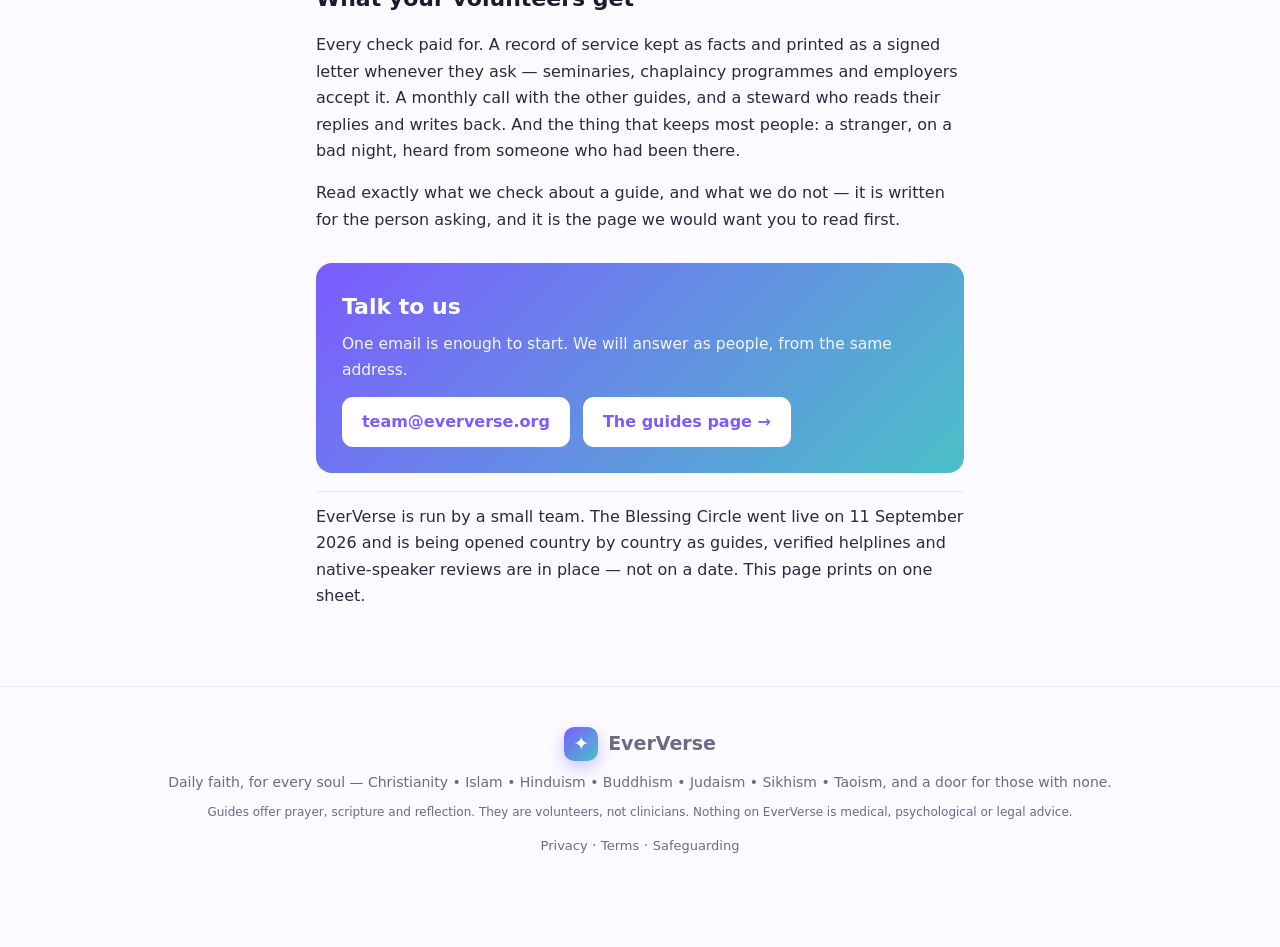
<file: partners.html>
<!doctype html>
<html lang="en">
<head>
  <meta charset="utf-8">
  <meta name="viewport" content="width=device-width, initial-scale=1">
  <title>For faith organisations — EverVerse</title>
  <meta name="description" content="The Blessing Circle in one page, for a parish, temple, mosque, gurdwara, synagogue or chaplaincy deciding whether to send us volunteers: what it is, what we check, what we ask, and what we promise.">
  <link rel="icon" href="icons/icon-192.png">
  <link rel="stylesheet" href="site.css">
  <style>
    .psec{max-width:68ch}
    .psec p,.psec li{font-size:16px;line-height:1.65;color:#2b2a3d}
    .psec .lead{font-size:18.5px;color:var(--ink)}
    .psec ul{padding-left:20px}
    .psec li{margin:5px 0}
    .grid2{display:grid;grid-template-columns:1fr 1fr;gap:12px;margin:14px 0}
    .grid2>div{background:#fff;border:1px solid var(--line);border-radius:12px;padding:14px 16px}
    .grid2 .h{font-size:11.5px;text-transform:uppercase;letter-spacing:.06em;font-weight:700;margin-bottom:8px;color:var(--accent)}
    .grid2 ul{margin:0;padding-left:18px;font-size:14.5px;color:#41506b;line-height:1.6}
    .ask{background:#fff;border:1px solid var(--line);border-left:3px solid var(--accent);border-radius:10px;padding:14px 18px;margin:14px 0}
    .ask b{display:block;margin-bottom:4px}
    .ask p{margin:4px 0 0;font-size:15px}
    .stepsv{counter-reset:s;list-style:none;padding:0;margin:12px 0}
    .stepsv li{counter-increment:s;position:relative;padding:11px 0 11px 42px;border-top:1px solid var(--line);font-size:15.5px;line-height:1.55}
    .stepsv li:before{content:counter(s);position:absolute;left:0;top:11px;width:26px;height:26px;border-radius:50%;background:var(--accent);color:#fff;font-weight:800;font-size:12.5px;display:grid;place-items:center}
    .ctaband{background:linear-gradient(135deg,#7c5cff,#4bc0c8);color:#fff;border-radius:16px;padding:26px;margin:30px 0 10px}
    .ctaband h3{font-size:22px;margin:0 0 8px;color:#fff}
    .ctaband p{color:rgba(255,255,255,.92);margin:0 0 14px;font-size:15.5px}
    .ctaband a{display:inline-block;background:#fff;color:var(--accent);font-weight:800;padding:12px 20px;border-radius:11px;text-decoration:none;margin-right:8px}
    .quiet{font-size:14px;color:var(--muted);border-top:1px solid var(--line);padding-top:12px;margin-top:18px}
    @media (max-width:600px){.grid2{grid-template-columns:1fr}}
    @media print{header.site,footer.site,.ctaband a{display:none}.band{padding:10px 0}.hero{padding:10px 0}}
  </style>
  <script src="analytics.js"></script>
</head>
<body>
  <header class="site">
    <div class="wrap bar">
      <a class="logo" href="index.html"><span class="mark">✦</span> EverVerse</a>
      <nav class="sections">
        <a href="index.html"><button>Home</button></a>
        <a href="guides.html"><button>For guides</button></a>
        <a href="trust.html"><button>How we check</button></a>
        <a href="blessing.html"><button>Ask for a Blessing</button></a>
      </nav>
    </div>
  </header>

  <section class="hero">
    <div class="wrap">
      <div class="today-date">For faith organisations · one page</div>
      <h1>Someone in your tradition is writing about the worst night of their life. We would like one of your people to write back.</h1>
      <p>The Blessing Circle is a free service where an anonymous adult writes what they are carrying — a bereavement, an illness, a marriage ending, a faith gone quiet — and a checked volunteer from their own faith writes back once, with a verse from their own scripture and a few honest words of their own. Nothing to buy, no advertising, no AI. This page is what we would say to you across a table.</p>
    </div>
  </section>

  <section class="band">
    <div class="wrap psec">
      <div class="section-title">The vision, in three sentences</div>
      <p class="lead">Nobody who reaches out in the language they pray in should hear nothing back.</p>
      <p>The apps people already use for comfort either have no human in them, or charge by the minute for one. We think the person who has buried a parent, or sat in a doctor's office and heard bad news, or lost their faith and found it again, is the right person to write to someone going through it now — and that they exist in every congregation, and have never been asked.</p>
      <p>So the Circle is built around one thing: a real person, from your tradition, writing in their own words, for free. Everything else on this page exists to keep that safe.</p>
    </div>
  </section>

  <section class="band" style="background:#f8f6ff;border-top:1px solid var(--line);border-bottom:1px solid var(--line)">
    <div class="wrap psec">
      <div class="section-title">How it works</div>
      <ol class="stepsv">
        <li><b>A person writes.</b> Anonymously, no account, in any of thirty-five languages. They choose their tradition and what it is about. Before it is sent, it is checked for signs of crisis or of a writer under 18; either way the person is shown a helpline for their country first.</li>
        <li><b>It goes to one guide.</b> Matched on tradition, language, and what the guide has lived through — a request about losing a mother goes to someone who has. Never to a queue anyone can browse.</li>
        <li><b>The guide writes back once.</b> One verse from their own scripture, a few lines of their own. Ten to twenty minutes. They cannot write again unless the person asks for a conversation, and then only in turn, with a steward reading alongside.</li>
        <li><b>The system refuses the dangerous things.</b> A reply cannot contain a phone number, an email, a link, a request for money, or advice to stop a medication. The send button will not let it through. Nothing is edited or deleted afterwards, so a report is read against the actual words.</li>
      </ol>
    </div>
  </section>

  <section class="band">
    <div class="wrap psec">
      <div class="section-title">What we ask of you</div>
      <div class="ask">
        <b>Ten people who could each write one blessing.</b>
        <p>Not clergy necessarily — people in your community who have carried something and would sit with someone carrying it now. Share <a href="guides.html">the guides page</a> with them; applying takes ten minutes and a person reads every application.</p>
      </div>
      <div class="ask">
        <b>One person to spend an hour with us on your country.</b>
        <p>We show a crisis helpline to anyone who writes in real distress. We will not promote the Circle in a country until someone there has checked that the number we show is right, and until a native speaker has read the phrases we use to recognise crisis in their language. An hour, once.</p>
      </div>
      <div class="ask">
        <b>Optionally, a name we can confirm.</b>
        <p>If a guide tells us they serve with you, we ring you to confirm it — and their card then says "confirmed with [your organisation]" to the stranger they write to. It means something only because we actually checked.</p>
      </div>
    </div>
  </section>

  <section class="band" style="background:#f8f6ff;border-top:1px solid var(--line);border-bottom:1px solid var(--line)">
    <div class="wrap psec">
      <div class="section-title">What we promise, and what we do not</div>
      <div class="grid2">
        <div>
          <div class="h">We promise</div>
          <ul>
            <li>No AI writes, suggests or edits a blessing. Ever. It is on our front door in the same words.</li>
            <li>Every guide confirms their identity with a document and a live selfie before their first reply. We pay for it; we never see the document.</li>
            <li>A new guide sees only celebrations until a person has read their first three replies. Grief never reaches an unread guide.</li>
            <li>Anyone can report any reply in one tap, to a person. Our <a href="safeguarding.html">safeguarding policy</a> sets out every step and the times we measure.</li>
            <li>Your volunteers are never asked for money and never told whether anyone gave any. Gifts from the public go to charities of each faith; we take nothing from them.</li>
            <li>A signed letter of service for every guide, on request — facts only: months, blessings written, standing.</li>
          </ul>
        </div>
        <div>
          <div class="h">We do not</div>
          <ul>
            <li>Pay guides, or charge the person who asks. It is free on both sides, and we say so.</li>
            <li>Offer anything clinical, or let a guide pretend to. Guides are volunteers offering prayer, scripture and reflection, and their card says plainly what we did not check.</li>
            <li>Let a guide write to the same person twice uninvited, or reach them anywhere else.</li>
            <li>Rank guides, rate them, or show anyone a league table.</li>
            <li>Promote the Circle in your country before your line is verified, your language is reviewed, and three guides can answer in it.</li>
          </ul>
        </div>
      </div>
    </div>
  </section>

  <section class="band">
    <div class="wrap psec">
      <div class="section-title">What your volunteers get</div>
      <p>Every check paid for. A record of service kept as facts and printed as a signed letter whenever they ask — seminaries, chaplaincy programmes and employers accept it. A monthly call with the other guides, and a steward who reads their replies and writes back. And the thing that keeps most people: a stranger, on a bad night, heard from someone who had been there.</p>
      <p>Read <a href="trust.html">exactly what we check about a guide, and what we do not</a> — it is written for the person asking, and it is the page we would want you to read first.</p>

      <div class="ctaband">
        <h3>Talk to us</h3>
        <p>One email is enough to start. We will answer as people, from the same address.</p>
        <a href="mailto:team@eververse.org">team@eververse.org</a>
        <a href="guides.html">The guides page →</a>
      </div>
      <p class="quiet">EverVerse is run by a small team. The Blessing Circle went live on 11 September 2026 and is being opened country by country as guides, verified helplines and native-speaker reviews are in place — not on a date. This page prints on one sheet.</p>
    </div>
  </section>

  <footer class="site">
    <div class="wrap">
      <div class="logo" style="justify-content:center;margin-bottom:10px;"><span class="mark">✦</span> EverVerse</div>
      <div>Daily faith, for every soul — Christianity • Islam • Hinduism • Buddhism • Judaism • Sikhism • Taoism, and a door for those with none.</div>
      <div class="lic-note">Guides offer prayer, scripture and reflection. They are volunteers, not clinicians. Nothing on EverVerse is medical, psychological or legal advice.</div>
      <div style="margin-top:12px;"><a href="privacy.html" style="color:var(--muted);font-size:13px;">Privacy</a> · <a href="terms.html" style="color:var(--muted);font-size:13px;">Terms</a> · <a href="safeguarding.html" style="color:var(--muted);font-size:13px;">Safeguarding</a></div>
    </div>
  </footer>
</body>
</html>
</file>
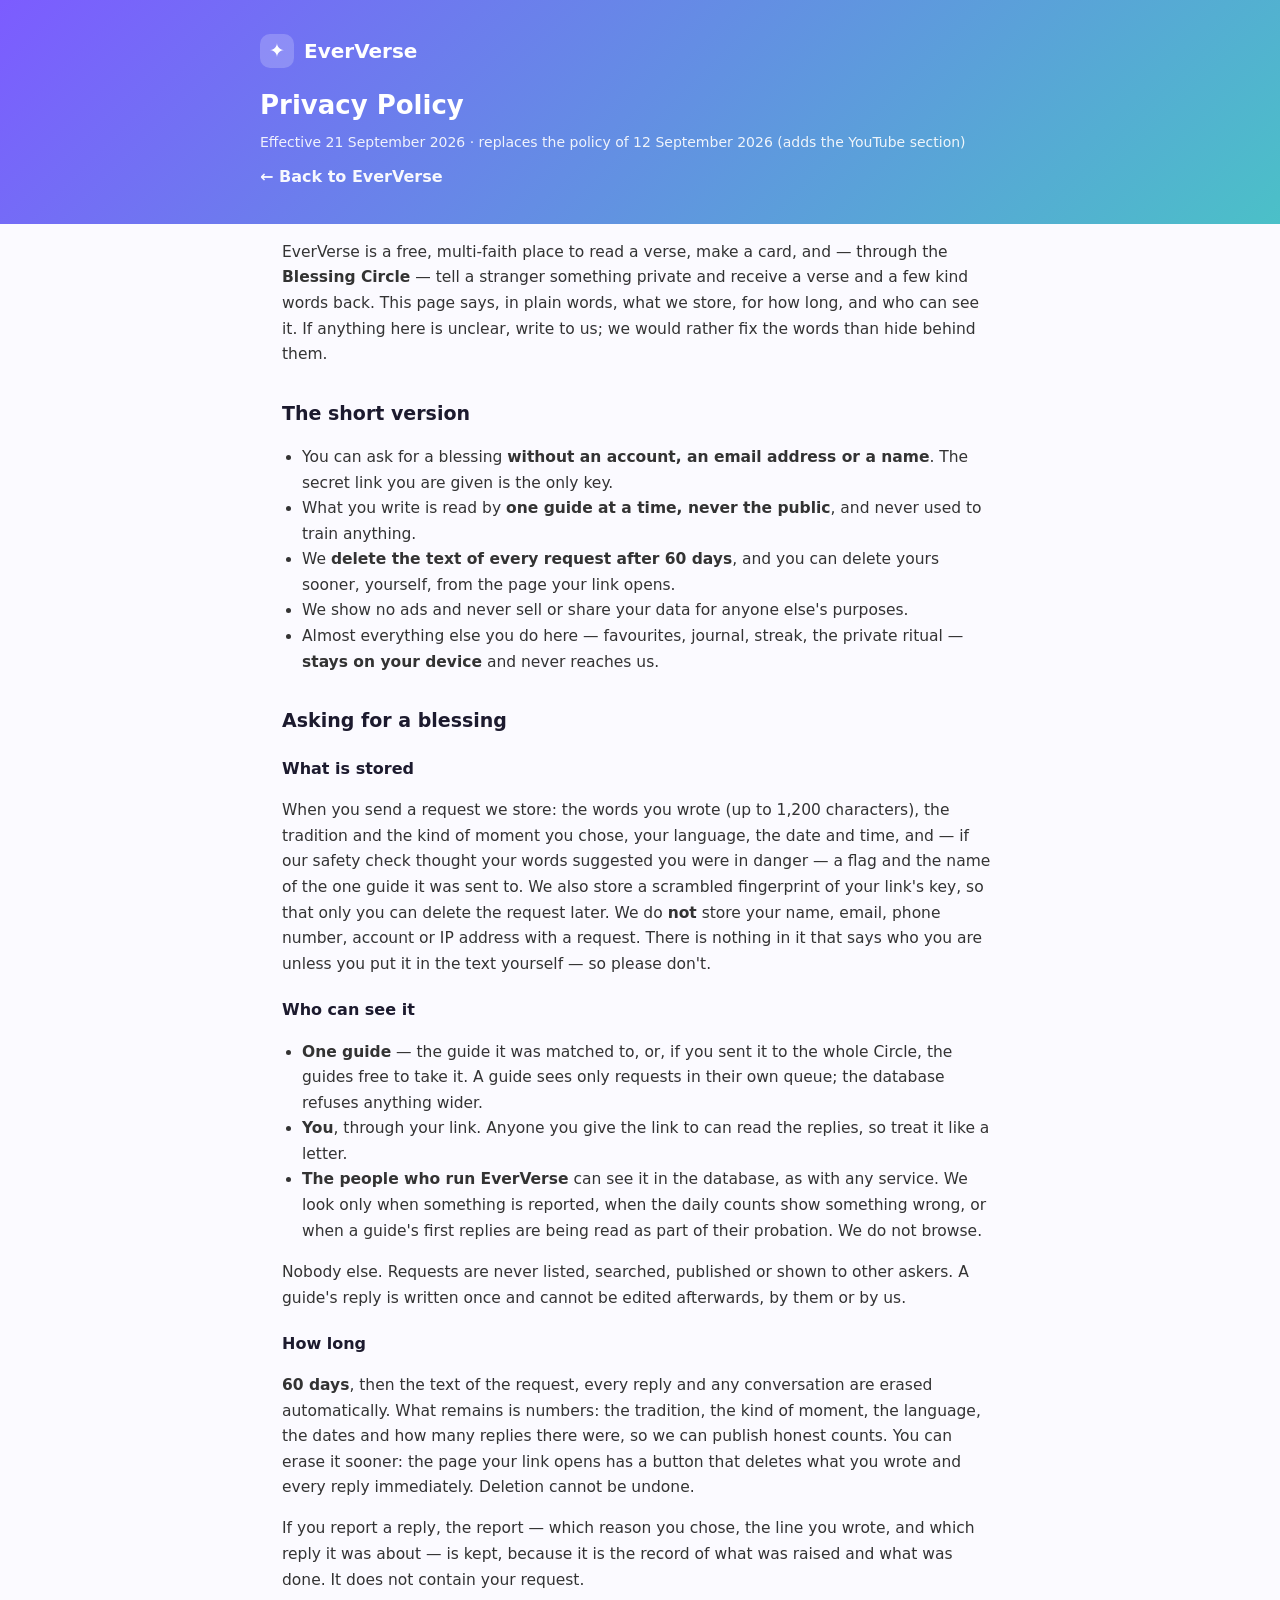
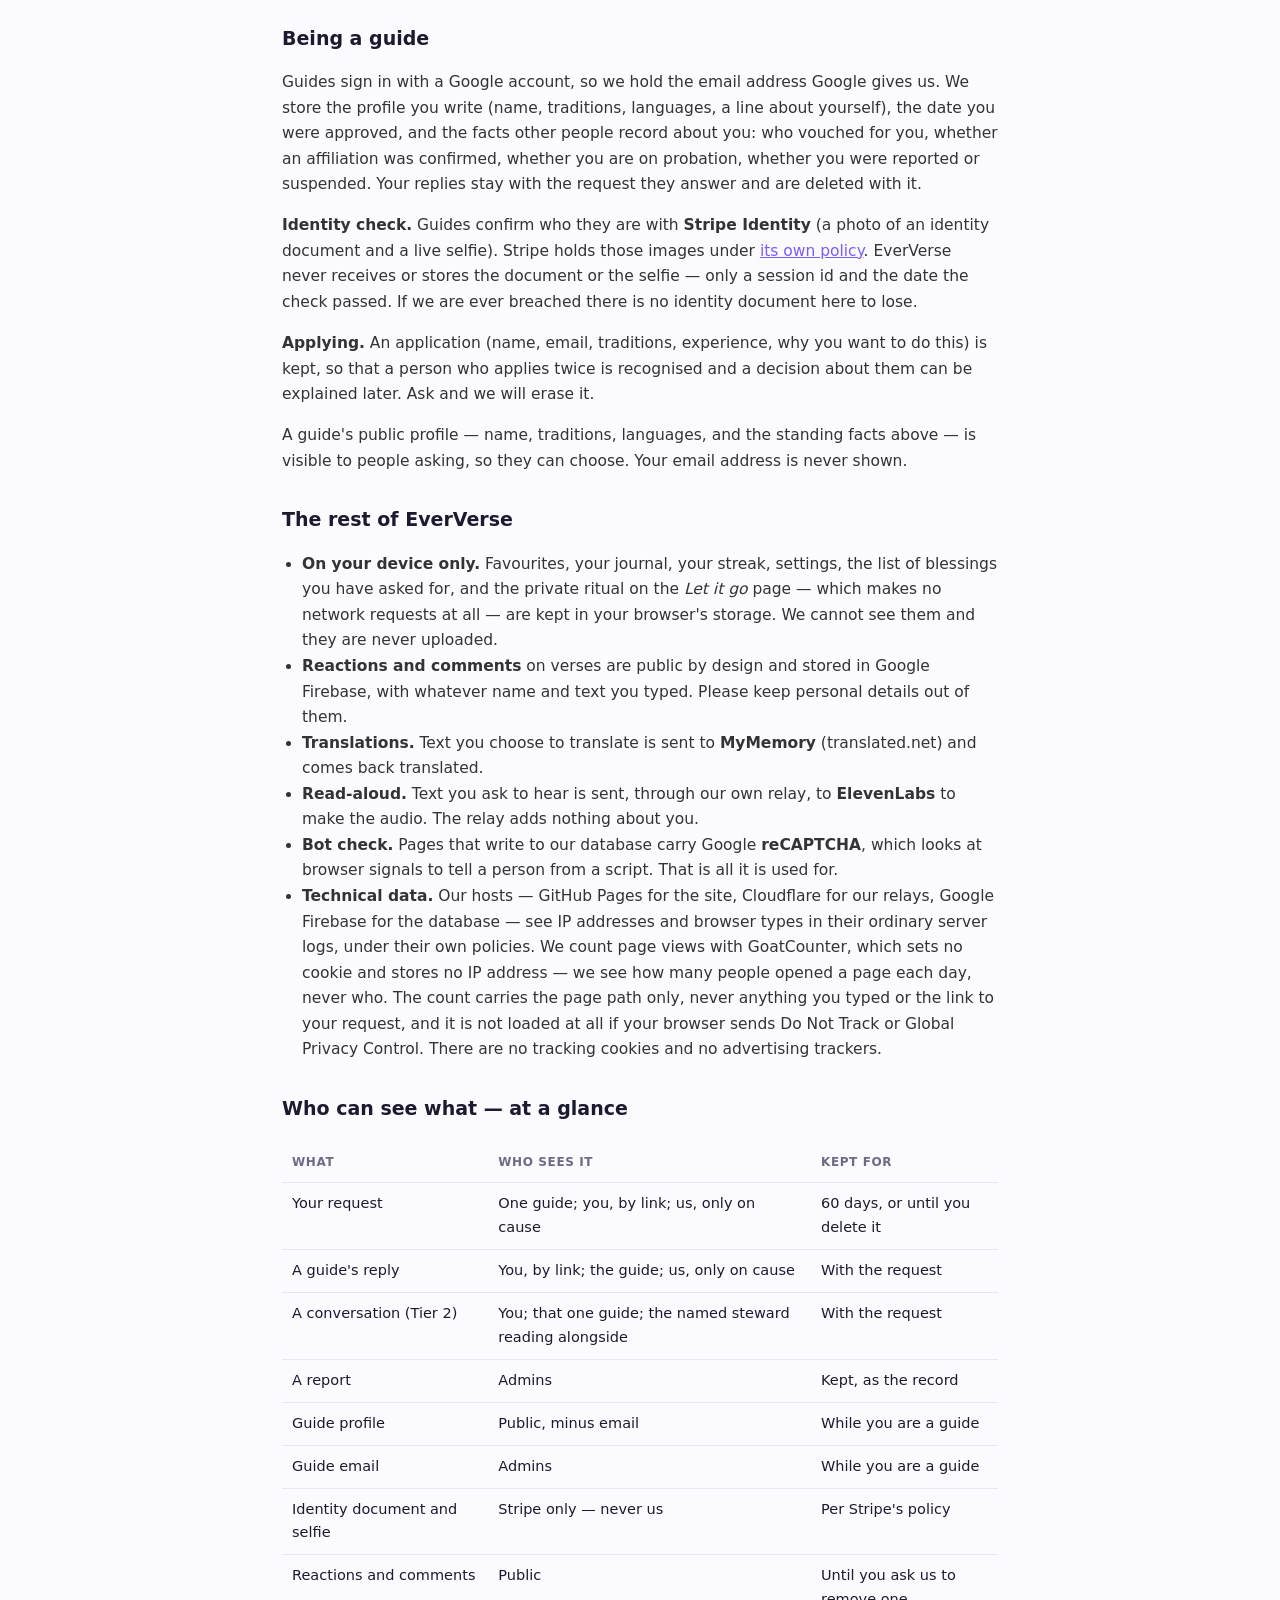
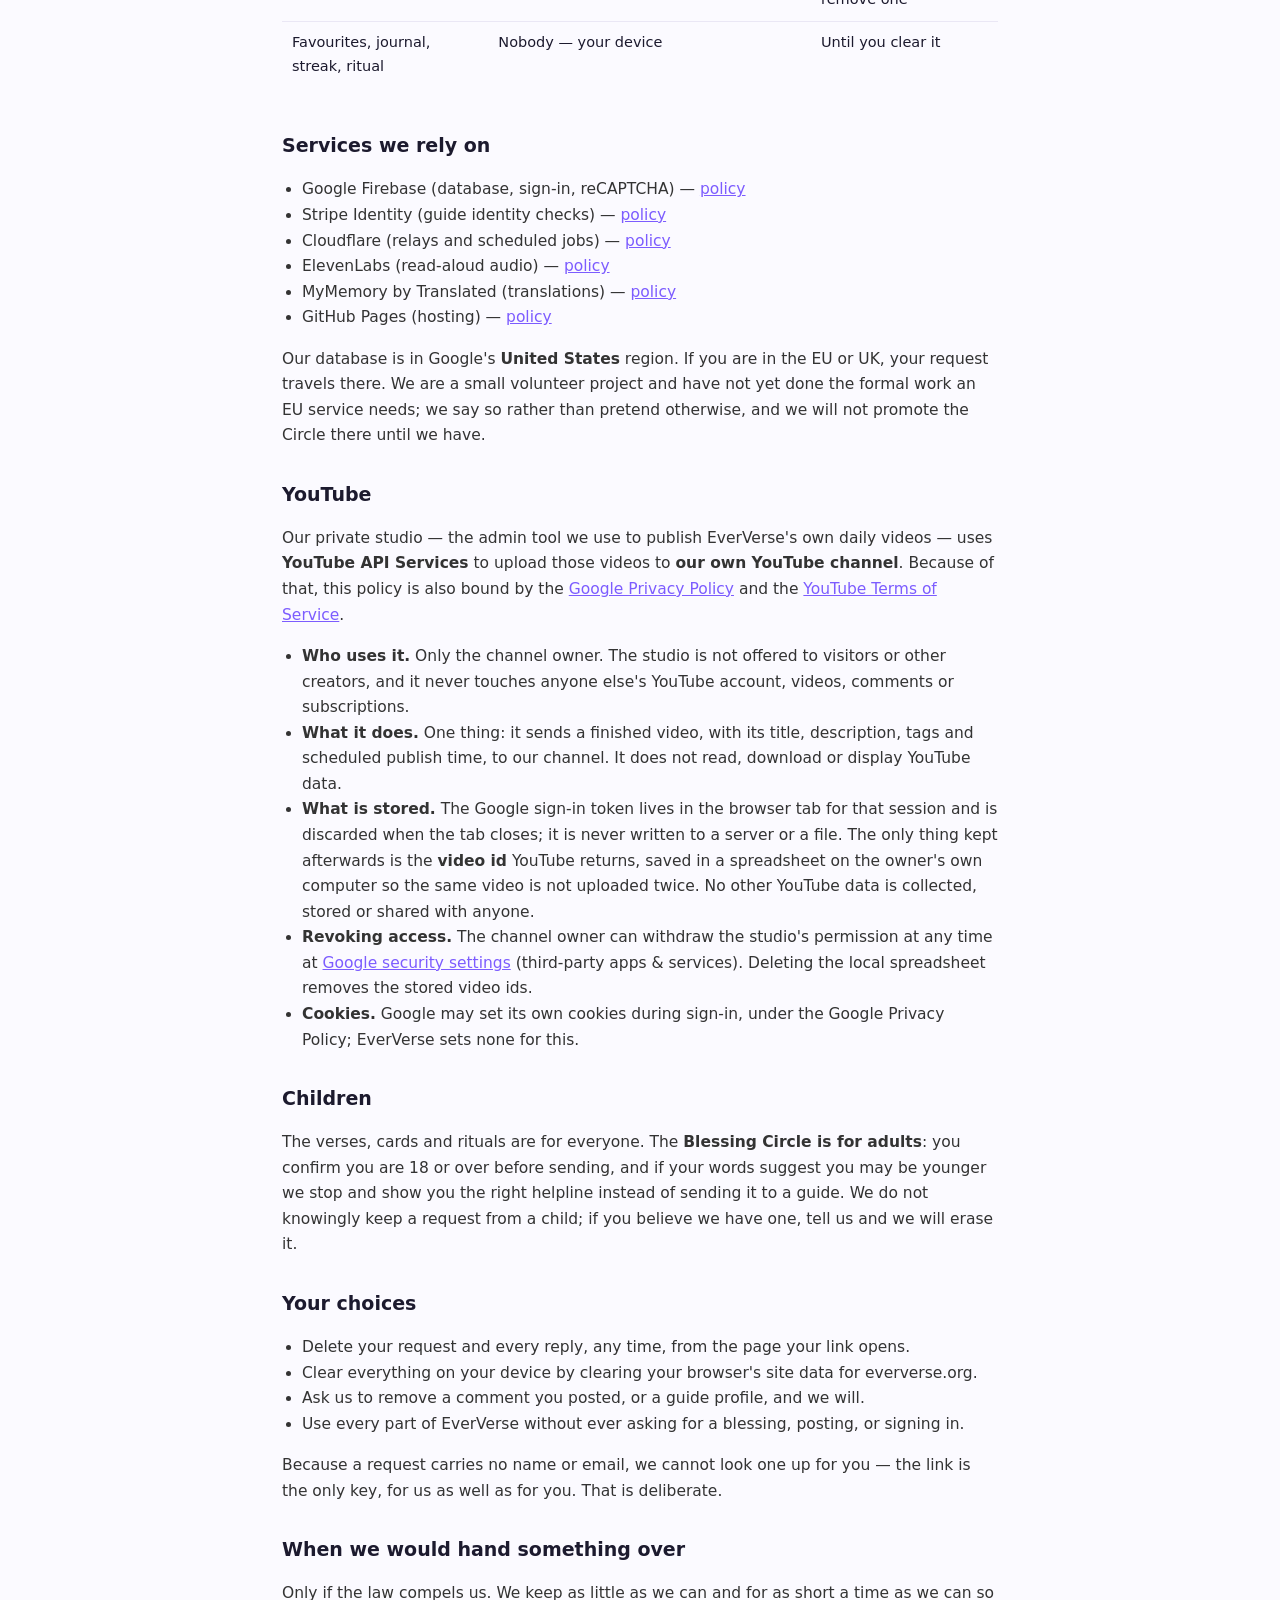
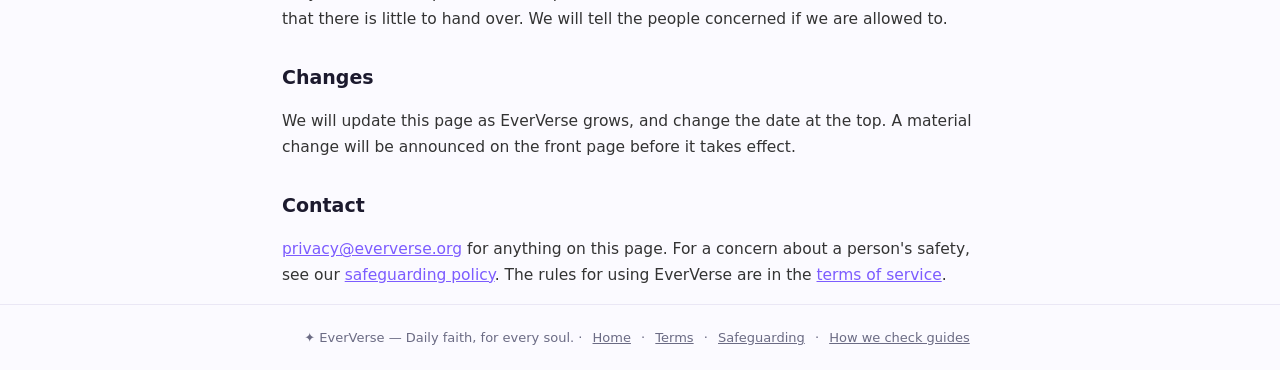
<file: privacy.html>
<!DOCTYPE html>
<html lang="en">
<head>
  <meta charset="UTF-8" />
  <meta name="viewport" content="width=device-width, initial-scale=1.0" />
  <title>Privacy Policy — EverVerse</title>
  <meta name="description" content="What EverVerse stores, for how long, and who can see it — in plain words." />
  <meta name="theme-color" content="#7c5cff" />
  <link rel="icon" href="icons/icon-192.png">
  <style>
    :root{--ink:#1c1a2e;--muted:#6b6b84;--accent:#7c5cff;--line:#eae7f5;--cream:#fbfaff;--grad:linear-gradient(135deg,#7c5cff,#4bc0c8);}
    *{box-sizing:border-box;}
    body{margin:0;font-family:"Segoe UI",system-ui,-apple-system,Roboto,Arial,sans-serif;color:var(--ink);background:var(--cream);line-height:1.65;}
    .hero{background:var(--grad);color:#fff;padding:34px 22px;}
    .wrap{max-width:760px;margin:0 auto;padding:0 22px;}
    .hero .wrap{padding:0;}
    .logo{display:flex;align-items:center;gap:10px;font-weight:800;font-size:20px;}
    .logo .mark{width:34px;height:34px;border-radius:10px;display:grid;place-items:center;background:rgba(255,255,255,.2);font-size:19px;}
    h1{margin:16px 0 4px;font-size:26px;}
    .eff{opacity:.9;font-size:14px;}
    main{padding:34px 0 60px;}
    h2{font-size:19px;margin:30px 0 8px;color:var(--ink);}
    h3{font-size:16px;margin:20px 0 6px;color:var(--ink);}
    p,li{color:#333;font-size:15.5px;}
    ul{padding-left:20px;}
    a{color:var(--accent);}
    .note{background:#f3f0ff;border:1px solid var(--line);border-left:3px solid var(--accent);border-radius:10px;padding:12px 16px;font-size:14.5px;color:#444;margin:14px 0;}
    table{border-collapse:collapse;width:100%;margin:12px 0;font-size:14.5px;}
    th,td{text-align:left;vertical-align:top;padding:9px 10px;border-top:1px solid var(--line);}
    th{font-size:12px;text-transform:uppercase;letter-spacing:.05em;color:var(--muted);border-top:0;}
    .tw{overflow-x:auto;}
    footer{border-top:1px solid var(--line);padding:22px;text-align:center;color:var(--muted);font-size:13px;}
    footer a{color:var(--muted);margin:0 6px;}
    .back{display:inline-block;margin-top:10px;color:#fff;text-decoration:none;font-weight:600;opacity:.95;}
  </style>
  <script src="analytics.js"></script>
</head>
<body>
  <div class="hero">
    <div class="wrap">
      <div class="logo"><span class="mark">✦</span> EverVerse</div>
      <h1>Privacy Policy</h1>
      <div class="eff">Effective 21 September 2026 · replaces the policy of 12 September 2026 (adds the YouTube section)</div>
      <a class="back" href="index.html">← Back to EverVerse</a>
    </div>
  </div>

  <main class="wrap">
    <p>EverVerse is a free, multi-faith place to read a verse, make a card, and — through the
      <b>Blessing Circle</b> — tell a stranger something private and receive a verse and a few kind
      words back. This page says, in plain words, what we store, for how long, and who can see it.
      If anything here is unclear, write to us; we would rather fix the words than hide behind them.</p>

    <h2>The short version</h2>
    <ul>
      <li>You can ask for a blessing <b>without an account, an email address or a name</b>. The secret link you are given is the only key.</li>
      <li>What you write is read by <b>one guide at a time, never the public</b>, and never used to train anything.</li>
      <li>We <b>delete the text of every request after 60 days</b>, and you can delete yours sooner, yourself, from the page your link opens.</li>
      <li>We show no ads and never sell or share your data for anyone else's purposes.</li>
      <li>Almost everything else you do here — favourites, journal, streak, the private ritual — <b>stays on your device</b> and never reaches us.</li>
    </ul>

    <h2>Asking for a blessing</h2>
    <h3>What is stored</h3>
    <p>When you send a request we store: the words you wrote (up to 1,200 characters), the tradition
      and the kind of moment you chose, your language, the date and time, and — if our safety check
      thought your words suggested you were in danger — a flag and the name of the one guide it was
      sent to. We also store a scrambled fingerprint of your link's key, so that only you can delete
      the request later. We do <b>not</b> store your name, email, phone number, account or IP address
      with a request. There is nothing in it that says who you are unless you put it in the text
      yourself — so please don't.</p>
    <h3>Who can see it</h3>
    <ul>
      <li><b>One guide</b> — the guide it was matched to, or, if you sent it to the whole Circle, the guides free to take it. A guide sees only requests in their own queue; the database refuses anything wider.</li>
      <li><b>You</b>, through your link. Anyone you give the link to can read the replies, so treat it like a letter.</li>
      <li><b>The people who run EverVerse</b> can see it in the database, as with any service. We look only when something is reported, when the daily counts show something wrong, or when a guide's first replies are being read as part of their probation. We do not browse.</li>
    </ul>
    <p>Nobody else. Requests are never listed, searched, published or shown to other askers. A guide's reply is written once and cannot be edited afterwards, by them or by us.</p>
    <h3>How long</h3>
    <p><b>60 days</b>, then the text of the request, every reply and any conversation are erased
      automatically. What remains is numbers: the tradition, the kind of moment, the language, the
      dates and how many replies there were, so we can publish honest counts. You can erase it
      sooner: the page your link opens has a button that deletes what you wrote and every reply
      immediately. Deletion cannot be undone.</p>
    <p>If you report a reply, the report — which reason you chose, the line you wrote, and which
      reply it was about — is kept, because it is the record of what was raised and what was done.
      It does not contain your request.</p>

    <h2>Being a guide</h2>
    <p>Guides sign in with a Google account, so we hold the email address Google gives us. We store
      the profile you write (name, traditions, languages, a line about yourself), the date you were
      approved, and the facts other people record about you: who vouched for you, whether an
      affiliation was confirmed, whether you are on probation, whether you were reported or
      suspended. Your replies stay with the request they answer and are deleted with it.</p>
    <p><b>Identity check.</b> Guides confirm who they are with <b>Stripe Identity</b> (a photo of an
      identity document and a live selfie). Stripe holds those images under
      <a href="https://stripe.com/privacy" target="_blank" rel="noopener">its own policy</a>. EverVerse
      never receives or stores the document or the selfie — only a session id and the date the check
      passed. If we are ever breached there is no identity document here to lose.</p>
    <p><b>Applying.</b> An application (name, email, traditions, experience, why you want to do this)
      is kept, so that a person who applies twice is recognised and a decision about them can be explained later. Ask and we will erase it.</p>
    <p>A guide's public profile — name, traditions, languages, and the standing facts above — is
      visible to people asking, so they can choose. Your email address is never shown.</p>

    <h2>The rest of EverVerse</h2>
    <ul>
      <li><b>On your device only.</b> Favourites, your journal, your streak, settings, the list of blessings you have asked for, and the private ritual on the <i>Let it go</i> page — which makes no network requests at all — are kept in your browser's storage. We cannot see them and they are never uploaded.</li>
      <li><b>Reactions and comments</b> on verses are public by design and stored in Google Firebase, with whatever name and text you typed. Please keep personal details out of them.</li>
      <li><b>Translations.</b> Text you choose to translate is sent to <b>MyMemory</b> (translated.net) and comes back translated.</li>
      <li><b>Read-aloud.</b> Text you ask to hear is sent, through our own relay, to <b>ElevenLabs</b> to make the audio. The relay adds nothing about you.</li>
      <li><b>Bot check.</b> Pages that write to our database carry Google <b>reCAPTCHA</b>, which looks at browser signals to tell a person from a script. That is all it is used for.</li>
      <li><b>Technical data.</b> Our hosts — GitHub Pages for the site, Cloudflare for our relays, Google Firebase for the database — see IP addresses and browser types in their ordinary server logs, under their own policies. We count page views with GoatCounter, which sets no cookie and stores no IP address — we see how many people opened a page each day, never who. The count carries the page path only, never anything you typed or the link to your request, and it is not loaded at all if your browser sends Do Not Track or Global Privacy Control. There are no tracking cookies and no advertising trackers.</li>
    </ul>

    <h2>Who can see what — at a glance</h2>
    <div class="tw"><table>
      <tr><th>What</th><th>Who sees it</th><th>Kept for</th></tr>
      <tr><td>Your request</td><td>One guide; you, by link; us, only on cause</td><td>60 days, or until you delete it</td></tr>
      <tr><td>A guide's reply</td><td>You, by link; the guide; us, only on cause</td><td>With the request</td></tr>
      <tr><td>A conversation (Tier 2)</td><td>You; that one guide; the named steward reading alongside</td><td>With the request</td></tr>
      <tr><td>A report</td><td>Admins</td><td>Kept, as the record</td></tr>
      <tr><td>Guide profile</td><td>Public, minus email</td><td>While you are a guide</td></tr>
      <tr><td>Guide email</td><td>Admins</td><td>While you are a guide</td></tr>
      <tr><td>Identity document and selfie</td><td>Stripe only — never us</td><td>Per Stripe's policy</td></tr>
      <tr><td>Reactions and comments</td><td>Public</td><td>Until you ask us to remove one</td></tr>
      <tr><td>Favourites, journal, streak, ritual</td><td>Nobody — your device</td><td>Until you clear it</td></tr>
    </table></div>

    <h2>Services we rely on</h2>
    <ul>
      <li>Google Firebase (database, sign-in, reCAPTCHA) — <a href="https://firebase.google.com/support/privacy" target="_blank" rel="noopener">policy</a></li>
      <li>Stripe Identity (guide identity checks) — <a href="https://stripe.com/privacy" target="_blank" rel="noopener">policy</a></li>
      <li>Cloudflare (relays and scheduled jobs) — <a href="https://www.cloudflare.com/privacypolicy/" target="_blank" rel="noopener">policy</a></li>
      <li>ElevenLabs (read-aloud audio) — <a href="https://elevenlabs.io/privacy-policy" target="_blank" rel="noopener">policy</a></li>
      <li>MyMemory by Translated (translations) — <a href="https://mymemory.translated.net/doc/privacy.php" target="_blank" rel="noopener">policy</a></li>
      <li>GitHub Pages (hosting) — <a href="https://docs.github.com/en/site-policy/privacy-policies/github-general-privacy-statement" target="_blank" rel="noopener">policy</a></li>
    </ul>
    <p>Our database is in Google's <b>United States</b> region. If you are in the EU or UK, your
      request travels there. We are a small volunteer project and have not yet done the formal
      work an EU service needs; we say so rather than pretend otherwise, and we will not promote
      the Circle there until we have.</p>

    <h2 id="youtube">YouTube</h2>
    <p>Our private studio — the admin tool we use to publish EverVerse's own daily videos — uses
      <b>YouTube API Services</b> to upload those videos to <b>our own YouTube channel</b>. Because of
      that, this policy is also bound by the
      <a href="https://www.google.com/policies/privacy" target="_blank" rel="noopener">Google Privacy Policy</a>
      and the <a href="https://www.youtube.com/t/terms" target="_blank" rel="noopener">YouTube Terms of Service</a>.</p>
    <ul>
      <li><b>Who uses it.</b> Only the channel owner. The studio is not offered to visitors or other
        creators, and it never touches anyone else's YouTube account, videos, comments or subscriptions.</li>
      <li><b>What it does.</b> One thing: it sends a finished video, with its title, description, tags
        and scheduled publish time, to our channel. It does not read, download or display YouTube data.</li>
      <li><b>What is stored.</b> The Google sign-in token lives in the browser tab for that session and
        is discarded when the tab closes; it is never written to a server or a file. The only thing kept
        afterwards is the <b>video id</b> YouTube returns, saved in a spreadsheet on the owner's own
        computer so the same video is not uploaded twice. No other YouTube data is collected, stored or
        shared with anyone.</li>
      <li><b>Revoking access.</b> The channel owner can withdraw the studio's permission at any time at
        <a href="https://security.google.com/settings/security/permissions" target="_blank" rel="noopener">Google security settings</a>
        (third-party apps &amp; services). Deleting the local spreadsheet removes the stored video ids.</li>
      <li><b>Cookies.</b> Google may set its own cookies during sign-in, under the Google Privacy Policy;
        EverVerse sets none for this.</li>
    </ul>

    <h2>Children</h2>
    <p>The verses, cards and rituals are for everyone. The <b>Blessing Circle is for adults</b>: you
      confirm you are 18 or over before sending, and if your words suggest you may be younger we stop
      and show you the right helpline instead of sending it to a guide. We do not knowingly keep a
      request from a child; if you believe we have one, tell us and we will erase it.</p>

    <h2>Your choices</h2>
    <ul>
      <li>Delete your request and every reply, any time, from the page your link opens.</li>
      <li>Clear everything on your device by clearing your browser's site data for eververse.org.</li>
      <li>Ask us to remove a comment you posted, or a guide profile, and we will.</li>
      <li>Use every part of EverVerse without ever asking for a blessing, posting, or signing in.</li>
    </ul>
    <p>Because a request carries no name or email, we cannot look one up for you — the link is
      the only key, for us as well as for you. That is deliberate.</p>

    <h2>When we would hand something over</h2>
    <p>Only if the law compels us. We keep as little as we can and for as short a time as we can so
      that there is little to hand over. We will tell the people concerned if we are allowed to.</p>

    <h2>Changes</h2>
    <p>We will update this page as EverVerse grows, and change the date at the top. A material
      change will be announced on the front page before it takes effect.</p>

    <h2>Contact</h2>
    <p><a href="mailto:privacy@eververse.org">privacy@eververse.org</a> for anything on this page.
      For a concern about a person's safety, see our <a href="safeguarding.html">safeguarding policy</a>.
      The rules for using EverVerse are in the <a href="terms.html">terms of service</a>.</p>
  </main>

  <footer>✦ EverVerse — Daily faith, for every soul. · <a href="index.html">Home</a> · <a href="terms.html">Terms</a> · <a href="safeguarding.html">Safeguarding</a> · <a href="trust.html">How we check guides</a></footer>
</body>
</html>
</file>
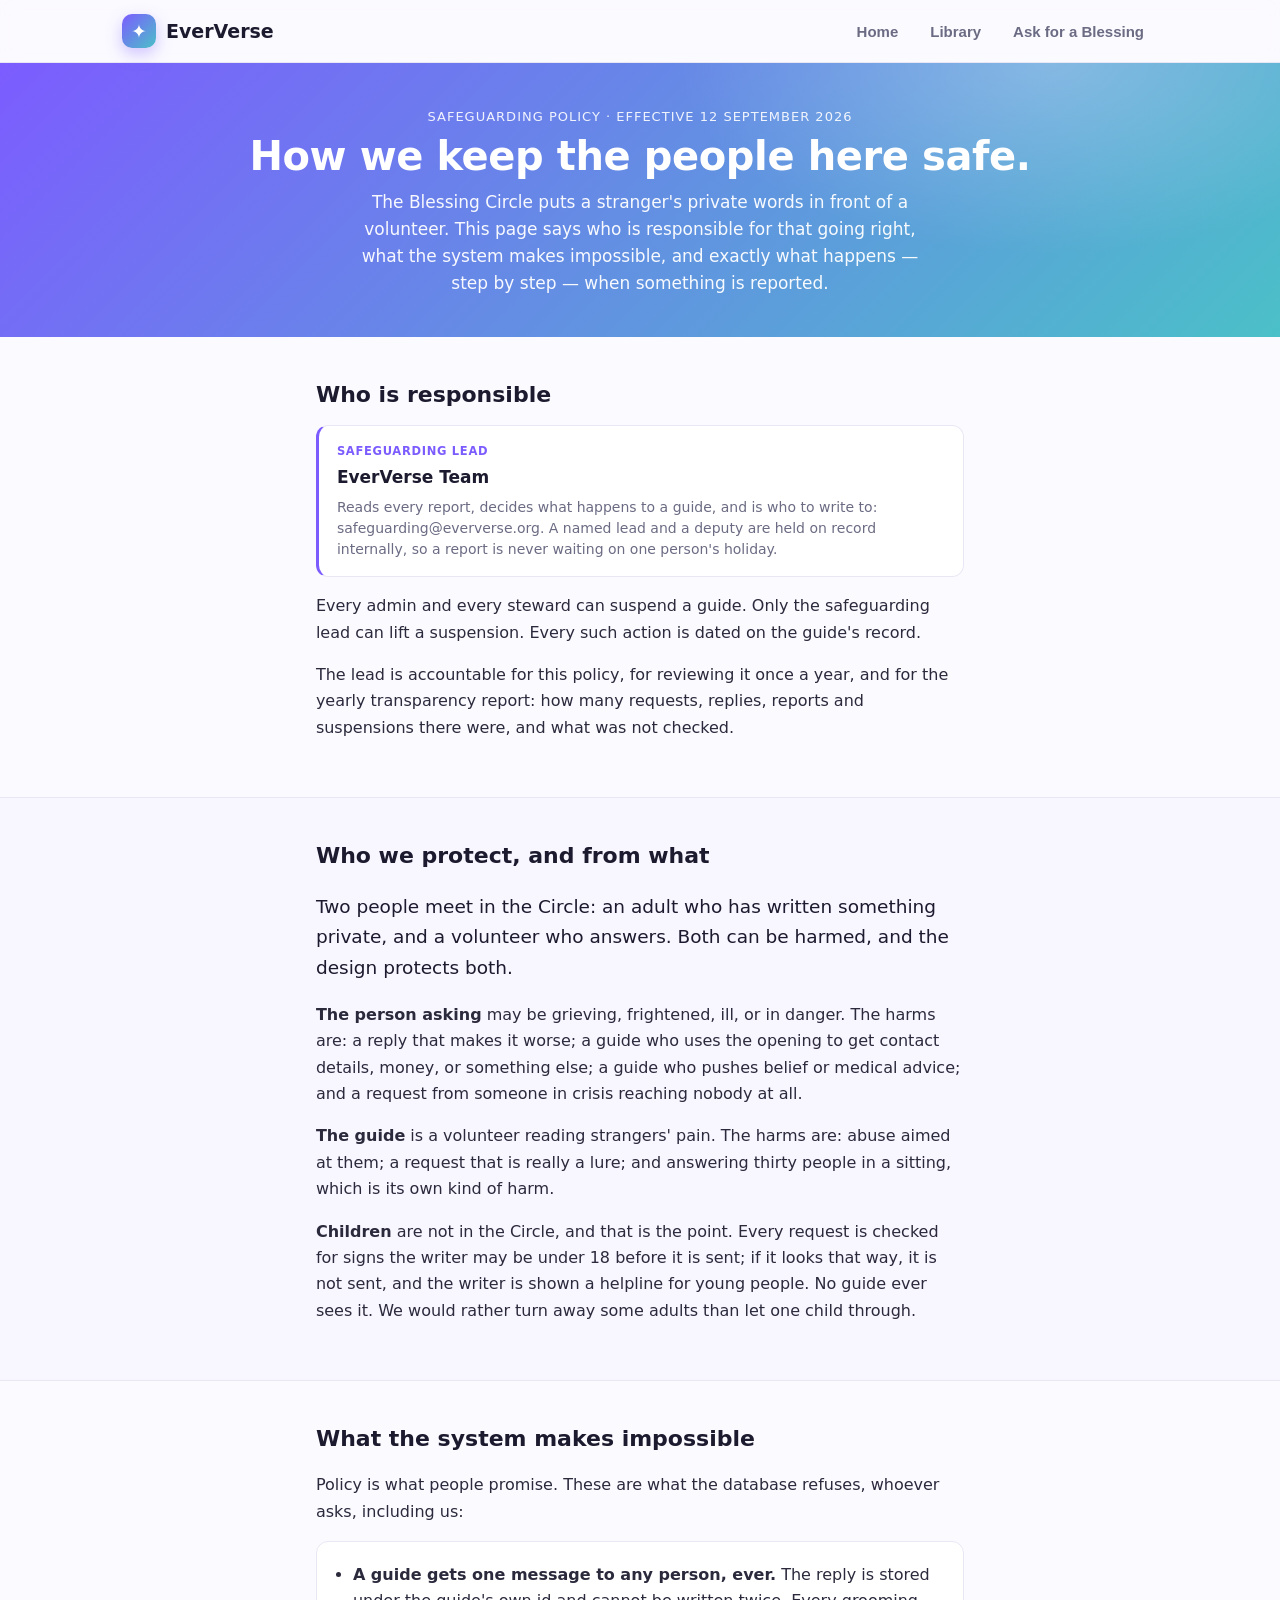
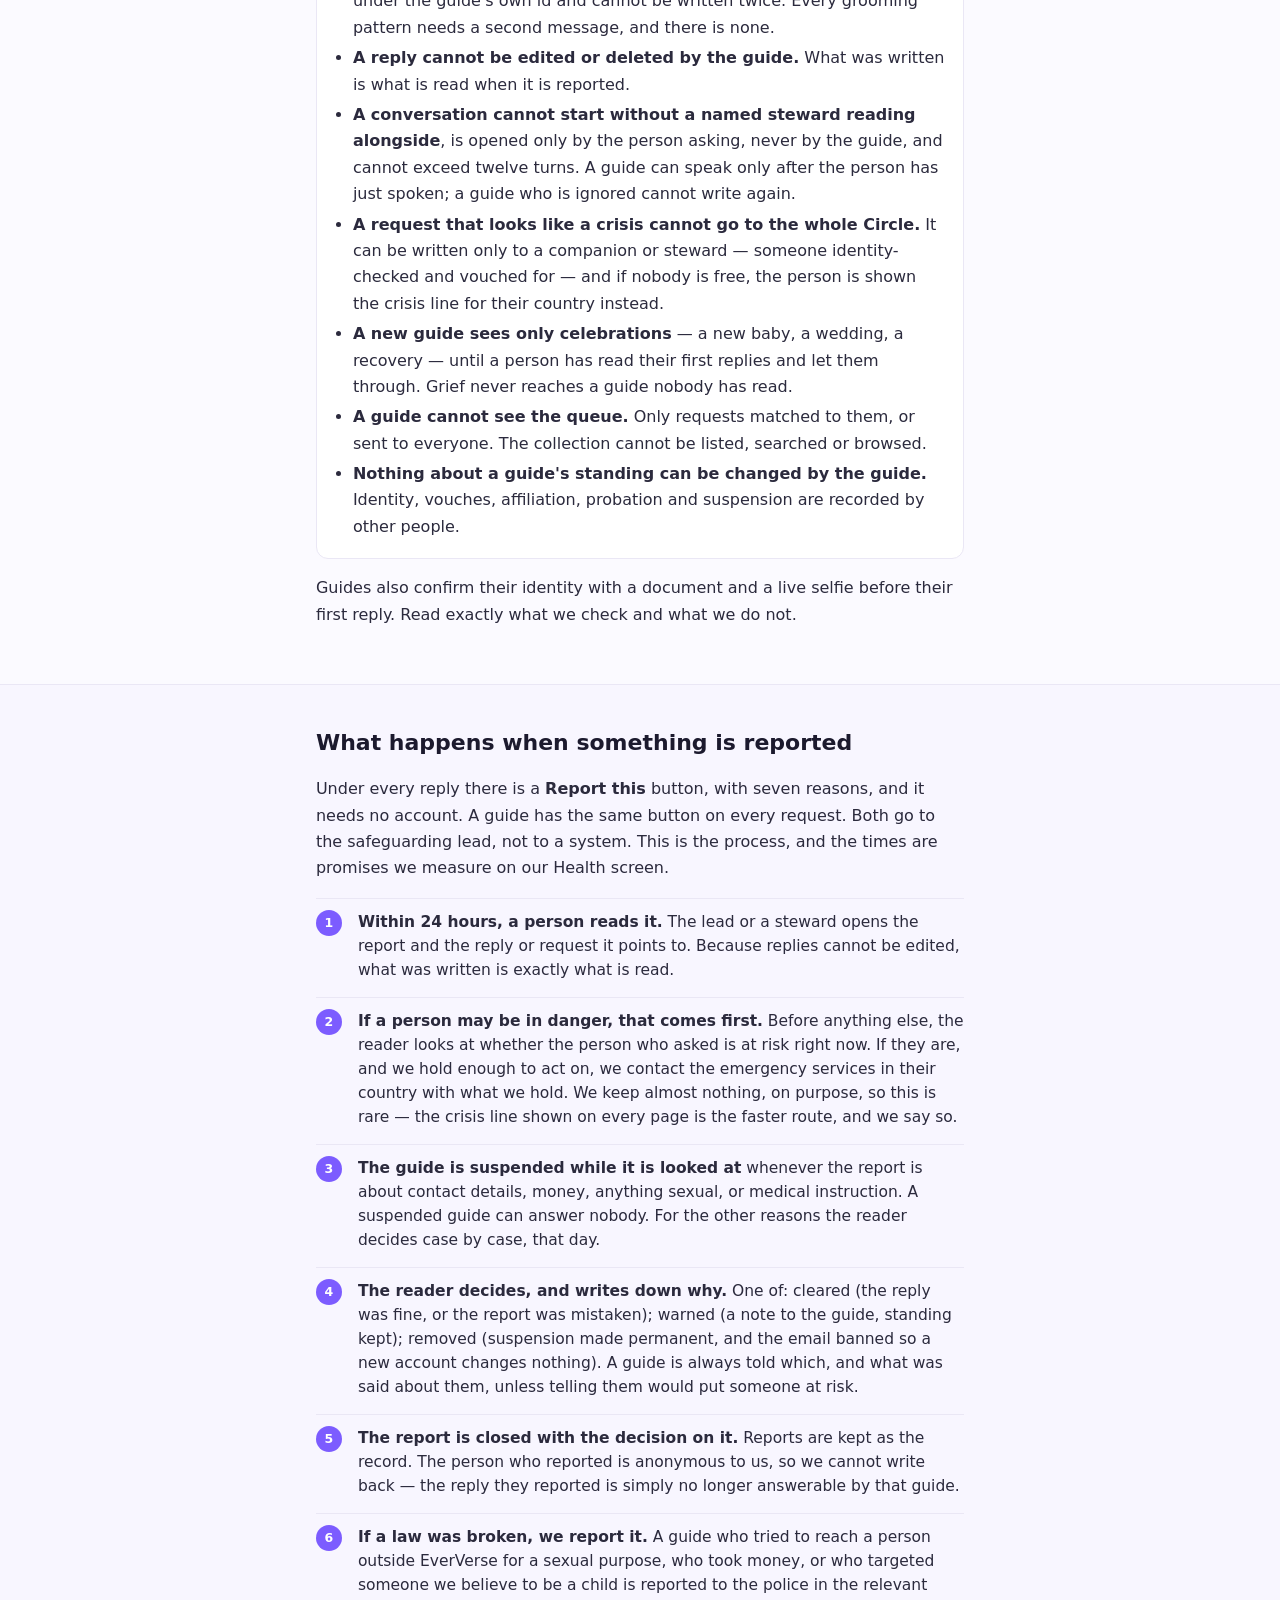
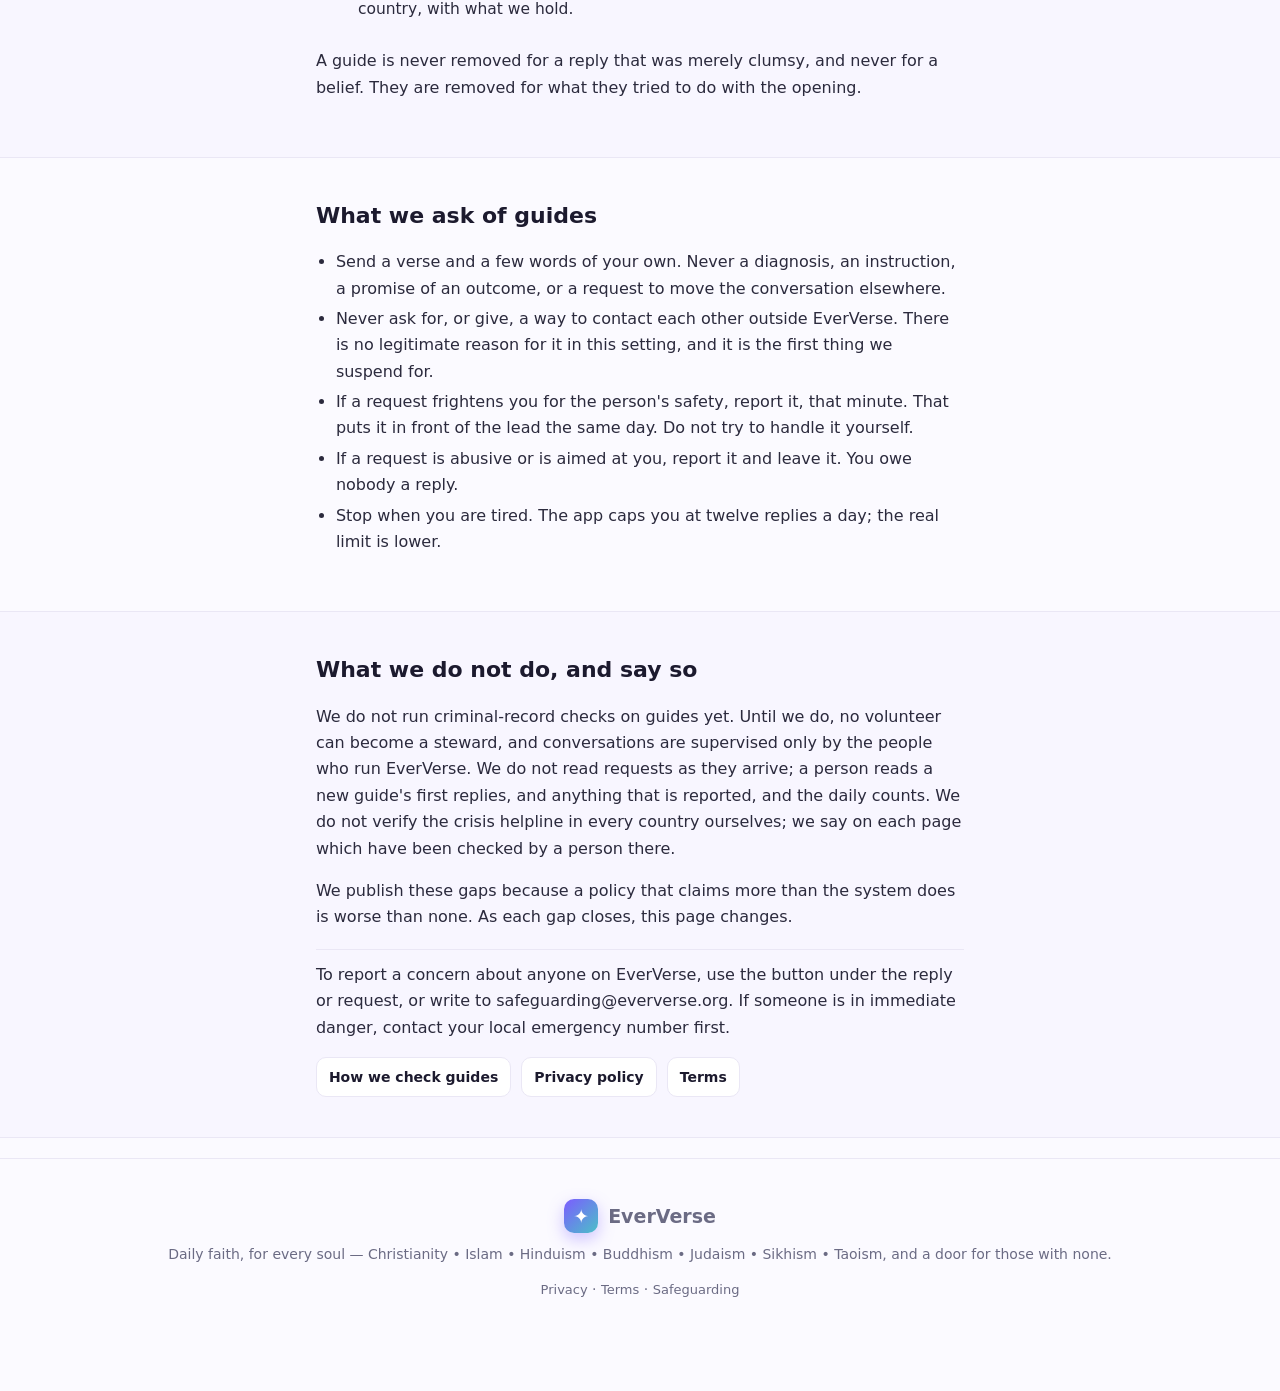
<file: safeguarding.html>
<!doctype html>
<html lang="en">
<head>
  <meta charset="utf-8">
  <meta name="viewport" content="width=device-width, initial-scale=1">
  <title>Safeguarding — EverVerse</title>
  <meta name="description" content="EverVerse's safeguarding policy: who is responsible, what the system makes impossible, and exactly what happens when something is reported.">
  <link rel="icon" href="icons/icon-192.png">
  <link rel="stylesheet" href="site.css">
  <style>
    .tsec{max-width:68ch}
    .tsec p,.tsec li{font-size:16px;line-height:1.65;color:#2b2a3d}
    .tsec .lead{font-size:18.5px;color:var(--ink)}
    .tsec h3{font-size:18px;margin:26px 0 6px}
    .tsec ul{padding-left:20px}
    .tsec li{margin:4px 0}
    .lead-card{background:#fff;border:1px solid var(--line);border-left:3px solid var(--accent);border-radius:12px;padding:16px 18px;margin:12px 0}
    .lead-card .lbl{font-size:11.5px;text-transform:uppercase;letter-spacing:.06em;color:var(--accent);font-weight:700;margin-bottom:4px}
    .lead-card b{font-size:17px;display:block}
    .lead-card .note{font-size:14px;color:var(--muted);margin-top:6px;line-height:1.5}
    .stepsv{counter-reset:s;list-style:none;padding:0;margin:12px 0}
    .stepsv li{counter-increment:s;position:relative;padding:11px 0 11px 42px;border-top:1px solid var(--line);font-size:15.5px;line-height:1.55}
    .stepsv li:before{content:counter(s);position:absolute;left:0;top:11px;width:26px;height:26px;border-radius:50%;background:var(--accent);color:#fff;font-weight:800;font-size:12.5px;display:grid;place-items:center}
    .cant{background:#fff;border:1px solid var(--line);border-radius:12px;padding:14px 18px;margin:12px 0}
    .cant ul{margin:6px 0 0;padding-left:18px;font-size:14.5px;color:#41506b;line-height:1.65}
    .quiet{font-size:14px;color:var(--muted);border-top:1px solid var(--line);padding-top:12px;margin-top:18px}
  </style>
  <script src="analytics.js"></script>
</head>
<body>
  <header class="site">
    <div class="wrap bar">
      <a class="logo" href="index.html"><span class="mark">✦</span> EverVerse</a>
      <nav class="sections">
        <a href="index.html"><button>Home</button></a>
        <a href="library.html"><button>Library</button></a>
        <a href="blessing.html"><button>Ask for a Blessing</button></a>
      </nav>
    </div>
  </header>

  <section class="hero">
    <div class="wrap">
      <div class="today-date">Safeguarding policy · effective 12 September 2026</div>
      <h1>How we keep the people here safe.</h1>
      <p>The Blessing Circle puts a stranger's private words in front of a volunteer. This page says who is responsible for that going right, what the system makes impossible, and exactly what happens — step by step — when something is reported.</p>
    </div>
  </section>

  <section class="band">
    <div class="wrap tsec">
      <div class="section-title">Who is responsible</div>
      <div class="lead-card">
        <div class="lbl">Safeguarding lead</div>
        <b>EverVerse Team</b>
        <div class="note">Reads every report, decides what happens to a guide, and is who to write to: <a href="mailto:safeguarding@eververse.org">safeguarding@eververse.org</a>. A named lead and a deputy are held on record internally, so a report is never waiting on one person's holiday.</div>
      </div>
      <p>Every admin and every steward can suspend a guide. Only the safeguarding lead can lift a suspension. Every such action is dated on the guide's record.</p>
      <p>The lead is accountable for this policy, for reviewing it once a year, and for the yearly transparency report: how many requests, replies, reports and suspensions there were, and what was not checked.</p>
    </div>
  </section>

  <section class="band" style="background:#f8f6ff;border-top:1px solid var(--line);border-bottom:1px solid var(--line)">
    <div class="wrap tsec">
      <div class="section-title">Who we protect, and from what</div>
      <p class="lead">Two people meet in the Circle: an adult who has written something private, and a volunteer who answers. Both can be harmed, and the design protects both.</p>
      <p><b>The person asking</b> may be grieving, frightened, ill, or in danger. The harms are: a reply that makes it worse; a guide who uses the opening to get contact details, money, or something else; a guide who pushes belief or medical advice; and a request from someone in crisis reaching nobody at all.</p>
      <p><b>The guide</b> is a volunteer reading strangers' pain. The harms are: abuse aimed at them; a request that is really a lure; and answering thirty people in a sitting, which is its own kind of harm.</p>
      <p><b>Children</b> are not in the Circle, and that is the point. Every request is checked for signs the writer may be under 18 before it is sent; if it looks that way, it is not sent, and the writer is shown a helpline for young people. No guide ever sees it. We would rather turn away some adults than let one child through.</p>
    </div>
  </section>

  <section class="band">
    <div class="wrap tsec">
      <div class="section-title">What the system makes impossible</div>
      <p>Policy is what people promise. These are what the database refuses, whoever asks, including us:</p>
      <div class="cant"><ul>
        <li><b>A guide gets one message to any person, ever.</b> The reply is stored under the guide's own id and cannot be written twice. Every grooming pattern needs a second message, and there is none.</li>
        <li><b>A reply cannot be edited or deleted by the guide.</b> What was written is what is read when it is reported.</li>
        <li><b>A conversation cannot start without a named steward reading alongside</b>, is opened only by the person asking, never by the guide, and cannot exceed twelve turns. A guide can speak only after the person has just spoken; a guide who is ignored cannot write again.</li>
        <li><b>A request that looks like a crisis cannot go to the whole Circle.</b> It can be written only to a companion or steward — someone identity-checked and vouched for — and if nobody is free, the person is shown the crisis line for their country instead.</li>
        <li><b>A new guide sees only celebrations</b> — a new baby, a wedding, a recovery — until a person has read their first replies and let them through. Grief never reaches a guide nobody has read.</li>
        <li><b>A guide cannot see the queue.</b> Only requests matched to them, or sent to everyone. The collection cannot be listed, searched or browsed.</li>
        <li><b>Nothing about a guide's standing can be changed by the guide.</b> Identity, vouches, affiliation, probation and suspension are recorded by other people.</li>
      </ul></div>
      <p>Guides also confirm their identity with a document and a live selfie before their first reply. Read <a href="trust.html">exactly what we check and what we do not</a>.</p>
    </div>
  </section>

  <section class="band" style="background:#f8f6ff;border-top:1px solid var(--line);border-bottom:1px solid var(--line)">
    <div class="wrap tsec">
      <div class="section-title">What happens when something is reported</div>
      <p>Under every reply there is a <b>Report this</b> button, with seven reasons, and it needs no account. A guide has the same button on every request. Both go to the safeguarding lead, not to a system. This is the process, and the times are promises we measure on our Health screen.</p>
      <ol class="stepsv">
        <li><b>Within 24 hours, a person reads it.</b> The lead or a steward opens the report and the reply or request it points to. Because replies cannot be edited, what was written is exactly what is read.</li>
        <li><b>If a person may be in danger, that comes first.</b> Before anything else, the reader looks at whether the person who asked is at risk right now. If they are, and we hold enough to act on, we contact the emergency services in their country with what we hold. We keep almost nothing, on purpose, so this is rare — the crisis line shown on every page is the faster route, and we say so.</li>
        <li><b>The guide is suspended while it is looked at</b> whenever the report is about contact details, money, anything sexual, or medical instruction. A suspended guide can answer nobody. For the other reasons the reader decides case by case, that day.</li>
        <li><b>The reader decides, and writes down why.</b> One of: cleared (the reply was fine, or the report was mistaken); warned (a note to the guide, standing kept); removed (suspension made permanent, and the email banned so a new account changes nothing). A guide is always told which, and what was said about them, unless telling them would put someone at risk.</li>
        <li><b>The report is closed with the decision on it.</b> Reports are kept as the record. The person who reported is anonymous to us, so we cannot write back — the reply they reported is simply no longer answerable by that guide.</li>
        <li><b>If a law was broken, we report it.</b> A guide who tried to reach a person outside EverVerse for a sexual purpose, who took money, or who targeted someone we believe to be a child is reported to the police in the relevant country, with what we hold.</li>
      </ol>
      <p>A guide is never removed for a reply that was merely clumsy, and never for a belief. They are removed for what they tried to do with the opening.</p>
    </div>
  </section>

  <section class="band">
    <div class="wrap tsec">
      <div class="section-title">What we ask of guides</div>
      <ul>
        <li>Send a verse and a few words of your own. Never a diagnosis, an instruction, a promise of an outcome, or a request to move the conversation elsewhere.</li>
        <li>Never ask for, or give, a way to contact each other outside EverVerse. There is no legitimate reason for it in this setting, and it is the first thing we suspend for.</li>
        <li>If a request frightens you for the person's safety, report it, that minute. That puts it in front of the lead the same day. Do not try to handle it yourself.</li>
        <li>If a request is abusive or is aimed at you, report it and leave it. You owe nobody a reply.</li>
        <li>Stop when you are tired. The app caps you at twelve replies a day; the real limit is lower.</li>
      </ul>
    </div>
  </section>

  <section class="band" style="background:#f8f6ff;border-top:1px solid var(--line);border-bottom:1px solid var(--line)">
    <div class="wrap tsec">
      <div class="section-title">What we do not do, and say so</div>
      <p>We do not run criminal-record checks on guides yet. Until we do, no volunteer can become a steward, and conversations are supervised only by the people who run EverVerse. We do not read requests as they arrive; a person reads a new guide's first replies, and anything that is reported, and the daily counts. We do not verify the crisis helpline in every country ourselves; we say on each page which have been checked by a person there.</p>
      <p>We publish these gaps because a policy that claims more than the system does is worse than none. As each gap closes, this page changes.</p>
      <p class="quiet">To report a concern about anyone on EverVerse, use the button under the reply or request, or write to <a href="mailto:safeguarding@eververse.org">safeguarding@eververse.org</a>. If someone is in immediate danger, contact your local emergency number first.</p>
      <div class="rowx" style="margin-top:16px;display:flex;gap:10px;flex-wrap:wrap">
        <a href="trust.html" class="btn ghost sm">How we check guides</a>
        <a href="privacy.html" class="btn ghost sm">Privacy policy</a>
        <a href="terms.html" class="btn ghost sm">Terms</a>
      </div>
    </div>
  </section>

  <footer class="site">
    <div class="wrap">
      <div class="logo" style="justify-content:center;margin-bottom:10px;"><span class="mark">✦</span> EverVerse</div>
      <div>Daily faith, for every soul — Christianity • Islam • Hinduism • Buddhism • Judaism • Sikhism • Taoism, and a door for those with none.</div>
      <div style="margin-top:12px;"><a href="privacy.html" style="color:var(--muted);font-size:13px;">Privacy</a> · <a href="terms.html" style="color:var(--muted);font-size:13px;">Terms</a> · <a href="safeguarding.html" style="color:var(--muted);font-size:13px;">Safeguarding</a></div>
    </div>
  </footer>
</body>
</html>
</file>
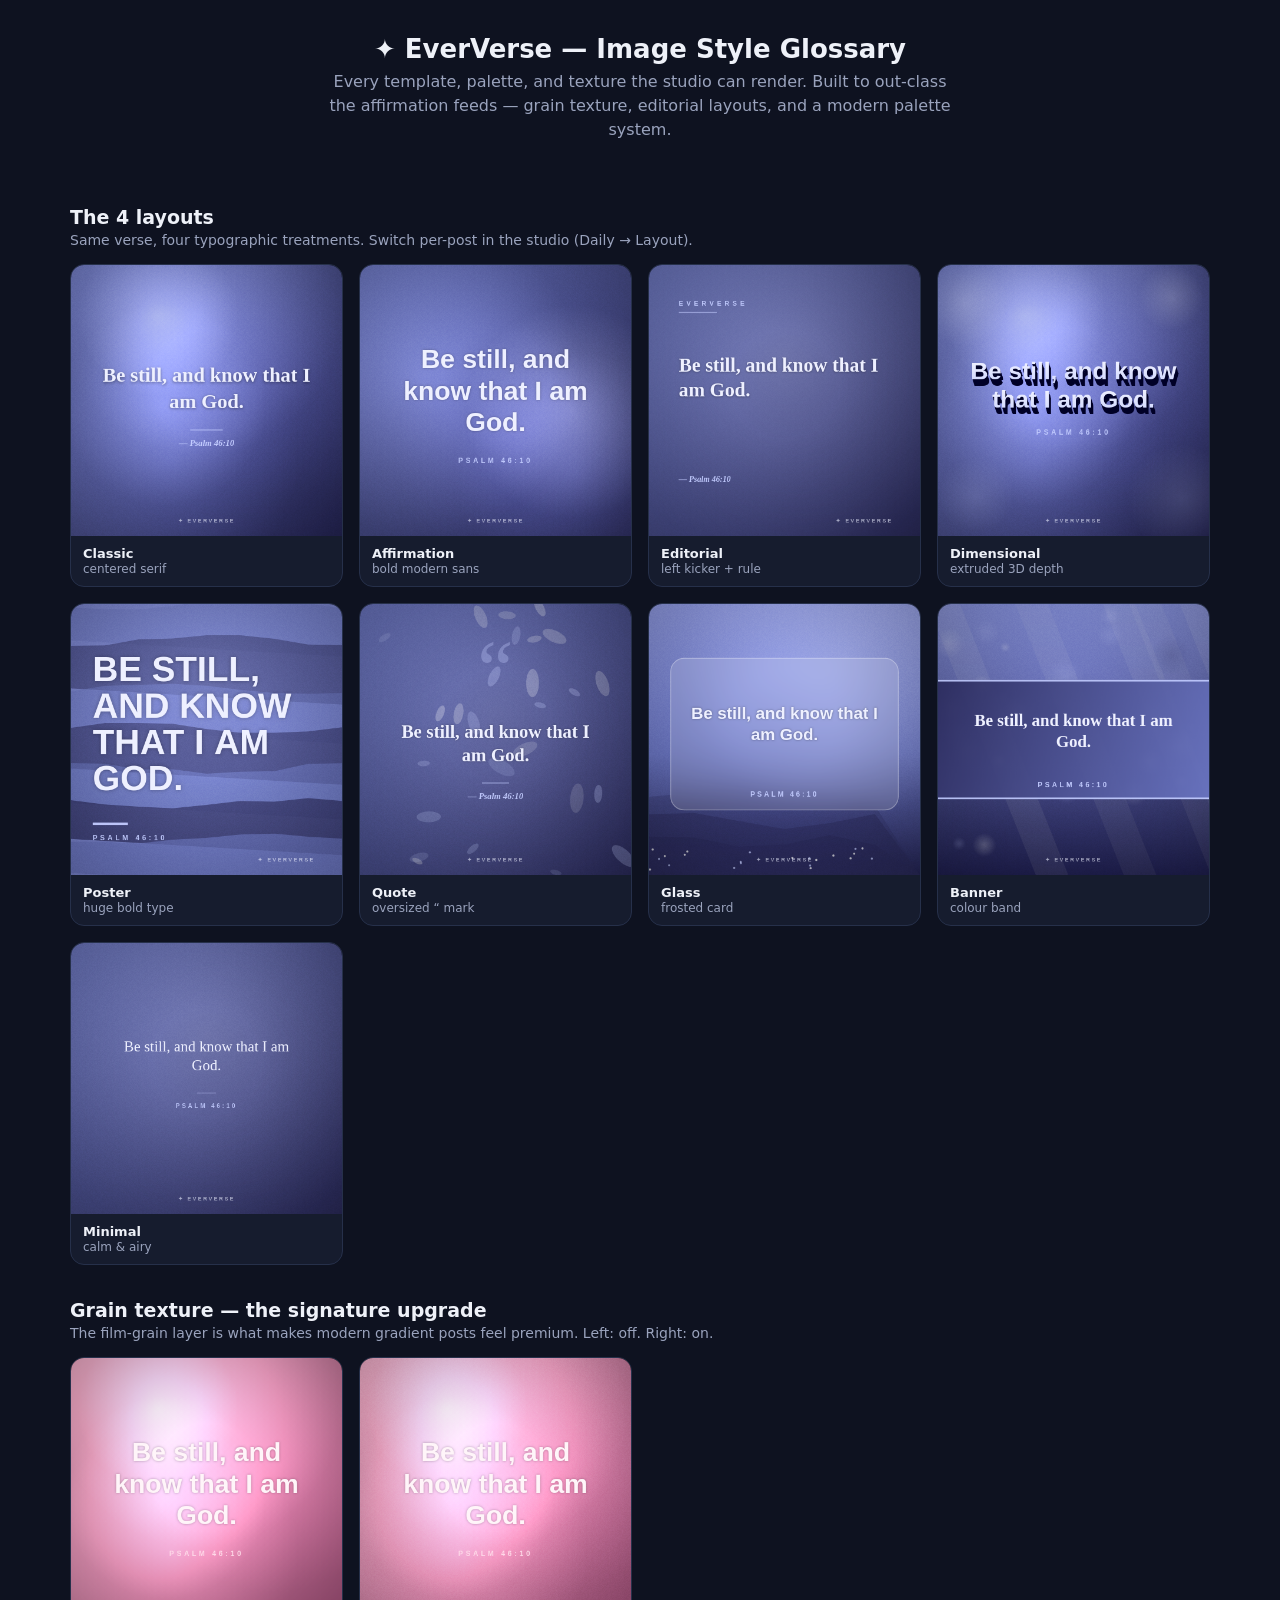
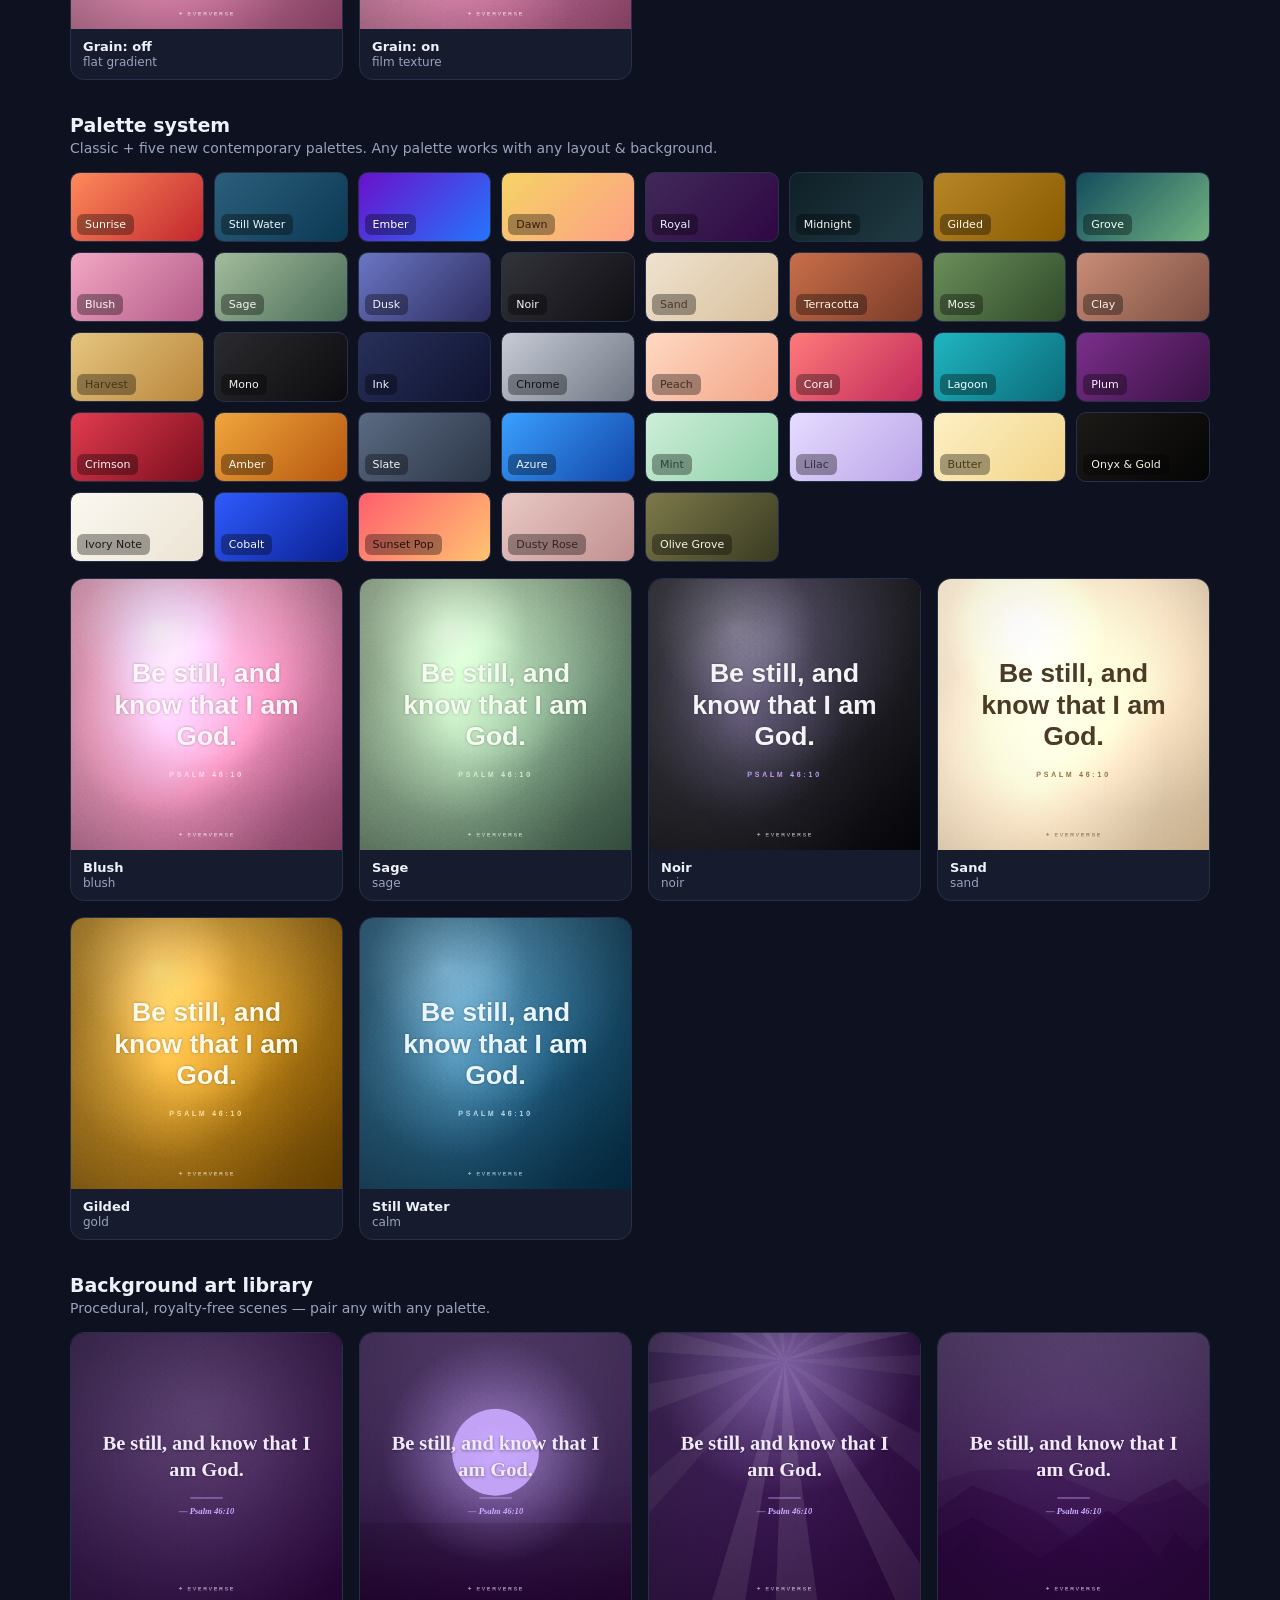
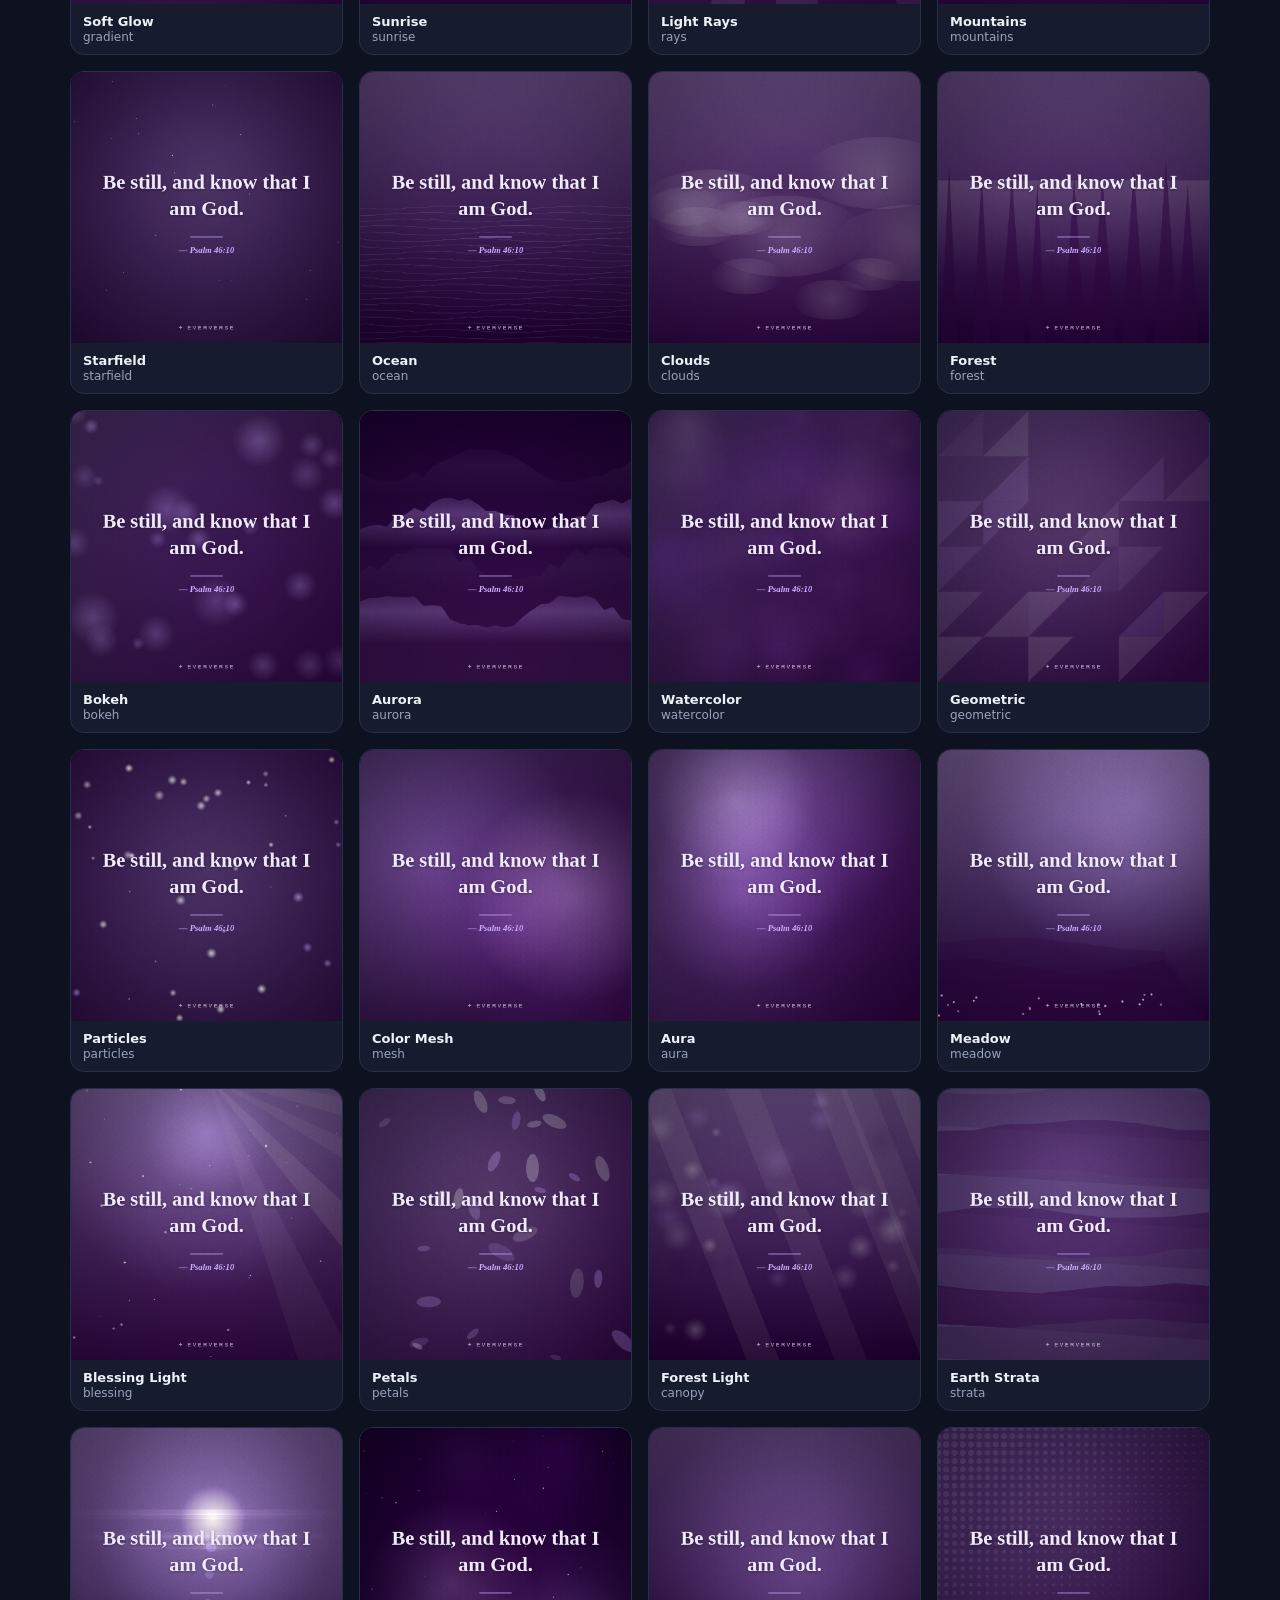
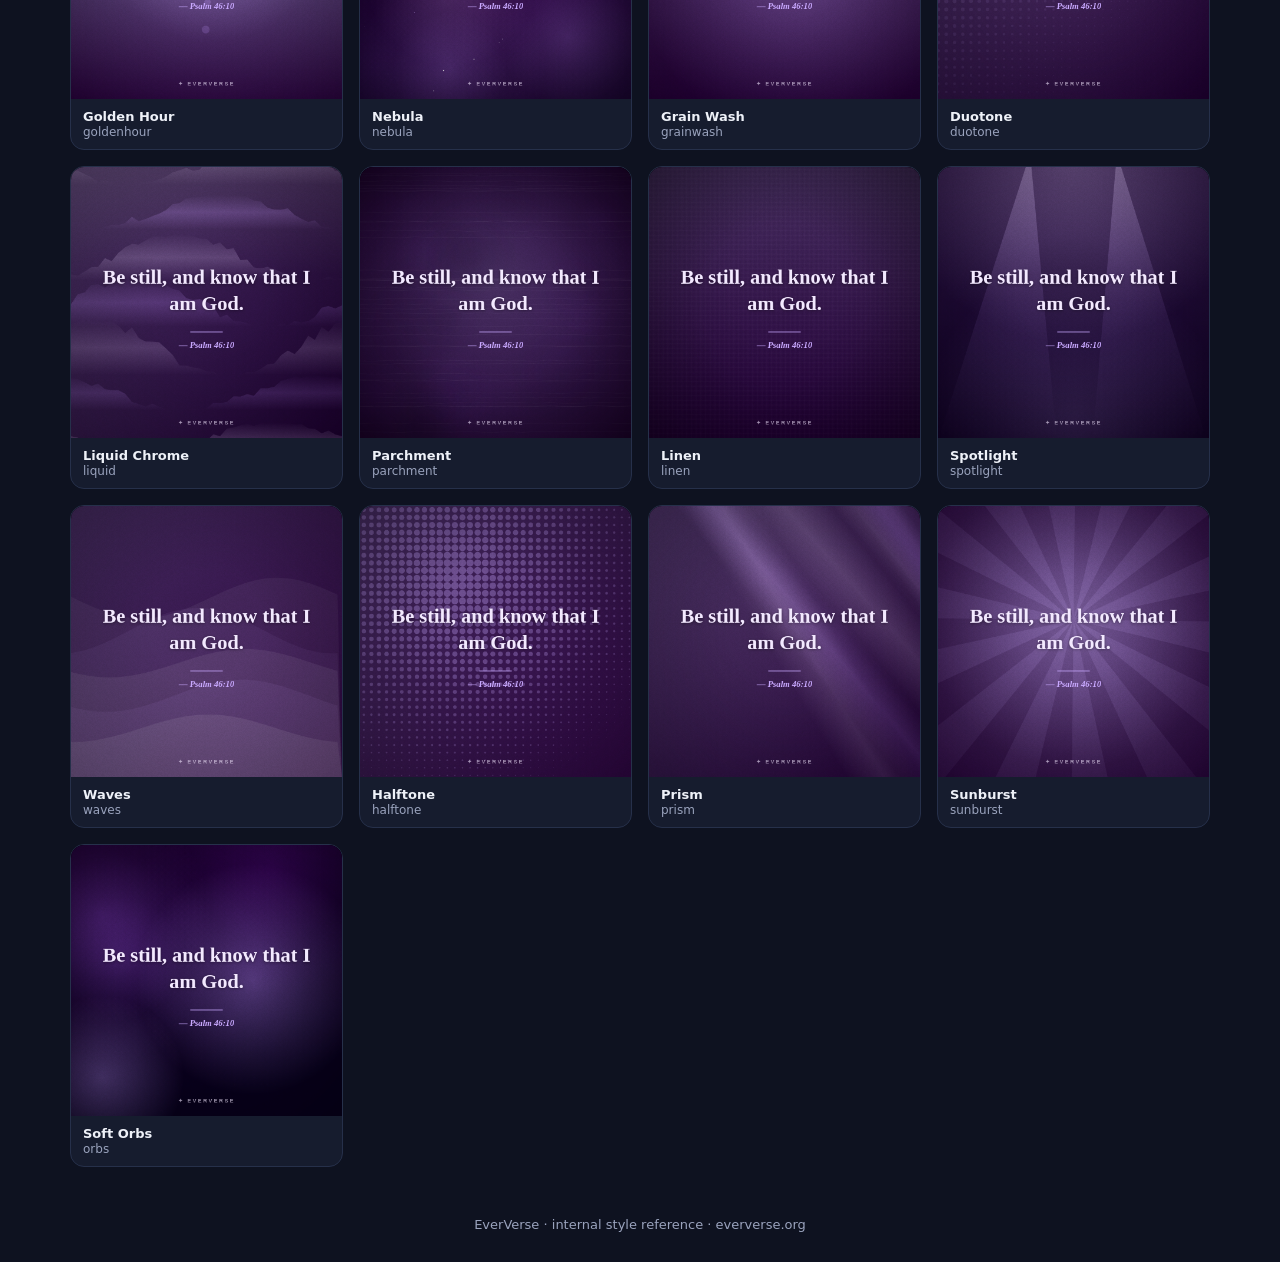
<file: style-gallery.html>
<!DOCTYPE html>
<html lang="en">
<head>
  <meta charset="UTF-8" />
  <meta name="viewport" content="width=device-width, initial-scale=1.0" />
  <title>EverVerse — Image Style Glossary</title>
  <meta name="robots" content="noindex" />
  <style>
    :root { --bg:#0e1220; --panel:#161c2e; --ink:#eef1f8; --muted:#9aa3bd; --line:#26304a; --brand:#7c5cff; }
    * { box-sizing: border-box; }
    body { margin:0; background:var(--bg); color:var(--ink); font-family:"Segoe UI",system-ui,sans-serif; }
    header { padding:34px 20px 10px; text-align:center; }
    header h1 { margin:0 0 6px; font-size:26px; } header p { color:var(--muted); margin:0 auto; max-width:640px; line-height:1.5; }
    .wrap { max-width:1180px; margin:0 auto; padding:20px; }
    h2 { margin:34px 0 4px; font-size:19px; } .sub { color:var(--muted); margin:0 0 16px; font-size:14px; }
    .grid { display:grid; gap:16px; grid-template-columns:repeat(auto-fill, minmax(240px,1fr)); }
    .card { background:var(--panel); border:1px solid var(--line); border-radius:14px; overflow:hidden; }
    .card canvas { width:100%; height:auto; display:block; background:#000; }
    .card .lbl { padding:10px 12px; font-size:13px; } .card .lbl b { display:block; } .card .lbl span { color:var(--muted); font-size:12px; }
    .swatches { display:grid; gap:10px; grid-template-columns:repeat(auto-fill, minmax(120px,1fr)); }
    .sw { border-radius:10px; height:70px; border:1px solid var(--line); display:flex; align-items:flex-end; }
    .sw span { font-size:11px; padding:4px 8px; background:rgba(0,0,0,.35); border-radius:6px; margin:6px; }
    footer { text-align:center; color:var(--muted); padding:30px; font-size:13px; }
  </style>
</head>
<body>
  <header>
    <h1>✦ EverVerse — Image Style Glossary</h1>
    <p>Every template, palette, and texture the studio can render. Built to out-class the affirmation feeds — grain texture, editorial layouts, and a modern palette system.</p>
  </header>
  <div class="wrap">
    <h2>The 4 layouts</h2>
    <p class="sub">Same verse, four typographic treatments. Switch per-post in the studio (Daily → Layout).</p>
    <div class="grid" id="g-layouts"></div>

    <h2>Grain texture — the signature upgrade</h2>
    <p class="sub">The film-grain layer is what makes modern gradient posts feel premium. Left: off. Right: on.</p>
    <div class="grid" id="g-grain"></div>

    <h2>Palette system</h2>
    <p class="sub">Classic + five new contemporary palettes. Any palette works with any layout &amp; background.</p>
    <div class="swatches" id="g-swatches"></div>
    <div class="grid" id="g-palettes" style="margin-top:16px;"></div>

    <h2>Background art library</h2>
    <p class="sub">Procedural, royalty-free scenes — pair any with any palette.</p>
    <div class="grid" id="g-bgs"></div>
  </div>
  <footer>EverVerse · internal style reference · eververse.org</footer>

  <script src="verses.js"></script>
  <script src="backgrounds.js"></script>
  <script src="render.js"></script>
  <script>
    const SIZE = 460;
    function card(parent, opts, title, sub) {
      const c = document.createElement("div"); c.className = "card";
      const cv = document.createElement("canvas");
      renderVerse(cv, SIZE, SIZE, opts);
      const l = document.createElement("div"); l.className = "lbl";
      l.innerHTML = `<b>${title}</b><span>${sub || ""}</span>`;
      c.append(cv, l); parent.appendChild(c);
    }
    const V = { text: "Be still, and know that I am God.", ref: "Psalm 46:10" };

    // Layouts
    [["classic","serif","aura","Classic","centered serif"],
     ["affirmation","sans","mesh","Affirmation","bold modern sans"],
     ["editorial","serif","gradient","Editorial","left kicker + rule"],
     ["dimensional","sans","aura","Dimensional","extruded 3D depth"],
     ["poster","sans","strata","Poster","huge bold type"],
     ["quote","serif","petals","Quote","oversized “ mark"],
     ["glass","sans","meadow","Glass","frosted card"],
     ["banner","serif","canopy","Banner","colour band"],
     ["minimal","serif","gradient","Minimal","calm & airy"]].forEach(([layout,font,bg,t,s])=>
      card(document.getElementById("g-layouts"), {text:V.text, ref:V.ref, paletteKey:"dusk", bgKey:bg, layout, font, watermark:true, showRef:true, grain:true}, t, s));

    // Grain off vs on
    card(document.getElementById("g-grain"), {text:V.text, ref:V.ref, paletteKey:"blush", bgKey:"aura", layout:"affirmation", font:"sans", watermark:true, showRef:true, grain:false}, "Grain: off", "flat gradient");
    card(document.getElementById("g-grain"), {text:V.text, ref:V.ref, paletteKey:"blush", bgKey:"aura", layout:"affirmation", font:"sans", watermark:true, showRef:true, grain:true}, "Grain: on", "film texture");

    // Palette swatches + rendered examples
    const pals = Object.keys(THEME_PALETTES);
    pals.forEach((k)=>{
      const p = THEME_PALETTES[k];
      const d = document.createElement("div"); d.className = "sw";
      d.style.background = `linear-gradient(135deg, ${p.stops[0]}, ${p.stops[1]})`;
      d.innerHTML = `<span style="color:${p.text}">${p.name}</span>`;
      document.getElementById("g-swatches").appendChild(d);
    });
    ["blush","sage","noir","sand","gold","calm"].forEach((k)=>
      card(document.getElementById("g-palettes"), {text:V.text, ref:V.ref, paletteKey:k, bgKey:"aura", layout:"affirmation", font:"sans", watermark:true, showRef:true, grain:true}, THEME_PALETTES[k].name, k));

    // Backgrounds
    BACKGROUNDS.forEach((b)=>
      card(document.getElementById("g-bgs"), {text:V.text, ref:V.ref, paletteKey:"royal", bgKey:b.key, layout:"classic", font:"serif", watermark:true, showRef:true, grain:true}, b.name, b.key));
  </script>
</body>
</html>
</file>
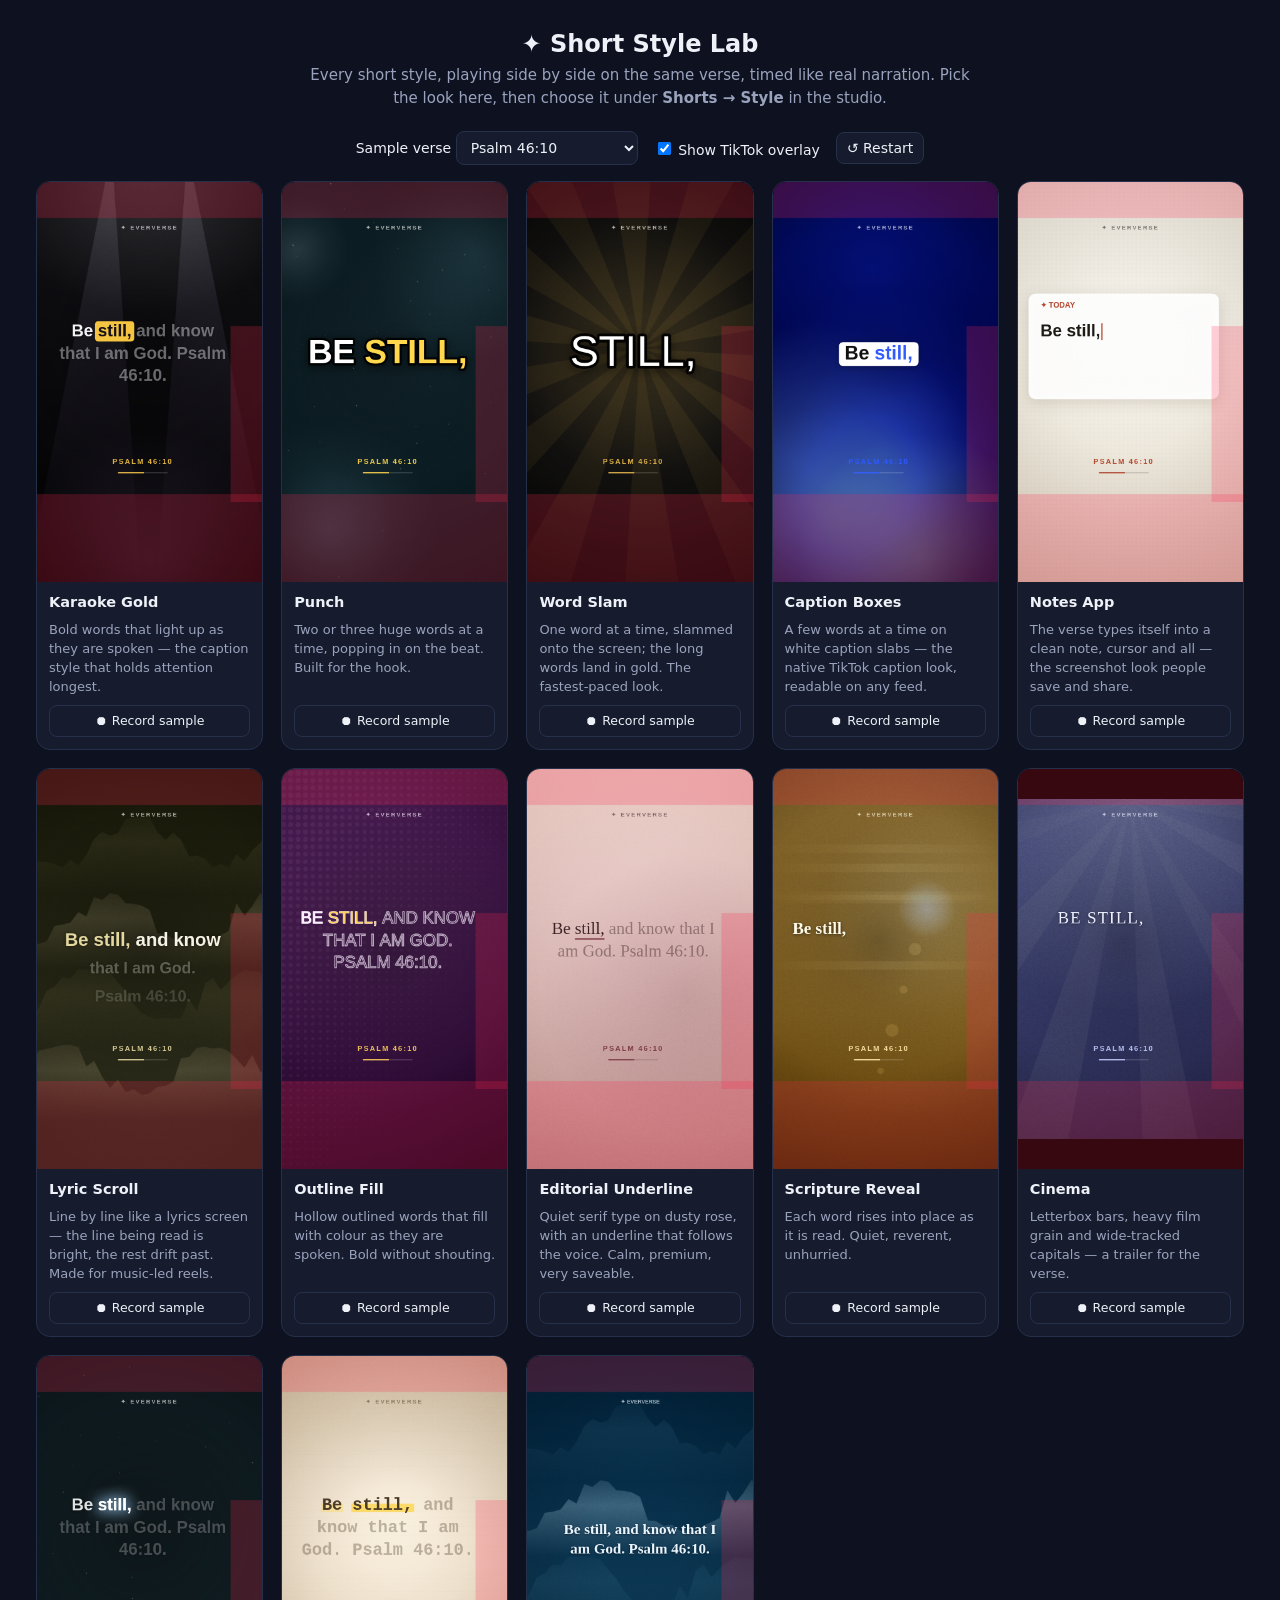
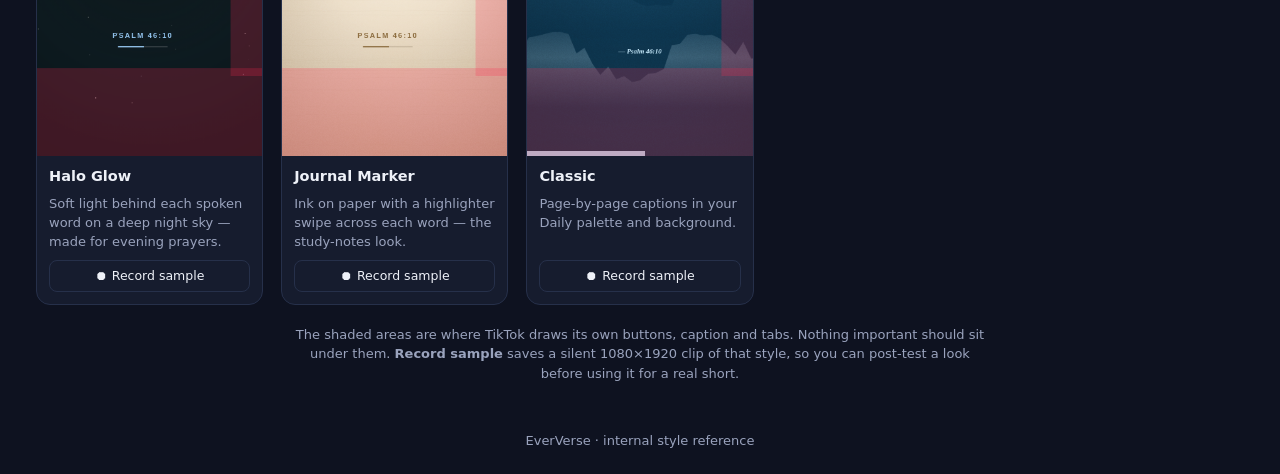
<file: style-lab.html>
<!DOCTYPE html>
<html lang="en">
<head>
  <meta charset="UTF-8" />
  <meta name="viewport" content="width=device-width, initial-scale=1.0" />
  <title>EverVerse — Short Style Lab</title>
  <meta name="robots" content="noindex" />
  <style>
    :root { --bg:#0e1220; --panel:#161c2e; --ink:#eef1f8; --muted:#9aa3bd; --line:#26304a; --brand:#7c5cff; }
    * { box-sizing: border-box; }
    body { margin:0; background:var(--bg); color:var(--ink); font-family:"Segoe UI",system-ui,sans-serif; }
    header { padding:30px 16px 6px; text-align:center; }
    header h1 { margin:0 0 6px; font-size:24px; }
    header p { color:var(--muted); margin:0 auto; max-width:680px; line-height:1.5; font-size:15px; }
    .bar { display:flex; flex-wrap:wrap; gap:10px 16px; justify-content:center; align-items:center; padding:16px; font-size:14px; }
    .bar select, .bar button { font:inherit; background:var(--panel); color:var(--ink); border:1px solid var(--line); border-radius:8px; padding:7px 10px; }
    .bar button { cursor:pointer; }
    .wrap { max-width:1240px; margin:0 auto; padding:0 16px 24px; }
    .grid { display:grid; gap:18px; grid-template-columns:repeat(auto-fill, minmax(220px,1fr)); }
    .card { background:var(--panel); border:1px solid var(--line); border-radius:14px; overflow:hidden; display:flex; flex-direction:column; }
    .card canvas { width:100%; aspect-ratio:9/16; display:block; background:#000; }
    .lbl { padding:10px 12px 12px; font-size:13px; line-height:1.45; flex:1; display:flex; flex-direction:column; gap:8px; }
    .lbl b { font-size:14.5px; } .lbl span { color:var(--muted); }
    .lbl button { margin-top:auto; font:inherit; font-size:12.5px; background:transparent; color:var(--ink); border:1px solid var(--line); border-radius:8px; padding:6px 8px; cursor:pointer; }
    .lbl button:disabled { opacity:.5; cursor:default; }
    .tip { color:var(--muted); font-size:13px; text-align:center; max-width:700px; margin:20px auto 0; line-height:1.5; }
    footer { text-align:center; color:var(--muted); padding:26px; font-size:13px; }
  </style>
</head>
<body>
  <header>
    <h1>✦ Short Style Lab</h1>
    <p>Every short style, playing side by side on the same verse, timed like real narration. Pick the look here, then choose it under <b>Shorts → Style</b> in the studio.</p>
  </header>
  <div class="bar">
    <label>Sample verse <select id="verse"></select></label>
    <label><input type="checkbox" id="safe" checked /> Show TikTok overlay</label>
    <button id="restart">↺ Restart</button>
  </div>
  <div class="wrap">
    <div class="grid" id="grid"></div>
    <p class="tip">The shaded areas are where TikTok draws its own buttons, caption and tabs. Nothing important should sit under them. <b>Record sample</b> saves a silent 1080×1920 clip of that style, so you can post-test a look before using it for a real short.</p>
  </div>
  <footer>EverVerse · internal style reference</footer>

  <script src="verses.js"></script>
  <script src="backgrounds.js"></script>
  <script src="render.js"></script>
  <script src="video.js"></script>
  <script src="shortstyles.js"></script>
  <script>
    // Hooks are the opening line, written to stop the scroll; the verse follows.
    const SAMPLES = [
      ["Psalm 46:10", "If your mind will not slow down tonight, hear this."],
      ["Jeremiah 29:11", "Someone needs to hear this today."],
      ["Isaiah 41:10", "Read this before you give up."],
      ["Bhagavad Gita 2:47", "The most freeing line in the Gita."],
      ["Matthew 11:28", "For anyone running on empty."],
    ].map(([ref, hook]) => {
      const v = VERSE_DB.find((x) => x.ref === ref);
      return v ? { ref, hook, text: v.text } : null;
    }).filter(Boolean);

    const WORDS_PER_SEC = 2.6;   // a calm narrator's pace
    const PREVIEW = { w: 360, h: 640 }, RECORD = { w: 1080, h: 1920 };
    const sel = document.getElementById("verse");
    sel.innerHTML = SAMPLES.map((s, i) => `<option value="${i}">${s.ref}</option>`).join("");

    function build(sample) {
      const narration = sample.hook + " " + sample.text + " " + sample.ref + ".";
      const pages = [sample.hook].concat(buildCaptionPages(sample.text + " " + sample.ref + "."));
      const voiceDur = narration.split(/\s+/).length / WORDS_PER_SEC;
      return { sched: evScheduleCaptions(pages, voiceDur), dur: voiceDur + 1.2 };
    }

    // Where TikTok's interface sits on a 9:16 frame (approximate, all phones).
    function drawSafeOverlay(ctx, W, H) {
      ctx.save();
      ctx.fillStyle = "rgba(255,40,80,0.22)";
      ctx.fillRect(0, 0, W, H * 0.09);                      // Following / For You tabs
      ctx.fillRect(W * 0.86, H * 0.36, W * 0.14, H * 0.44); // like / comment / share rail
      ctx.fillRect(0, H * 0.78, W, H * 0.22);               // username, caption, sound
      ctx.restore();
    }

    let cards = [], t0 = performance.now(), data = build(SAMPLES[0]);
    function makeCards() {
      const grid = document.getElementById("grid"); grid.innerHTML = ""; cards = [];
      const sample = SAMPLES[+sel.value];
      SHORT_STYLE_ORDER.forEach((key) => {
        const st = SHORT_STYLES[key];
        const card = document.createElement("div"); card.className = "card";
        const cv = document.createElement("canvas"); cv.width = PREVIEW.w; cv.height = PREVIEW.h;
        const ctx = cv.getContext("2d");
        // Classic uses the verse's own theme, as the studio does by default.
        const v = VERSE_DB.find((x) => x.ref === sample.ref) || {};
        const opts = { ref: sample.ref, shortStyle: key, paletteKey: v.theme || "royal", bgKey: "aurora", font: "serif", grain: true, watermark: true };
        const prep = evPrepareShort(opts, PREVIEW.w, PREVIEW.h, 7, ctx);
        const lbl = document.createElement("div"); lbl.className = "lbl";
        lbl.innerHTML = `<b>${st.name}</b><span>${st.note}</span>`;
        const rec = document.createElement("button"); rec.textContent = "⏺ Record sample";
        rec.onclick = () => recordSample(key, opts, rec);
        lbl.appendChild(rec);
        card.append(cv, lbl); grid.appendChild(card);
        // Fresh page objects per card: word timings are cached on them.
        cards.push({ ctx, opts, prep, sched: data.sched.map((s) => Object.assign({}, s)) });
      });
    }

    function loop() {
      const t = ((performance.now() - t0) / 1000) % data.dur;
      const overlay = document.getElementById("safe").checked;
      for (const c of cards) {
        evShortFrame(c.ctx, PREVIEW.w, PREVIEW.h, c.prep, c.opts, c.sched, t, data.dur);
        if (overlay) drawSafeOverlay(c.ctx, PREVIEW.w, PREVIEW.h);
      }
      requestAnimationFrame(loop);
    }

    async function recordSample(key, baseOpts, btn) {
      if (!videoSupported()) { alert("This browser can't record video."); return; }
      btn.disabled = true;
      const { w: W, h: H } = RECORD;
      const cv = document.createElement("canvas"); cv.width = W; cv.height = H;
      const ctx = cv.getContext("2d");
      const prep = evPrepareShort(baseOpts, W, H, 7, ctx);
      const sched = data.sched.map((s) => Object.assign({}, s));
      const stream = cv.captureStream(0), track = stream.getVideoTracks()[0];
      const mime = pickVideoMime();
      const rec = new MediaRecorder(stream, { mimeType: mime, videoBitsPerSecond: 8_000_000 });
      const chunks = []; rec.ondataavailable = (e) => { if (e.data.size) chunks.push(e.data); };
      const done = new Promise((r) => { rec.onstop = r; });
      rec.start();
      const start = performance.now();
      await new Promise((resolve) => {
        (function tick() {
          const t = (performance.now() - start) / 1000;
          evShortFrame(ctx, W, H, prep, baseOpts, sched, t, data.dur);
          if (track.requestFrame) track.requestFrame();
          btn.textContent = "Recording… " + Math.round(Math.min(1, t / data.dur) * 100) + "%";
          if (t >= data.dur) { resolve(); return; }
          setTimeout(tick, 1000 / 30);
        })();
      });
      rec.stop(); await done; stream.getTracks().forEach((tr) => tr.stop());
      const blob = new Blob(chunks, { type: mimeContainer(mime) });
      const a = document.createElement("a");
      a.href = URL.createObjectURL(blob);
      a.download = "eververse-style-" + key + "." + videoFileExt(blob);
      a.click(); setTimeout(() => URL.revokeObjectURL(a.href), 4000);
      btn.textContent = "⏺ Record sample"; btn.disabled = false;
    }

    function restart() { data = build(SAMPLES[+sel.value]); makeCards(); t0 = performance.now(); }
    sel.onchange = restart;
    document.getElementById("restart").onclick = restart;
    makeCards();
    requestAnimationFrame(loop);
  </script>
</body>
</html>
</file>
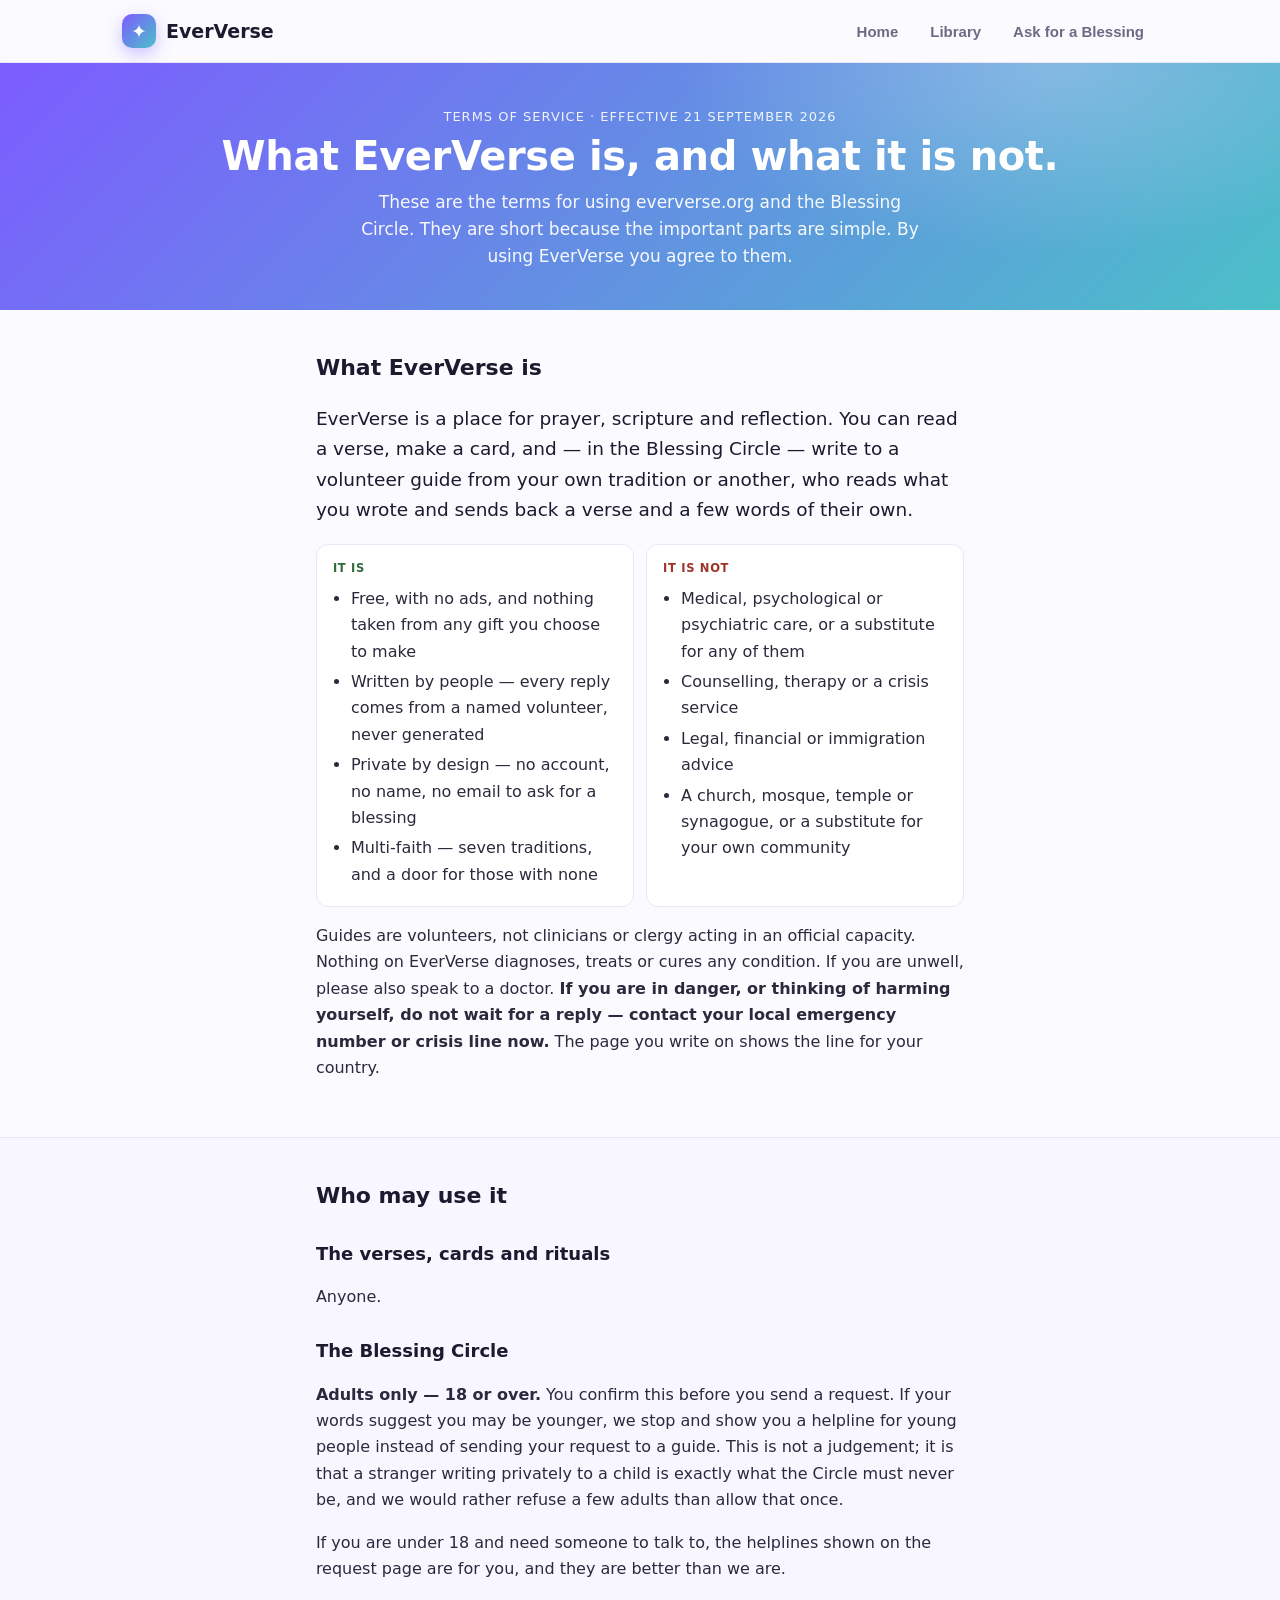
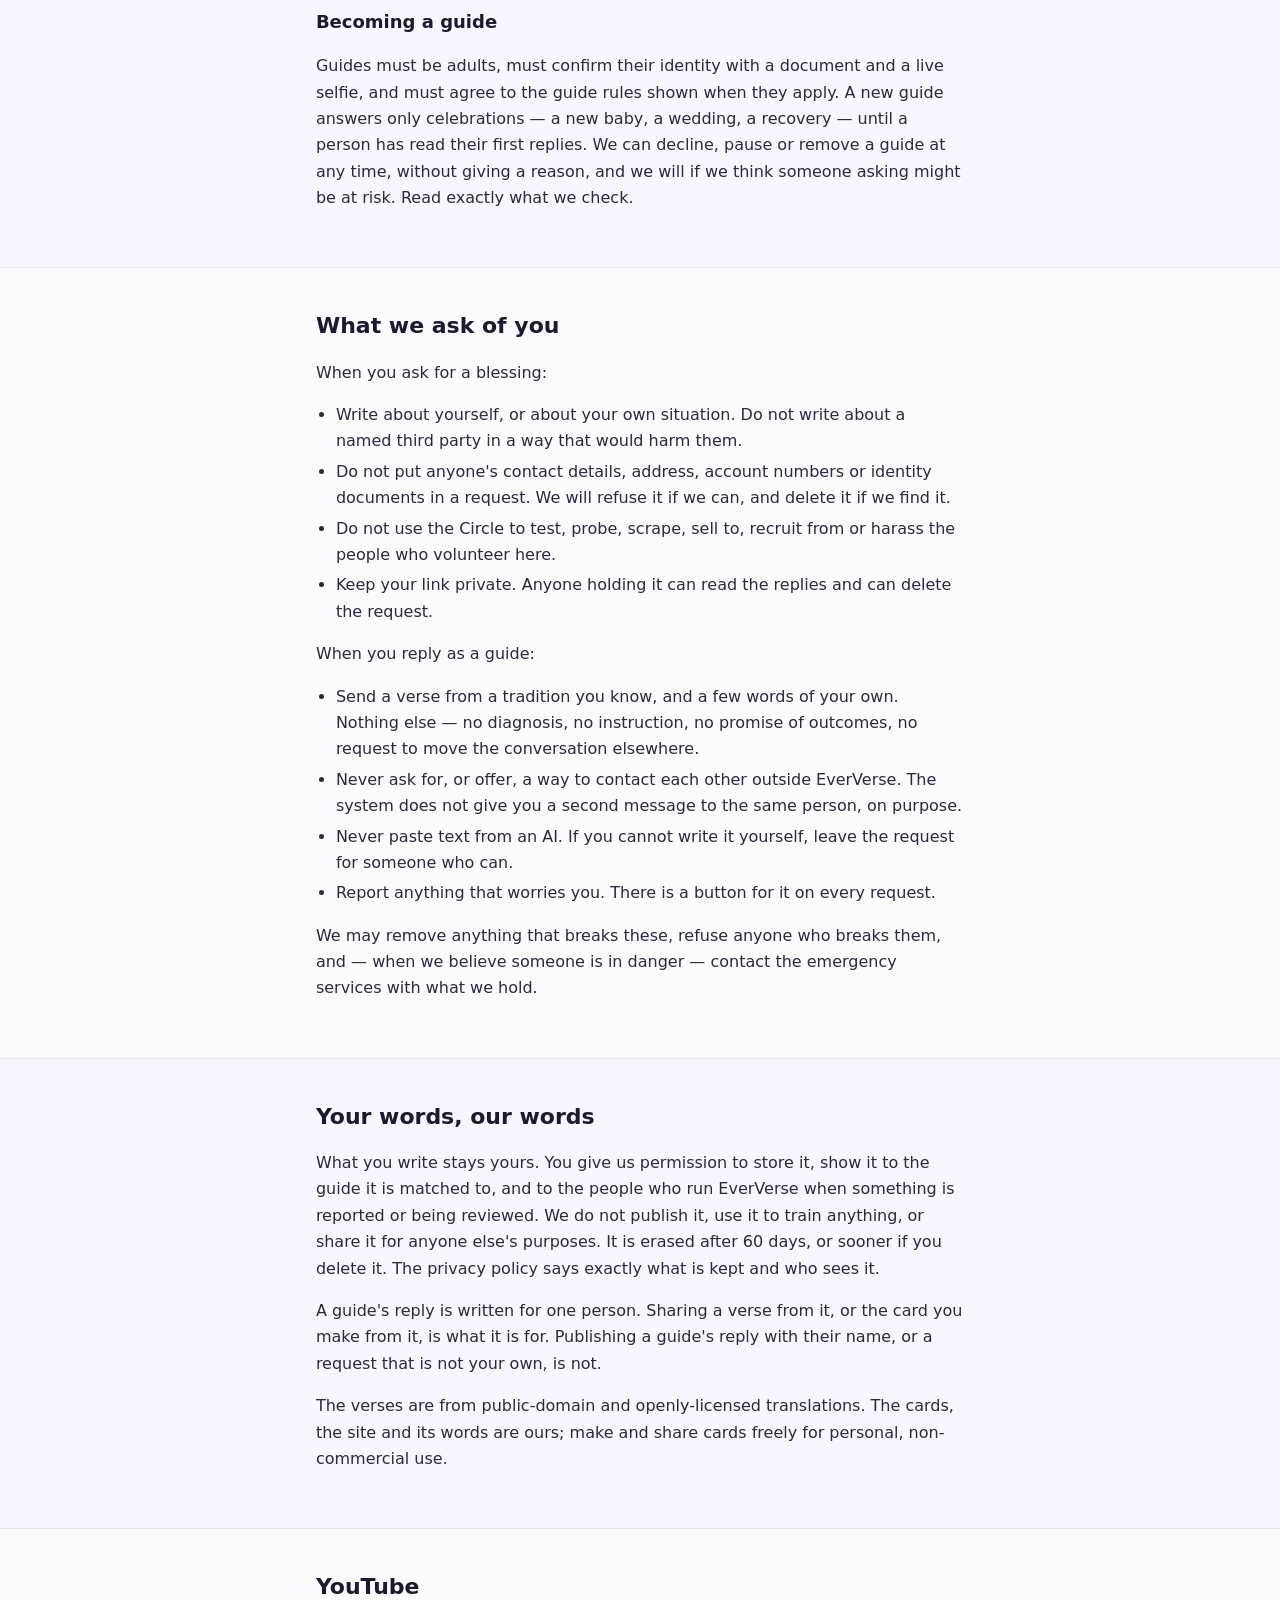
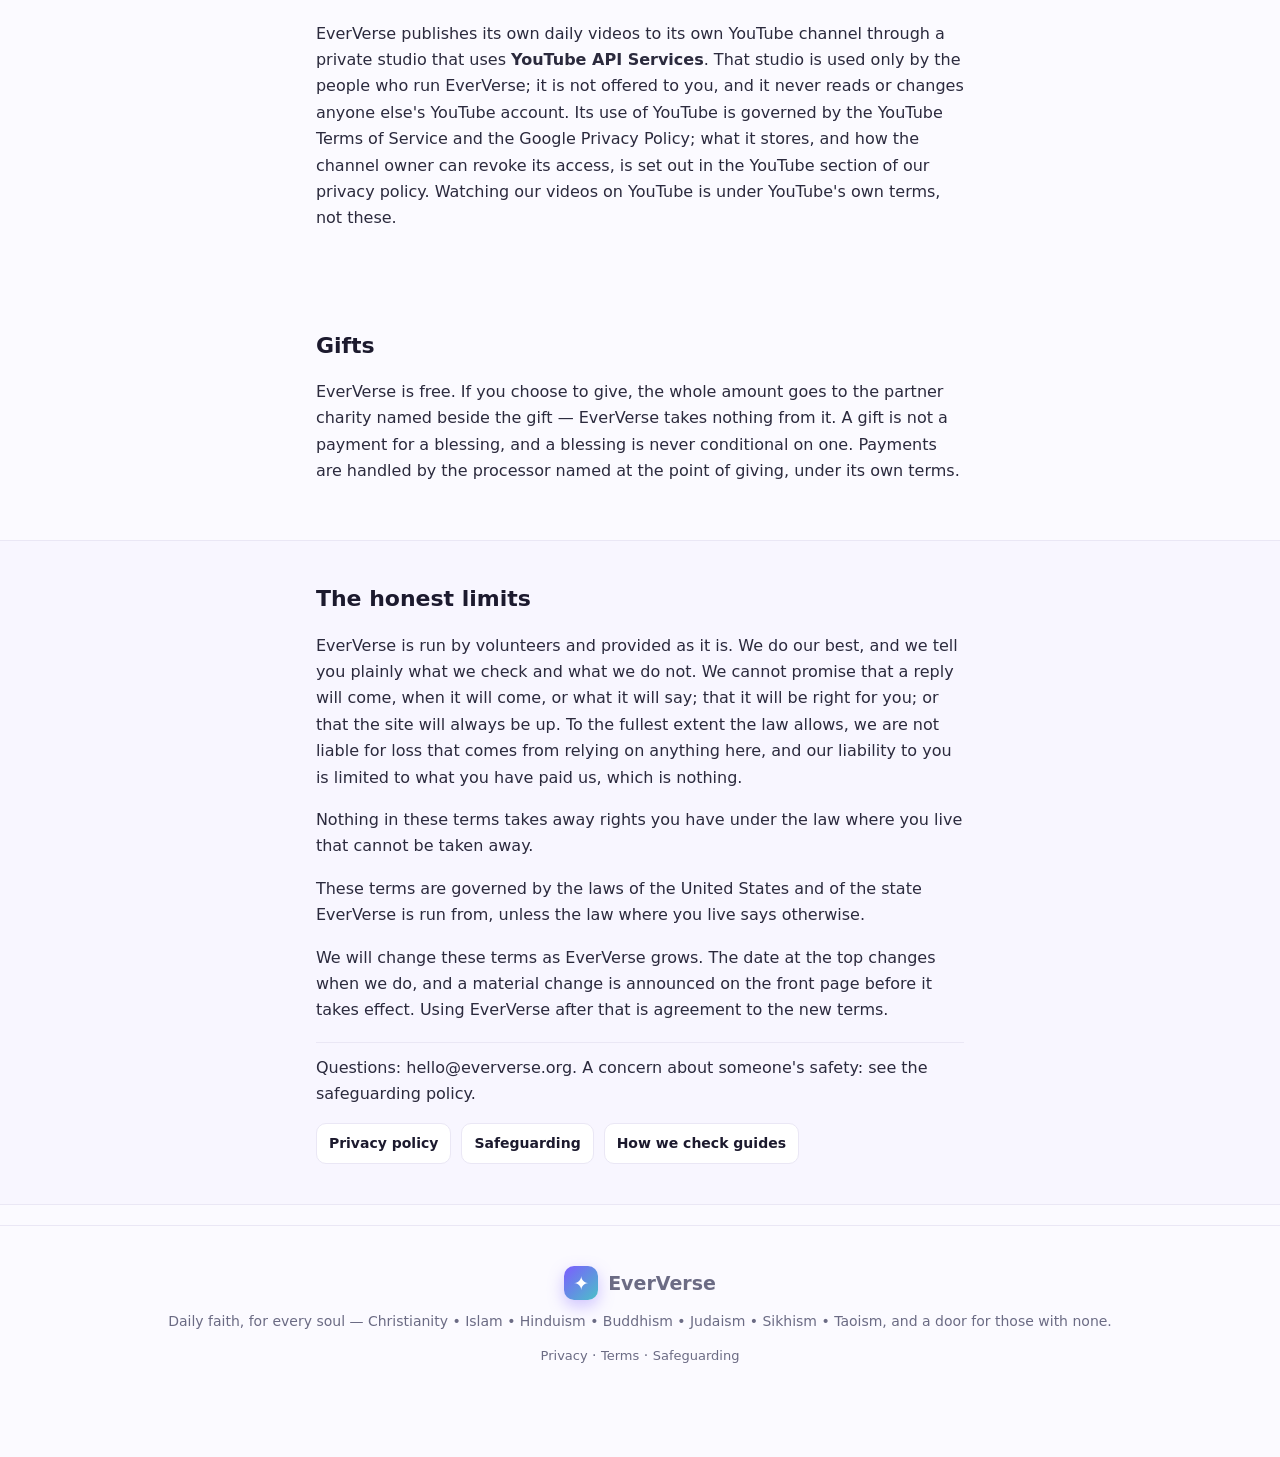
<file: terms.html>
<!doctype html>
<html lang="en">
<head>
  <meta charset="utf-8">
  <meta name="viewport" content="width=device-width, initial-scale=1">
  <title>Terms of Service — EverVerse</title>
  <meta name="description" content="What EverVerse is, what it is not, and who may use it. Short, and in plain words.">
  <link rel="icon" href="icons/icon-192.png">
  <link rel="stylesheet" href="site.css">
  <style>
    .tsec{max-width:68ch}
    .tsec p,.tsec li{font-size:16px;line-height:1.65;color:#2b2a3d}
    .tsec .lead{font-size:18.5px;color:var(--ink)}
    .tsec h3{font-size:18px;margin:26px 0 6px}
    .tsec ul{padding-left:20px}
    .tsec li{margin:4px 0}
    .isnot{display:grid;grid-template-columns:1fr 1fr;gap:12px;margin:12px 0}
    .isnot>div{background:#fff;border:1px solid var(--line);border-radius:12px;padding:14px 16px}
    .isnot .h{font-size:11.5px;text-transform:uppercase;letter-spacing:.06em;font-weight:700;margin-bottom:8px}
    .isnot .h.y{color:#2f6b3a} .isnot .h.n{color:#9c3427}
    .isnot ul{margin:0;padding-left:18px;font-size:14.5px;color:#41506b;line-height:1.6}
    .quiet{font-size:14px;color:var(--muted);border-top:1px solid var(--line);padding-top:12px;margin-top:18px}
    @media (max-width:600px){.isnot{grid-template-columns:1fr}}
  </style>
  <script src="analytics.js"></script>
</head>
<body>
  <header class="site">
    <div class="wrap bar">
      <a class="logo" href="index.html"><span class="mark">✦</span> EverVerse</a>
      <nav class="sections">
        <a href="index.html"><button>Home</button></a>
        <a href="library.html"><button>Library</button></a>
        <a href="blessing.html"><button>Ask for a Blessing</button></a>
      </nav>
    </div>
  </header>

  <section class="hero">
    <div class="wrap">
      <div class="today-date">Terms of service · effective 21 September 2026</div>
      <h1>What EverVerse is, and what it is not.</h1>
      <p>These are the terms for using eververse.org and the Blessing Circle. They are short because the important parts are simple. By using EverVerse you agree to them.</p>
    </div>
  </section>

  <section class="band">
    <div class="wrap tsec">
      <div class="section-title">What EverVerse is</div>
      <p class="lead">EverVerse is a place for prayer, scripture and reflection. You can read a verse, make a card, and — in the Blessing Circle — write to a volunteer guide from your own tradition or another, who reads what you wrote and sends back a verse and a few words of their own.</p>
      <div class="isnot">
        <div><div class="h y">It is</div><ul>
          <li>Free, with no ads, and nothing taken from any gift you choose to make</li>
          <li>Written by people — every reply comes from a named volunteer, never generated</li>
          <li>Private by design — no account, no name, no email to ask for a blessing</li>
          <li>Multi-faith — seven traditions, and a door for those with none</li>
        </ul></div>
        <div><div class="h n">It is not</div><ul>
          <li>Medical, psychological or psychiatric care, or a substitute for any of them</li>
          <li>Counselling, therapy or a crisis service</li>
          <li>Legal, financial or immigration advice</li>
          <li>A church, mosque, temple or synagogue, or a substitute for your own community</li>
        </ul></div>
      </div>
      <p>Guides are volunteers, not clinicians or clergy acting in an official capacity. Nothing on EverVerse diagnoses, treats or cures any condition. If you are unwell, please also speak to a doctor. <b>If you are in danger, or thinking of harming yourself, do not wait for a reply — contact your local emergency number or crisis line now.</b> The page you write on shows the line for your country.</p>
    </div>
  </section>

  <section class="band" style="background:#f8f6ff;border-top:1px solid var(--line);border-bottom:1px solid var(--line)">
    <div class="wrap tsec">
      <div class="section-title">Who may use it</div>
      <h3>The verses, cards and rituals</h3>
      <p>Anyone.</p>
      <h3>The Blessing Circle</h3>
      <p><b>Adults only — 18 or over.</b> You confirm this before you send a request. If your words suggest you may be younger, we stop and show you a helpline for young people instead of sending your request to a guide. This is not a judgement; it is that a stranger writing privately to a child is exactly what the Circle must never be, and we would rather refuse a few adults than allow that once.</p>
      <p>If you are under 18 and need someone to talk to, the helplines shown on the request page are for you, and they are better than we are.</p>
      <h3>Becoming a guide</h3>
      <p>Guides must be adults, must confirm their identity with a document and a live selfie, and must agree to the guide rules shown when they apply. A new guide answers only celebrations — a new baby, a wedding, a recovery — until a person has read their first replies. We can decline, pause or remove a guide at any time, without giving a reason, and we will if we think someone asking might be at risk. Read <a href="trust.html">exactly what we check</a>.</p>
    </div>
  </section>

  <section class="band">
    <div class="wrap tsec">
      <div class="section-title">What we ask of you</div>
      <p>When you ask for a blessing:</p>
      <ul>
        <li>Write about yourself, or about your own situation. Do not write about a named third party in a way that would harm them.</li>
        <li>Do not put anyone's contact details, address, account numbers or identity documents in a request. We will refuse it if we can, and delete it if we find it.</li>
        <li>Do not use the Circle to test, probe, scrape, sell to, recruit from or harass the people who volunteer here.</li>
        <li>Keep your link private. Anyone holding it can read the replies and can delete the request.</li>
      </ul>
      <p>When you reply as a guide:</p>
      <ul>
        <li>Send a verse from a tradition you know, and a few words of your own. Nothing else — no diagnosis, no instruction, no promise of outcomes, no request to move the conversation elsewhere.</li>
        <li>Never ask for, or offer, a way to contact each other outside EverVerse. The system does not give you a second message to the same person, on purpose.</li>
        <li>Never paste text from an AI. If you cannot write it yourself, leave the request for someone who can.</li>
        <li>Report anything that worries you. There is a button for it on every request.</li>
      </ul>
      <p>We may remove anything that breaks these, refuse anyone who breaks them, and — when we believe someone is in danger — contact the emergency services with what we hold.</p>
    </div>
  </section>

  <section class="band" style="background:#f8f6ff;border-top:1px solid var(--line);border-bottom:1px solid var(--line)">
    <div class="wrap tsec">
      <div class="section-title">Your words, our words</div>
      <p>What you write stays yours. You give us permission to store it, show it to the guide it is matched to, and to the people who run EverVerse when something is reported or being reviewed. We do not publish it, use it to train anything, or share it for anyone else's purposes. It is erased after 60 days, or sooner if you delete it. The <a href="privacy.html">privacy policy</a> says exactly what is kept and who sees it.</p>
      <p>A guide's reply is written for one person. Sharing a verse from it, or the card you make from it, is what it is for. Publishing a guide's reply with their name, or a request that is not your own, is not.</p>
      <p>The verses are from public-domain and openly-licensed translations. The cards, the site and its words are ours; make and share cards freely for personal, non-commercial use.</p>
    </div>
  </section>

  <section class="band" id="youtube">
    <div class="wrap tsec">
      <div class="section-title">YouTube</div>
      <p>EverVerse publishes its own daily videos to its own YouTube channel through a private studio that uses <b>YouTube API Services</b>. That studio is used only by the people who run EverVerse; it is not offered to you, and it never reads or changes anyone else's YouTube account. Its use of YouTube is governed by the <a href="https://www.youtube.com/t/terms" target="_blank" rel="noopener">YouTube Terms of Service</a> and the <a href="https://www.google.com/policies/privacy" target="_blank" rel="noopener">Google Privacy Policy</a>; what it stores, and how the channel owner can revoke its access, is set out in the <a href="privacy.html#youtube">YouTube section of our privacy policy</a>. Watching our videos on YouTube is under YouTube's own terms, not these.</p>
    </div>
  </section>

  <section class="band">
    <div class="wrap tsec">
      <div class="section-title">Gifts</div>
      <p>EverVerse is free. If you choose to give, the whole amount goes to the partner charity named beside the gift — EverVerse takes nothing from it. A gift is not a payment for a blessing, and a blessing is never conditional on one. Payments are handled by the processor named at the point of giving, under its own terms.</p>
    </div>
  </section>

  <section class="band" style="background:#f8f6ff;border-top:1px solid var(--line);border-bottom:1px solid var(--line)">
    <div class="wrap tsec">
      <div class="section-title">The honest limits</div>
      <p>EverVerse is run by volunteers and provided as it is. We do our best, and we tell you plainly what we check and what we do not. We cannot promise that a reply will come, when it will come, or what it will say; that it will be right for you; or that the site will always be up. To the fullest extent the law allows, we are not liable for loss that comes from relying on anything here, and our liability to you is limited to what you have paid us, which is nothing.</p>
      <p>Nothing in these terms takes away rights you have under the law where you live that cannot be taken away.</p>
      <p>These terms are governed by the laws of the United States and of the state EverVerse is run from, unless the law where you live says otherwise.</p>
      <p>We will change these terms as EverVerse grows. The date at the top changes when we do, and a material change is announced on the front page before it takes effect. Using EverVerse after that is agreement to the new terms.</p>
      <p class="quiet">Questions: <a href="mailto:hello@eververse.org">hello@eververse.org</a>. A concern about someone's safety: see the <a href="safeguarding.html">safeguarding policy</a>.</p>
      <div class="rowx" style="margin-top:16px;display:flex;gap:10px;flex-wrap:wrap">
        <a href="privacy.html" class="btn ghost sm">Privacy policy</a>
        <a href="safeguarding.html" class="btn ghost sm">Safeguarding</a>
        <a href="trust.html" class="btn ghost sm">How we check guides</a>
      </div>
    </div>
  </section>

  <footer class="site">
    <div class="wrap">
      <div class="logo" style="justify-content:center;margin-bottom:10px;"><span class="mark">✦</span> EverVerse</div>
      <div>Daily faith, for every soul — Christianity • Islam • Hinduism • Buddhism • Judaism • Sikhism • Taoism, and a door for those with none.</div>
      <div style="margin-top:12px;"><a href="privacy.html" style="color:var(--muted);font-size:13px;">Privacy</a> · <a href="terms.html" style="color:var(--muted);font-size:13px;">Terms</a> · <a href="safeguarding.html" style="color:var(--muted);font-size:13px;">Safeguarding</a></div>
    </div>
  </footer>
</body>
</html>
</file>
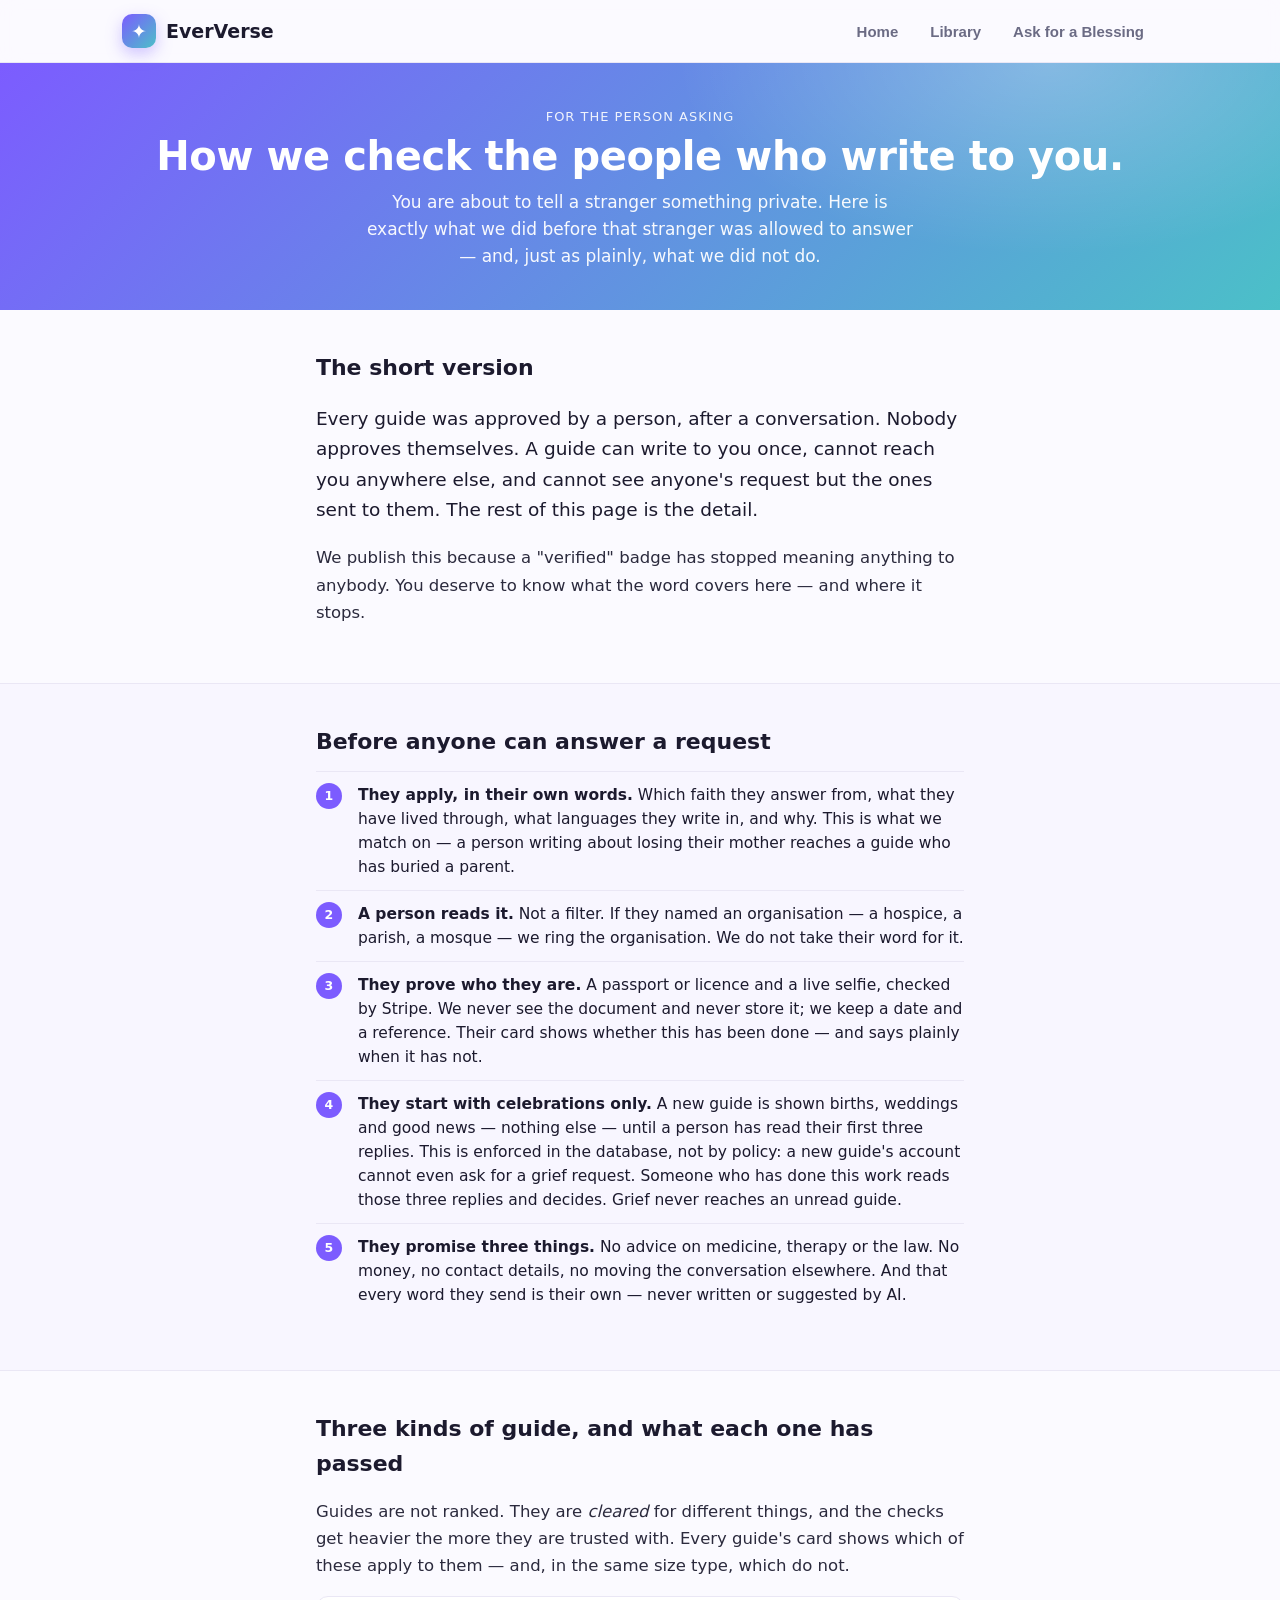
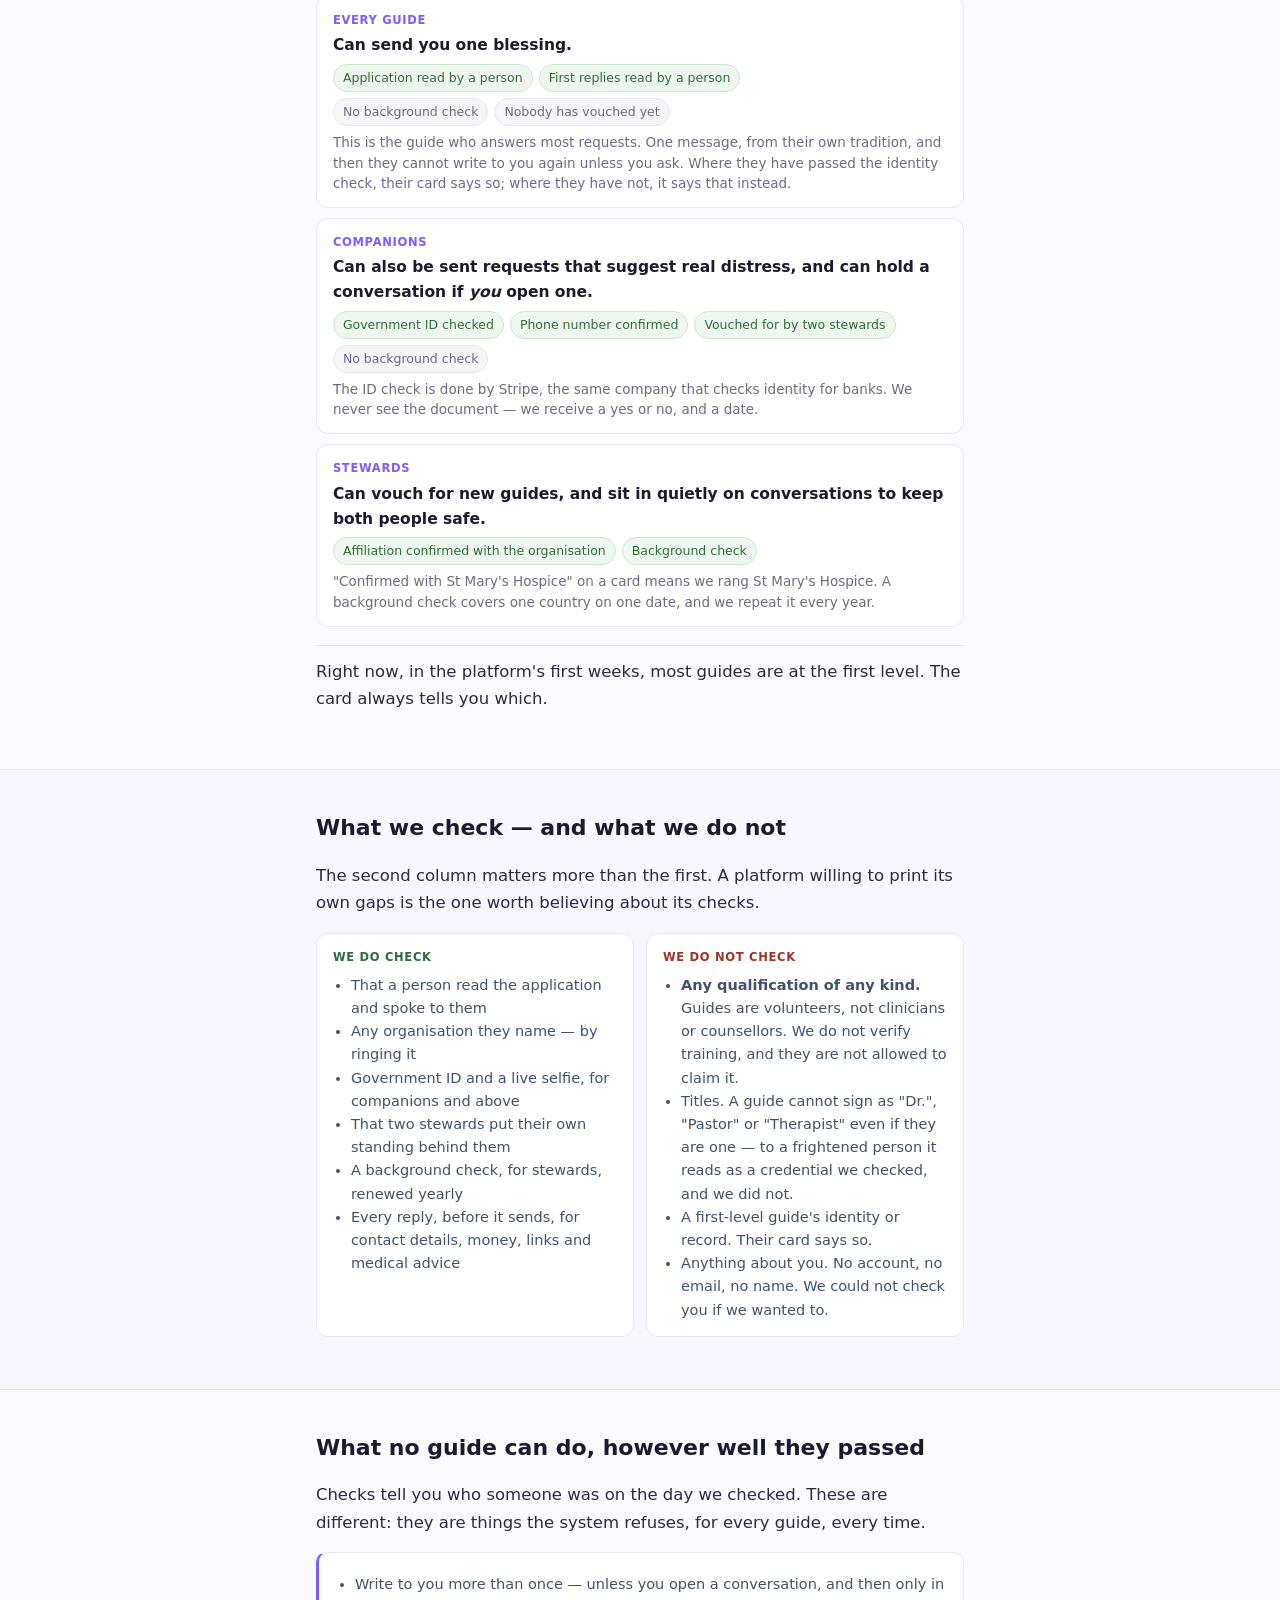
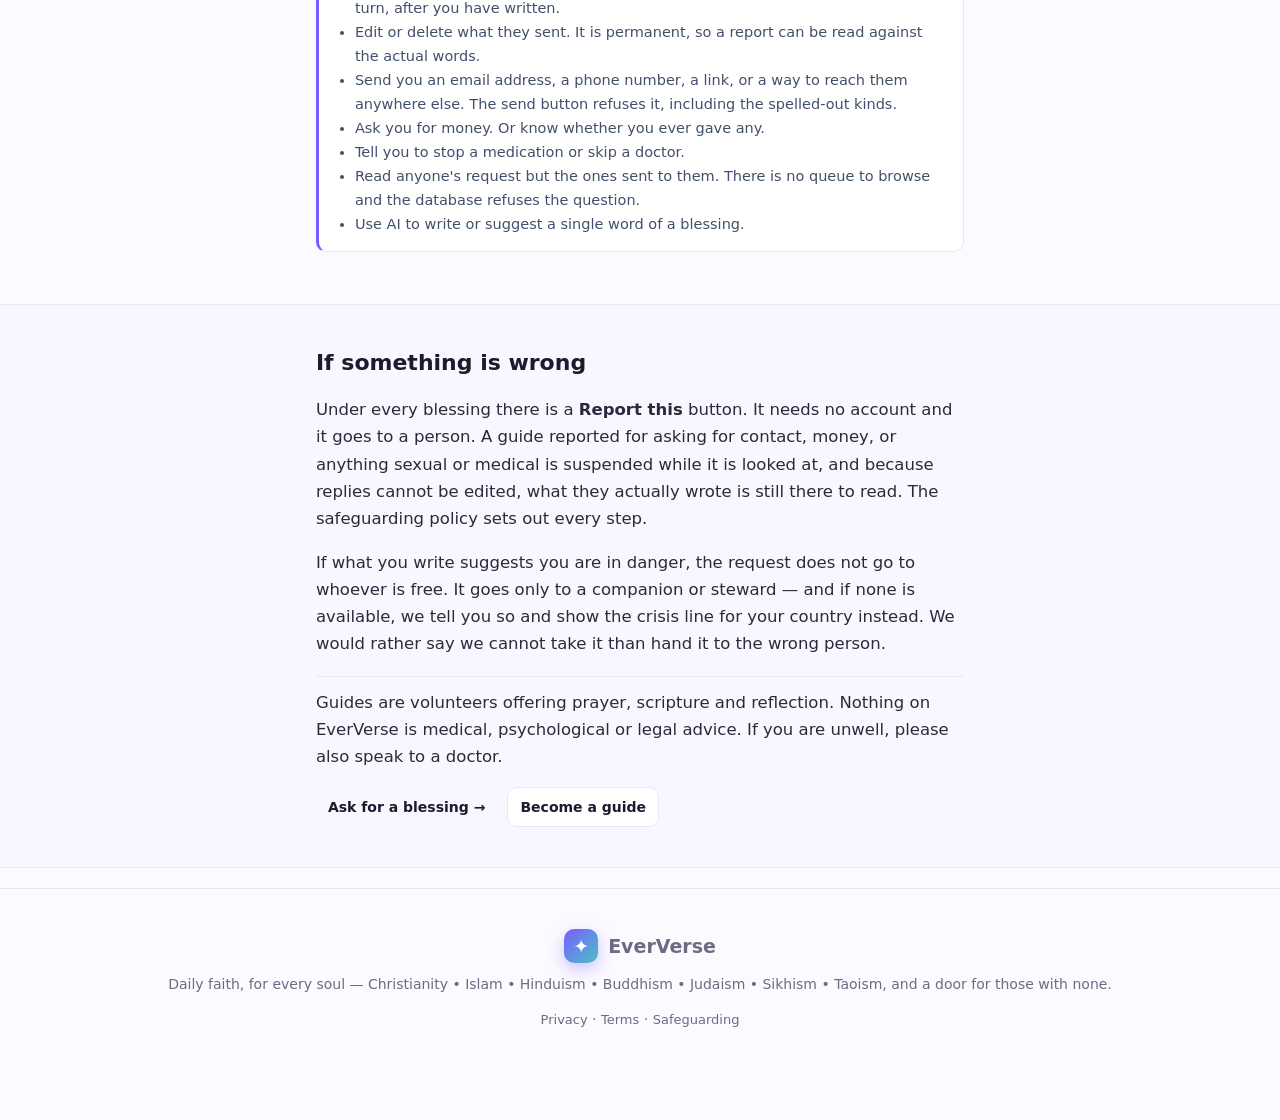
<file: trust.html>
<!doctype html>
<html lang="en">
<head>
  <meta charset="utf-8">
  <meta name="viewport" content="width=device-width, initial-scale=1">
  <title>How we check guides — EverVerse</title>
  <meta name="description" content="Exactly what EverVerse checks before a guide can write to you, what it does not check, and what the system makes impossible. Written for the person asking.">
  <link rel="icon" href="icons/icon-192.png">
  <link rel="stylesheet" href="site.css">
  <style>
    .tsec{max-width:68ch}
    .tsec p{font-size:16.5px;line-height:1.65;color:#2b2a3d}
    .tsec .lead{font-size:18.5px;color:var(--ink)}
    .tsec h3{font-size:18px;margin:24px 0 6px}
    /* the checks, as a person sees them */
    .who{display:grid;gap:10px;margin:12px 0}
    .whorow{background:#fff;border:1px solid var(--line);border-radius:12px;padding:14px 16px}
    .whorow .lbl{font-size:11.5px;text-transform:uppercase;letter-spacing:.06em;color:var(--accent);font-weight:700;margin-bottom:4px}
    .whorow b{font-size:15.5px;display:block;margin-bottom:6px}
    .whorow .did{display:flex;flex-wrap:wrap;gap:6px;margin:6px 0}
    .tv{font-size:12.5px;padding:3px 9px;border-radius:999px}
    .tv.yes{background:#eef7ee;color:#2f6b3a;border:1px solid #cfe6d3}
    .tv.no{background:#f6f5f8;color:#6b6880;border:1px solid var(--line)}
    .whorow .note{font-size:13.5px;color:var(--muted);margin-top:6px;line-height:1.5}
    /* two-column honesty */
    .honest{display:grid;grid-template-columns:1fr 1fr;gap:12px;margin:12px 0}
    .honest>div{background:#fff;border:1px solid var(--line);border-radius:12px;padding:14px 16px}
    .honest .h{font-size:11.5px;text-transform:uppercase;letter-spacing:.06em;font-weight:700;margin-bottom:8px}
    .honest .h.y{color:#2f6b3a} .honest .h.n{color:#9c3427}
    .honest ul{margin:0;padding-left:18px;font-size:14.5px;color:#41506b;line-height:1.6}
    .cant{background:#fff;border:1px solid var(--line);border-left:3px solid var(--accent);border-radius:10px;padding:14px 18px;margin:12px 0}
    .cant ul{margin:6px 0 0;padding-left:18px;font-size:14.5px;color:#41506b;line-height:1.65}
    .stepsv{counter-reset:s;list-style:none;padding:0;margin:12px 0}
    .stepsv li{counter-increment:s;position:relative;padding:11px 0 11px 42px;border-top:1px solid var(--line);font-size:15.5px;line-height:1.55}
    .stepsv li:before{content:counter(s);position:absolute;left:0;top:11px;width:26px;height:26px;border-radius:50%;background:var(--accent);color:#fff;font-weight:800;font-size:12.5px;display:grid;place-items:center}
    .quiet{font-size:14px;color:var(--muted);border-top:1px solid var(--line);padding-top:12px;margin-top:18px}
    @media (max-width:600px){.honest{grid-template-columns:1fr}}
  </style>
  <script src="analytics.js"></script>
</head>
<body>
  <header class="site">
    <div class="wrap bar">
      <a class="logo" href="index.html"><span class="mark">✦</span> EverVerse</a>
      <nav class="sections">
        <a href="index.html"><button>Home</button></a>
        <a href="library.html"><button>Library</button></a>
        <a href="blessing.html"><button>Ask for a Blessing</button></a>
      </nav>
    </div>
  </header>

  <section class="hero">
    <div class="wrap">
      <div class="today-date">For the person asking</div>
      <h1>How we check the people who write to you.</h1>
      <p>You are about to tell a stranger something private. Here is exactly what we did before that stranger was allowed to answer — and, just as plainly, what we did not do.</p>
    </div>
  </section>

  <section class="band">
    <div class="wrap tsec">
      <div class="section-title">The short version</div>
      <p class="lead">Every guide was approved by a person, after a conversation. Nobody approves themselves. A guide can write to you once, cannot reach you anywhere else, and cannot see anyone's request but the ones sent to them. The rest of this page is the detail.</p>
      <p>We publish this because a "verified" badge has stopped meaning anything to anybody. You deserve to know what the word covers here — and where it stops.</p>
    </div>
  </section>

  <section class="band" style="background:#f8f6ff;border-top:1px solid var(--line);border-bottom:1px solid var(--line)">
    <div class="wrap tsec">
      <div class="section-title">Before anyone can answer a request</div>
      <ol class="stepsv">
        <li><b>They apply, in their own words.</b> Which faith they answer from, what they have lived through, what languages they write in, and why. This is what we match on — a person writing about losing their mother reaches a guide who has buried a parent.</li>
        <li><b>A person reads it.</b> Not a filter. If they named an organisation — a hospice, a parish, a mosque — we ring the organisation. We do not take their word for it.</li>
        <li><b>They prove who they are.</b> A passport or licence and a live selfie, checked by Stripe. We never see the document and never store it; we keep a date and a reference. Their card shows whether this has been done — and says plainly when it has not.</li>
        <li><b>They start with celebrations only.</b> A new guide is shown births, weddings and good news — nothing else — until a person has read their first three replies. This is enforced in the database, not by policy: a new guide's account cannot even ask for a grief request. Someone who has done this work reads those three replies and decides. Grief never reaches an unread guide.</li>
        <li><b>They promise three things.</b> No advice on medicine, therapy or the law. No money, no contact details, no moving the conversation elsewhere. And that every word they send is their own — never written or suggested by AI.</li>
      </ol>
    </div>
  </section>

  <section class="band">
    <div class="wrap tsec">
      <div class="section-title">Three kinds of guide, and what each one has passed</div>
      <p>Guides are not ranked. They are <em>cleared</em> for different things, and the checks get heavier the more they are trusted with. Every guide's card shows which of these apply to them — and, in the same size type, which do not.</p>
      <div class="who">
        <div class="whorow">
          <div class="lbl">Every guide</div>
          <b>Can send you one blessing.</b>
          <div class="did"><span class="tv yes">Application read by a person</span><span class="tv yes">First replies read by a person</span></div>
          <div class="did"><span class="tv no">No background check</span><span class="tv no">Nobody has vouched yet</span></div>
          <div class="note">This is the guide who answers most requests. One message, from their own tradition, and then they cannot write to you again unless you ask. Where they have passed the identity check, their card says so; where they have not, it says that instead.</div>
        </div>
        <div class="whorow">
          <div class="lbl">Companions</div>
          <b>Can also be sent requests that suggest real distress, and can hold a conversation if <em>you</em> open one.</b>
          <div class="did"><span class="tv yes">Government ID checked</span><span class="tv yes">Phone number confirmed</span><span class="tv yes">Vouched for by two stewards</span></div>
          <div class="did"><span class="tv no">No background check</span></div>
          <div class="note">The ID check is done by Stripe, the same company that checks identity for banks. We never see the document — we receive a yes or no, and a date.</div>
        </div>
        <div class="whorow">
          <div class="lbl">Stewards</div>
          <b>Can vouch for new guides, and sit in quietly on conversations to keep both people safe.</b>
          <div class="did"><span class="tv yes">Affiliation confirmed with the organisation</span><span class="tv yes">Background check</span></div>
          <div class="note">"Confirmed with St Mary's Hospice" on a card means we rang St Mary's Hospice. A background check covers one country on one date, and we repeat it every year.</div>
        </div>
      </div>
      <p class="quiet">Right now, in the platform's first weeks, most guides are at the first level. The card always tells you which.</p>
    </div>
  </section>

  <section class="band" style="background:#f8f6ff;border-top:1px solid var(--line);border-bottom:1px solid var(--line)">
    <div class="wrap tsec">
      <div class="section-title">What we check — and what we do not</div>
      <p>The second column matters more than the first. A platform willing to print its own gaps is the one worth believing about its checks.</p>
      <div class="honest">
        <div>
          <div class="h y">We do check</div>
          <ul>
            <li>That a person read the application and spoke to them</li>
            <li>Any organisation they name — by ringing it</li>
            <li>Government ID and a live selfie, for companions and above</li>
            <li>That two stewards put their own standing behind them</li>
            <li>A background check, for stewards, renewed yearly</li>
            <li>Every reply, before it sends, for contact details, money, links and medical advice</li>
          </ul>
        </div>
        <div>
          <div class="h n">We do not check</div>
          <ul>
            <li><b>Any qualification of any kind.</b> Guides are volunteers, not clinicians or counsellors. We do not verify training, and they are not allowed to claim it.</li>
            <li>Titles. A guide cannot sign as "Dr.", "Pastor" or "Therapist" even if they are one — to a frightened person it reads as a credential we checked, and we did not.</li>
            <li>A first-level guide's identity or record. Their card says so.</li>
            <li>Anything about you. No account, no email, no name. We could not check you if we wanted to.</li>
          </ul>
        </div>
      </div>
    </div>
  </section>

  <section class="band">
    <div class="wrap tsec">
      <div class="section-title">What no guide can do, however well they passed</div>
      <p>Checks tell you who someone was on the day we checked. These are different: they are things the system refuses, for every guide, every time.</p>
      <div class="cant">
        <ul>
          <li>Write to you more than once — unless you open a conversation, and then only in turn, after you have written.</li>
          <li>Edit or delete what they sent. It is permanent, so a report can be read against the actual words.</li>
          <li>Send you an email address, a phone number, a link, or a way to reach them anywhere else. The send button refuses it, including the spelled-out kinds.</li>
          <li>Ask you for money. Or know whether you ever gave any.</li>
          <li>Tell you to stop a medication or skip a doctor.</li>
          <li>Read anyone's request but the ones sent to them. There is no queue to browse and the database refuses the question.</li>
          <li>Use AI to write or suggest a single word of a blessing.</li>
        </ul>
      </div>
    </div>
  </section>

  <section class="band" style="background:#f8f6ff;border-top:1px solid var(--line);border-bottom:1px solid var(--line)">
    <div class="wrap tsec">
      <div class="section-title">If something is wrong</div>
      <p>Under every blessing there is a <b>Report this</b> button. It needs no account and it goes to a person. A guide reported for asking for contact, money, or anything sexual or medical is suspended while it is looked at, and because replies cannot be edited, what they actually wrote is still there to read. The <a href="safeguarding.html">safeguarding policy</a> sets out every step.</p>
      <p>If what you write suggests you are in danger, the request does not go to whoever is free. It goes only to a companion or steward — and if none is available, we tell you so and show the crisis line for your country instead. We would rather say we cannot take it than hand it to the wrong person.</p>
      <p class="quiet">Guides are volunteers offering prayer, scripture and reflection. Nothing on EverVerse is medical, psychological or legal advice. If you are unwell, please also speak to a doctor.</p>
      <div class="rowx" style="margin-top:16px;display:flex;gap:10px;flex-wrap:wrap">
        <a href="blessing.html" class="btn sm">Ask for a blessing →</a>
        <a href="guides.html" class="btn ghost sm">Become a guide</a>
      </div>
    </div>
  </section>

  <footer class="site">
    <div class="wrap">
      <div class="logo" style="justify-content:center;margin-bottom:10px;"><span class="mark">✦</span> EverVerse</div>
      <div>Daily faith, for every soul — Christianity • Islam • Hinduism • Buddhism • Judaism • Sikhism • Taoism, and a door for those with none.</div>
      <div style="margin-top:12px;"><a href="privacy.html" style="color:var(--muted);font-size:13px;">Privacy</a> · <a href="terms.html" style="color:var(--muted);font-size:13px;">Terms</a> · <a href="safeguarding.html" style="color:var(--muted);font-size:13px;">Safeguarding</a></div>
    </div>
  </footer>
</body>
</html>
</file>
<file: styles.css>
:root {
  --bg: #0e1220; --panel: #171c2e; --panel-2: #1f2740; --border: #2b3454;
  --text: #e8ecf6; --muted: #97a0bd; --accent: #7c5cff; --accent-2: #4bc0c8;
  --radius: 14px; --shadow: 0 10px 30px rgba(0,0,0,.35);
}
* { box-sizing: border-box; }
body {
  margin: 0; color: var(--text); min-height: 100vh;
  font-family: "Segoe UI", system-ui, -apple-system, Roboto, Helvetica, Arial, sans-serif;
  background: radial-gradient(1200px 700px at 80% -10%, #1b2140 0%, var(--bg) 55%);
}
.hidden { display: none !important; }

/* Header + tabs */
.app-header { padding: 24px clamp(16px,4vw,48px) 0; }
.brand { display: flex; align-items: center; gap: 16px; }
.brand-mark {
  font-size: 34px; width: 58px; height: 58px; display: grid; place-items: center;
  border-radius: 16px; background: linear-gradient(135deg, var(--accent), var(--accent-2)); box-shadow: var(--shadow);
}
.app-header h1 { margin: 0; font-size: 26px; }
.tagline { margin: 2px 0 0; color: var(--muted); font-size: 14px; }
.tabs { display: flex; gap: 8px; margin-top: 18px; border-bottom: 1px solid var(--border); }
.tab {
  background: none; border: none; color: var(--muted); font-size: 15px; font-weight: 600;
  padding: 12px 18px; cursor: pointer; border-bottom: 3px solid transparent; margin-bottom: -1px;
}
.tab:hover { color: var(--text); }
.tab.active { color: var(--text); border-bottom-color: var(--accent); }

/* Layout */
.app {
  display: grid; grid-template-columns: repeat(2, minmax(0,1fr)); gap: 20px;
  padding: 20px clamp(16px,4vw,48px) 40px; max-width: 1280px; margin: 0 auto;
}
.panel {
  background: linear-gradient(180deg, var(--panel), var(--panel-2));
  border: 1px solid var(--border); border-radius: var(--radius); padding: 20px; box-shadow: var(--shadow);
}
.panel.wide { grid-column: 1 / -1; }
@media (max-width: 860px) { .app { grid-template-columns: 1fr; } }

.panel-head { display: flex; align-items: center; gap: 12px; margin-bottom: 16px; }
.panel-head h2 { margin: 0; font-size: 18px; }
.step-num { width: 30px; height: 30px; border-radius: 50%; display: grid; place-items: center; background: var(--accent); color: #fff; font-weight: 700; }

/* Fields */
.field { margin-bottom: 14px; }
.field.inline { display: flex; align-items: center; gap: 10px; }
.field.inline label { margin: 0; white-space: nowrap; }
.field label { display: block; font-size: 13px; color: var(--muted); margin-bottom: 6px; }
select, textarea, input[type="text"], input[type="date"] {
  width: 100%; background: #0f1424; color: var(--text); border: 1px solid var(--border);
  border-radius: 10px; padding: 10px 12px; font-size: 15px; font-family: inherit;
}
input[type="date"] { color-scheme: dark; }
select:focus, textarea:focus, input:focus { outline: 2px solid var(--accent); border-color: transparent; }
textarea { resize: vertical; }

.or-divider { text-align: center; margin: 18px 0; position: relative; color: var(--muted); font-size: 12px; }
.or-divider::before { content: ""; position: absolute; top: 50%; left: 0; right: 0; height: 1px; background: var(--border); }
.or-divider span { background: var(--panel-2); padding: 0 12px; position: relative; }

/* Buttons */
.btn {
  border: 1px solid var(--accent); background: var(--accent); color: #fff; padding: 10px 16px;
  border-radius: 10px; font-size: 15px; font-weight: 600; cursor: pointer; transition: transform .06s;
}
.btn:hover { transform: translateY(-1px); }
.btn:disabled { opacity: .45; cursor: not-allowed; transform: none; }
.btn.ghost { background: transparent; color: var(--text); border-color: var(--border); }
.btn.small { padding: 7px 12px; font-size: 13px; }
.btn.accent { background: linear-gradient(135deg, var(--accent), var(--accent-2)); border: none; }
.btn-row { display: flex; gap: 10px; flex-wrap: wrap; align-items: center; }

/* Verse card */
.verse-card {
  background: #0f1424; border: 1px solid var(--border); border-radius: 12px; padding: 18px; margin-bottom: 16px;
}
.verse-badges { display: flex; gap: 8px; margin-bottom: 10px; }
.badge { font-size: 11px; font-weight: 700; text-transform: uppercase; letter-spacing: .5px; color: #fff; background: var(--accent); padding: 3px 9px; border-radius: 20px; }
.badge.alt { background: transparent; color: var(--accent-2); border: 1px solid var(--accent-2); }
.verse-text { margin: 0 0 10px; font-family: Georgia, serif; font-size: 19px; line-height: 1.5; }
.verse-ref { color: var(--accent-2); font-weight: 600; font-style: normal; }

/* Music card */
.music-card { background: #0f1424; border: 1px solid var(--border); border-radius: 12px; padding: 14px; margin-top: 6px; }
.music-head { font-size: 14px; font-weight: 600; margin-bottom: 6px; display: flex; align-items: center; gap: 8px; }
.music-idea { font-size: 15px; color: var(--text); margin-bottom: 8px; }
.music-card details summary { cursor: pointer; color: var(--muted); font-size: 13px; }
.music-card ul { margin: 8px 0 0; padding-left: 18px; color: var(--muted); font-size: 13px; line-height: 1.6; }

/* Preview */
.preview-wrap {
  display: grid; place-items: center; padding: 16px; min-height: 260px; border-radius: 12px; border: 1px solid var(--border);
  background: repeating-conic-gradient(#0c1020 0% 25%, #0f1424 0% 50%) 50% / 24px 24px;
}
#daily-canvas, #preview-canvas { max-width: 100%; max-height: 58vh; border-radius: 8px; box-shadow: var(--shadow); }

/* Platform grid */
.kit-actions { margin-bottom: 16px; }
.kit-status { color: var(--muted); font-size: 13px; }
.platform-grid { display: grid; grid-template-columns: repeat(auto-fill, minmax(260px, 1fr)); gap: 14px; }
.platform-card { background: #0f1424; border: 1px solid var(--border); border-radius: 12px; overflow: hidden; display: flex; flex-direction: column; }
.pc-head { display: flex; align-items: center; justify-content: space-between; padding: 10px 12px; border-bottom: 1px solid var(--border); }
.pc-title { font-weight: 700; font-size: 14px; }
.pc-size { color: var(--muted); font-size: 11px; }
.pc-thumb { display: grid; place-items: center; padding: 10px; background: #0b0f1c; }
.pc-thumb canvas { max-width: 100%; max-height: 200px; border-radius: 6px; }
.pc-caption { padding: 10px 12px; font-size: 12.5px; color: var(--muted); white-space: pre-wrap; line-height: 1.45; max-height: 150px; overflow: auto; }
.pc-actions { display: flex; gap: 8px; padding: 0 12px 12px; }
.pc-actions button { flex: 1; }

/* Studio bits */
.source-box { background: #0f1424; border: 1px solid var(--border); border-radius: 10px; padding: 14px; margin-bottom: 16px; }
.source-ref { font-size: 13px; color: var(--accent-2); font-weight: 600; margin-bottom: 6px; }
.source-text { font-size: 15px; line-height: 1.5; }
.translation-status { font-size: 13px; color: var(--muted); min-height: 18px; margin-bottom: 8px; }
.translation-list { display: flex; flex-direction: column; gap: 10px; }
.trans-card { background: #0f1424; border: 1px solid var(--border); border-radius: 10px; padding: 12px 14px; }
.trans-card .t-lang { font-size: 12px; color: var(--accent-2); font-weight: 600; margin-bottom: 4px; display: flex; justify-content: space-between; }
.trans-card .t-text { font-size: 16px; line-height: 1.5; }
.trans-card .t-text[dir="rtl"] { text-align: right; }
.t-copy { background: none; border: none; color: var(--muted); cursor: pointer; font-size: 12px; }
.t-copy:hover { color: var(--text); }
.design-grid { display: grid; grid-template-columns: 300px 1fr; gap: 24px; }
@media (max-width: 780px) { .design-grid { grid-template-columns: 1fr; } }
.checkbox { display: flex; align-items: center; gap: 8px; font-size: 14px; color: var(--muted); margin: 10px 0; cursor: pointer; }
.checkbox input { width: auto; }
.hint { font-size: 12px; color: var(--muted); margin: 0 0 10px; line-height: 1.4; }
input[type="range"] { width: 100%; accent-color: var(--accent); }
#font-scale-val { color: var(--text); float: right; }

/* Video */
.video-grid { display: grid; grid-template-columns: 300px 1fr; gap: 24px; }
@media (max-width: 780px) { .video-grid { grid-template-columns: 1fr; } }
#video-preview { max-width: 100%; max-height: 60vh; border-radius: 8px; box-shadow: var(--shadow); background: #000; }
#video-download { display: inline-block; text-align: center; text-decoration: none; margin-top: 10px; }

/* Fidelity / grammar check */
.fidelity { margin-top: 10px; }
.fidelity-badge { display: inline-block; font-size: 12px; font-weight: 700; padding: 3px 10px; border-radius: 20px; margin-bottom: 8px; }
.fidelity-badge.high { background: #14532d; color: #b6f4c8; }
.fidelity-badge.med { background: #5a4a10; color: #ffe9a8; }
.fidelity-badge.low { background: #5a1616; color: #ffc7c7; }
.fidelity-row { font-size: 13px; line-height: 1.5; margin: 4px 0; }
.fidelity-row .lbl { color: var(--muted); }
.fidelity-note { font-size: 12px; color: var(--muted); margin-top: 6px; }

/* Schedule tab */
.sched-toolbar { display: flex; gap: 10px; flex-wrap: wrap; align-items: center; margin-bottom: 14px; }
.sched-table { width: 100%; border-collapse: collapse; font-size: 13px; }
.sched-table th, .sched-table td { text-align: left; padding: 8px 10px; border-bottom: 1px solid var(--border); vertical-align: top; }
.sched-table th { color: var(--muted); font-weight: 600; position: sticky; top: 0; background: var(--panel-2); }
.sched-table td input[type="time"], .sched-table td input[type="date"] { padding: 5px 7px; font-size: 12px; }
.sched-scroll { max-height: 460px; overflow: auto; border: 1px solid var(--border); border-radius: 10px; }
.pill { display: inline-block; font-size: 11px; padding: 2px 8px; border-radius: 20px; background: #0f1424; border: 1px solid var(--border); color: var(--muted); margin: 1px; }
.verify-cell { font-size: 12px; }
.verify-ok { color: #6ee7a0; }
.verify-warn { color: #ffcf6e; }

.app-footer { text-align: center; padding: 20px; color: var(--muted); font-size: 12px; line-height: 1.6; }
.app-footer p { max-width: 760px; margin: 0 auto; }

.btn.block { display: block; width: 100%; margin-top: 12px; }
.tab-ico { display: none; }

/* Verse meaning + voice-over */
.verse-meaning {
  margin: 12px 0 0; padding: 12px 14px; font-size: 15px; line-height: 1.55;
  background: rgba(124,92,255,0.10); border-left: 3px solid var(--accent);
  border-radius: 8px; color: var(--text);
}
.verse-meaning::before { content: "💡 In simple words: "; color: var(--accent-2); font-weight: 600; }
.voiceover { display: flex; gap: 8px; flex-wrap: wrap; margin-top: 12px; }

/* Read hub */
.hub-streak { display: flex; align-items: center; gap: 16px; }
.streak-num { font-size: 40px; font-weight: 800; line-height: 1; }
.streak-txt { font-size: 14px; color: var(--muted); }
.streak-txt b { color: var(--text); font-size: 16px; display: block; }
.streak-txt span { font-size: 12px; }
.sermon-list { display: grid; grid-template-columns: repeat(auto-fill, minmax(260px, 1fr)); gap: 14px; }
.sermon-card { background: #0f1424; border: 1px solid var(--border); border-radius: 12px; padding: 16px; cursor: pointer; transition: transform .06s, border-color .15s; }
.sermon-card:hover { transform: translateY(-2px); border-color: var(--accent); }
.sc-badges { display: flex; align-items: center; gap: 8px; margin-bottom: 8px; }
.sc-min { margin-left: auto; font-size: 11px; color: var(--muted); }
.sc-title { margin: 0 0 6px; font-size: 17px; font-family: Georgia, serif; }
.sc-verse { font-size: 12px; color: var(--accent-2); font-weight: 600; margin-bottom: 8px; }
.sc-preview { font-size: 13px; color: var(--muted); line-height: 1.5; }
.reader-meta { font-size: 12px; color: var(--muted); text-transform: uppercase; letter-spacing: .5px; margin-bottom: 12px; }
.reader-verse { font-family: Georgia, serif; font-size: 17px; line-height: 1.5; color: var(--accent-2); border-left: 3px solid var(--accent-2); padding: 8px 14px; margin: 0 0 16px; background: rgba(75,192,200,.08); border-radius: 6px; }
.reader-body p { font-size: 16px; line-height: 1.7; margin: 0 0 14px; }
.reader-body p[dir="rtl"], .reader-takeaway[dir="rtl"] { text-align: right; }
.reader-takeaway { margin-top: 16px; padding: 14px 16px; background: rgba(124,92,255,.12); border-left: 3px solid var(--accent); border-radius: 8px; font-size: 15px; line-height: 1.55; font-weight: 500; }
.reader-takeaway::before { content: "💡 "; }
.btn.faved { color: #ff8ba0; border-color: #ff8ba0; }
.saved-item { display: flex; align-items: center; gap: 8px; padding: 8px 0; border-bottom: 1px solid var(--border); font-size: 14px; }
.saved-item .si-label { flex: 1; }
.journal-entry { background: #0f1424; border: 1px solid var(--border); border-radius: 10px; padding: 12px 14px; margin-bottom: 10px; }
.je-date { font-size: 11px; color: var(--muted); margin-bottom: 6px; }
.je-text { font-size: 14px; line-height: 1.5; white-space: pre-wrap; margin-bottom: 6px; }

/* Newsletter */
#news-preview {
  width: 100%; height: 460px; border: 1px solid var(--border); border-radius: 10px;
  background: #fff; display: none; margin-top: 12px;
}

/* ================= Mobile / tablet (PWA) ================= */
@media (max-width: 760px) {
  body { padding-bottom: calc(66px + env(safe-area-inset-bottom)); }
  .app-header { padding: 16px 14px 0; }
  .brand-mark { width: 46px; height: 46px; font-size: 26px; border-radius: 13px; }
  .app-header h1 { font-size: 20px; }
  .tagline { font-size: 12px; }

  /* Top tab row becomes a fixed bottom navigation bar (thumb-friendly). */
  .tabs {
    position: fixed; left: 0; right: 0; bottom: 0; z-index: 60;
    display: flex; justify-content: space-around; align-items: stretch;
    margin: 0; border-top: 1px solid var(--border); border-bottom: none;
    background: rgba(18,23,42,0.96); backdrop-filter: blur(8px);
    padding: 4px env(safe-area-inset-right) calc(4px + env(safe-area-inset-bottom)) env(safe-area-inset-left);
  }
  .tab {
    flex: 1; display: flex; flex-direction: column; align-items: center; gap: 2px;
    padding: 8px 2px; margin: 0; border-bottom: none; font-size: 11px; font-weight: 600;
  }
  .tab.active { border-bottom: none; color: var(--accent); }
  .tab-ico { display: block; font-size: 21px; line-height: 1; }
  .tab-lbl { font-size: 11px; }

  .app { grid-template-columns: 1fr; padding: 14px 12px 24px; gap: 14px; }
  .panel { padding: 16px; border-radius: 16px; }
  .panel.wide { grid-column: 1 / -1; }
  .design-grid, .video-grid { grid-template-columns: 1fr; gap: 16px; }

  /* Comfortable touch targets + no iOS auto-zoom on focus (needs >=16px). */
  .btn { padding: 13px 16px; font-size: 16px; border-radius: 12px; }
  .btn.small { padding: 10px 12px; font-size: 14px; }
  select, textarea, input[type="text"], input[type="date"], input[type="time"] { font-size: 16px; padding: 12px; }
  .checkbox { font-size: 15px; padding: 4px 0; }
  .checkbox input { width: 20px; height: 20px; }

  .platform-grid { grid-template-columns: 1fr; }
  #daily-canvas, #preview-canvas { max-height: 66vh; }
  #video-preview { max-height: 66vh; }
  .btn-row .btn { flex: 1 1 auto; }

  .sched-scroll { max-height: 60vh; }
  .sched-table th, .sched-table td { padding: 8px 8px; }
  .app-footer { padding: 16px 14px 24px; }
}

@media (max-width: 380px) {
  .tab-lbl { font-size: 10px; }
  .app-header h1 { font-size: 18px; }
}

/* ---- Audiobooks ---- */
.ab-layout { display: flex; gap: 20px; flex-wrap: wrap; align-items: flex-start; }
.ab-cover-wrap { flex: 0 0 auto; }
#ab-cover { width: 220px; height: 220px; border-radius: 12px; box-shadow: 0 8px 24px rgba(0,0,0,.28); display: block; }
.ab-meta { flex: 1 1 260px; min-width: 240px; }
.ab-title { font-family: Georgia, serif; font-size: 26px; font-weight: 700; line-height: 1.15; }
.ab-sub { font-style: italic; color: var(--muted, #667); margin-top: 4px; }
.ab-stats { margin-top: 10px; font-size: 13px; color: var(--muted, #667); display: flex; flex-wrap: wrap; gap: 6px 14px; }
.ab-stats b { color: var(--ink, #223); }
.ab-desc { margin-top: 12px; font-size: 14px; line-height: 1.6; }
.ab-chapters { margin-top: 12px; max-height: 320px; overflow-y: auto; border: 1px solid var(--line, #e6e6ef); border-radius: 10px; }
.ab-chap { display: flex; gap: 10px; align-items: baseline; padding: 8px 12px; border-bottom: 1px solid var(--line, #eee); font-size: 13.5px; }
.ab-chap:last-child { border-bottom: 0; }
.ab-chap .n { flex: 0 0 34px; color: var(--muted, #889); font-variant-numeric: tabular-nums; }
.ab-chap .t { flex: 1 1 auto; }
.ab-chap .w { flex: 0 0 auto; color: var(--muted, #99a); font-size: 12px; }
.ab-chap.kind-open, .ab-chap.kind-close, .ab-chap.kind-part { background: rgba(124,92,255,.06); font-weight: 600; }
.ab-chap.kind-sermon .t { font-style: italic; }
@media (max-width: 520px) { #ab-cover { width: 160px; height: 160px; } .ab-title { font-size: 22px; } }

/* Devotion tab — original / transliteration / meaning, one block per line. */
.dev-line { padding: 8px 0; border-bottom: 1px dashed var(--border); }
.dev-line:last-child { border-bottom: none; }
.dev-o { font-size: 1.15em; line-height: 1.5; }
.dev-t { font-size: 12.5px; color: var(--muted); font-style: italic; margin-top: 2px; }
.dev-m { font-size: 13px; margin-top: 3px; line-height: 1.45; }
</file>
<file: site.css>
/* site.css — EverVerse public community reading site (light, warm, calm). */
:root{
  --ink:#1c1a2e; --muted:#6b6b84; --accent:#7c5cff; --accent2:#3bb4bf;
  --line:#eae7f5; --cream:#fbfaff; --card:#ffffff;
  --grad:linear-gradient(135deg,#7c5cff 0%,#4bc0c8 100%);
  --shadow:0 16px 40px rgba(20,10,60,.09);
}
*{box-sizing:border-box;}
html,body{margin:0;padding:0;}
body{font-family:"Segoe UI",system-ui,-apple-system,Roboto,Helvetica,Arial,sans-serif;color:var(--ink);background:var(--cream);line-height:1.6;-webkit-font-smoothing:antialiased;}
.serif{font-family:Georgia,"Times New Roman",serif;}
a{color:inherit;text-decoration:none;}
.wrap{max-width:1080px;margin:0 auto;padding:0 22px;}
.hidden{display:none !important;}

/* Header + nav */
header.site{position:sticky;top:0;z-index:30;background:rgba(251,250,255,.86);backdrop-filter:blur(10px);border-bottom:1px solid var(--line);}
.bar{display:flex;align-items:center;gap:14px;height:62px;}
.logo{display:flex;align-items:center;gap:10px;font-weight:800;font-size:19px;cursor:pointer;}
.logo .mark{width:34px;height:34px;border-radius:10px;display:grid;place-items:center;background:var(--grad);color:#fff;font-size:19px;box-shadow:0 6px 16px rgba(124,92,255,.35);}
nav.sections{display:flex;gap:4px;margin-left:auto;}
nav.sections button{background:none;border:none;font-size:15px;font-weight:600;color:var(--muted);padding:8px 14px;border-radius:10px;cursor:pointer;}
nav.sections button:hover{color:var(--ink);background:#f2eeff;}
nav.sections button.active{color:var(--accent);background:#f0ecff;}

/* Buttons */
.btn{display:inline-flex;align-items:center;justify-content:center;gap:8px;border:none;cursor:pointer;font-weight:700;font-size:15px;padding:11px 18px;border-radius:12px;transition:transform .06s ease;}
.btn:active{transform:translateY(1px);}
.btn.primary{background:var(--grad);color:#fff;box-shadow:0 8px 22px rgba(124,92,255,.28);}
.btn.ghost{background:#fff;color:var(--ink);border:1px solid var(--line);}
.btn.sm{padding:8px 12px;font-size:14px;border-radius:10px;}

/* Hero (Today) */
.hero{background:var(--grad);color:#fff;position:relative;overflow:hidden;}
.hero::after{content:"";position:absolute;inset:0;background:radial-gradient(620px 320px at 82% 0%,rgba(255,255,255,.26),transparent 60%);}
.hero .wrap{position:relative;padding:44px 22px 40px;text-align:center;}
.hero h1{font-size:clamp(26px,4vw,40px);margin:0 0 10px;font-weight:800;letter-spacing:-.4px;}
.hero p{margin:0 auto;max-width:560px;opacity:.95;font-size:17px;}
.today-date{font-size:13px;text-transform:uppercase;letter-spacing:1px;opacity:.9;margin-bottom:6px;}

section.band{padding:40px 0;}
.section-title{font-size:22px;font-weight:800;margin:0 0 4px;}
.section-sub{color:var(--muted);margin:0 0 22px;font-size:15px;}
.row-between{display:flex;align-items:center;justify-content:space-between;gap:12px;flex-wrap:wrap;margin-bottom:18px;}

/* Post cards (Today) */
.posts-2{display:grid;grid-template-columns:1fr 1fr;gap:22px;}
@media (max-width:800px){.posts-2{grid-template-columns:1fr;}}
.post{background:var(--card);border:1px solid var(--line);border-radius:18px;overflow:hidden;box-shadow:var(--shadow);}
.post .imgwrap{background:#0b0f1c;display:grid;place-items:center;}
.post .imgwrap canvas{width:100%;height:auto;display:block;}
.post .body{padding:18px 20px 20px;}
.post .src{font-size:12px;font-weight:700;letter-spacing:.5px;text-transform:uppercase;color:var(--accent);}
.post .mean{font-size:15px;color:#3a3a52;margin:10px 0 0;line-height:1.55;}
.post .mean b{color:var(--accent);}
.post .acts{display:flex;gap:8px;flex-wrap:wrap;margin-top:16px;}
.langblock{margin-top:14px;padding-top:14px;border-top:1px dashed var(--line);}
.lb-title{font-size:11px;font-weight:700;text-transform:uppercase;letter-spacing:.6px;color:var(--muted);margin-bottom:8px;}
.lb-row{display:flex;gap:10px;padding:4px 0;font-size:14px;line-height:1.4;}
.lb-lang{min-width:74px;color:var(--accent);font-weight:600;flex-shrink:0;}
.lb-text{color:#3a3a52;flex:1;}
.lb-listen{flex-shrink:0;background:#f0ecff;border:1px solid var(--line);border-radius:8px;width:30px;height:28px;cursor:pointer;font-size:14px;line-height:1;padding:0;}
.lb-listen:hover:not(:disabled){background:#e5dcff;}
.lb-listen:disabled{opacity:.4;cursor:default;}

/* Feed grid (Posts archive) */
.feed{display:grid;grid-template-columns:repeat(auto-fill,minmax(170px,1fr));gap:16px;}
.feed .cell{cursor:pointer;border:1px solid var(--line);border-radius:14px;overflow:hidden;background:#fff;transition:transform .08s ease,box-shadow .2s ease;}
.feed .cell:hover{transform:translateY(-3px);box-shadow:var(--shadow);}
.feed .cell canvas{width:100%;height:auto;display:block;background:#0b0f1c;}
.feed .cap{padding:9px 11px;}
.feed .cap .d{font-size:11px;color:var(--muted);}
.feed .cap .r{font-size:13px;font-weight:700;}
.filters{display:flex;gap:8px;flex-wrap:wrap;align-items:center;}
select.pill{background:#fff;border:1px solid var(--line);border-radius:10px;padding:9px 12px;font-size:14px;color:var(--ink);}
input.search{background:#fff;border:1px solid var(--line);border-radius:10px;padding:10px 14px;font-size:15px;min-width:200px;flex:1;}

/* Sermon + verse list */
.card-list{display:grid;grid-template-columns:repeat(auto-fill,minmax(280px,1fr));gap:16px;}
.tile{background:#fff;border:1px solid var(--line);border-radius:16px;padding:18px;cursor:pointer;transition:transform .08s ease,box-shadow .2s ease;}
.tile:hover{transform:translateY(-3px);box-shadow:var(--shadow);}
.badges{display:flex;gap:8px;align-items:center;margin-bottom:8px;}
.badge{font-size:11px;font-weight:700;text-transform:uppercase;letter-spacing:.4px;color:#fff;background:var(--accent);padding:3px 9px;border-radius:20px;}
.badge.alt{background:#eef0ff;color:var(--accent);}
.tile h3{margin:0 0 6px;font-size:17px;font-family:Georgia,serif;}
.tile .v{font-size:12px;color:var(--accent2);font-weight:700;margin-bottom:8px;}
.tile p{margin:0;font-size:14px;color:var(--muted);line-height:1.5;}
.vrow{display:flex;gap:12px;align-items:flex-start;padding:14px 0;border-bottom:1px solid var(--line);cursor:pointer;}
.vrow:hover{background:#faf9ff;}
.vrow .vr-ref{min-width:130px;font-size:13px;font-weight:700;color:var(--accent2);}
.vrow .vr-text{font-size:15px;color:#3a3a52;}

/* Detail overlay */
.overlay{position:fixed;inset:0;z-index:40;background:rgba(20,12,45,.5);backdrop-filter:blur(4px);display:none;overflow-y:auto;padding:24px 14px;}
.overlay.open{display:block;}
.sheet{background:#fff;max-width:640px;margin:0 auto;border-radius:20px;box-shadow:0 30px 80px rgba(0,0,0,.4);overflow:hidden;}
.sheet .imgwrap{background:#0b0f1c;display:grid;place-items:center;}
.sheet .imgwrap canvas{width:100%;height:auto;max-height:70vh;display:block;}
.sheet .content{padding:22px 24px 26px;}
.sheet .close{float:right;background:#f2eeff;border:none;width:36px;height:36px;border-radius:50%;font-size:18px;cursor:pointer;color:var(--accent);}
.sheet h2{margin:6px 0 6px;font-size:22px;}
.sheet .meta{font-size:12px;text-transform:uppercase;letter-spacing:.6px;color:var(--muted);margin-bottom:12px;}
.sheet blockquote.verse{font-family:Georgia,serif;font-size:19px;line-height:1.5;color:var(--ink);margin:0 0 6px;}
.sheet .ref{color:var(--accent2);font-weight:700;font-size:14px;}
.sheet .mean{margin-top:14px;padding:14px 16px;background:rgba(124,92,255,.1);border-left:3px solid var(--accent);border-radius:8px;font-size:15px;line-height:1.55;}
.sheet .mean b{color:var(--accent);}
.sheet .body p{font-size:16px;line-height:1.7;margin:0 0 14px;}
.sheet .body p[dir="rtl"],.sheet blockquote[dir="rtl"],.sheet .mean[dir="rtl"]{text-align:right;}
.sheet .acts{display:flex;gap:8px;flex-wrap:wrap;margin-top:18px;}
.sheet .langrow{margin-top:16px;display:flex;gap:8px;align-items:center;flex-wrap:wrap;}
.sheet .status{font-size:13px;color:var(--muted);margin-top:8px;min-height:16px;}

/* Reactions */
.react-bar{display:flex;gap:10px;margin-top:14px;}
.react-btn{display:inline-flex;align-items:center;gap:6px;background:#fff;border:1px solid var(--line);border-radius:22px;padding:8px 15px;font-size:14px;font-weight:600;color:var(--ink);cursor:pointer;transition:transform .06s ease,border-color .15s;}
.react-btn:hover{transform:translateY(-1px);}
.react-btn.on.love{background:#ffeef3;border-color:#ff8ba0;color:#d94a6a;}
.react-btn.on.like{background:#eef2ff;border-color:var(--accent);color:var(--accent);}
.react-btn b{font-weight:800;}

/* Comments */
.comments{margin-top:20px;padding-top:18px;border-top:1px solid var(--line);}
.cmt-heading{font-weight:800;font-size:16px;margin-bottom:12px;}
.cmt-list{display:flex;flex-direction:column;gap:10px;margin-bottom:16px;max-height:340px;overflow:auto;}
.cmt{background:#f8f6ff;border:1px solid var(--line);border-radius:12px;padding:10px 13px;}
.cmt-name-lbl{font-size:12px;font-weight:700;color:var(--accent);margin-bottom:3px;}
.cmt-body{font-size:14px;line-height:1.5;color:#3a3a52;white-space:pre-wrap;}
.cmt-empty{color:var(--muted);font-size:14px;padding:8px 0;}
.cmt-form{display:flex;flex-direction:column;gap:8px;}
.cmt-form input,.cmt-form textarea{background:#fff;border:1px solid var(--line);border-radius:10px;padding:10px 12px;font-size:15px;font-family:inherit;}
.cmt-row{display:flex;align-items:center;gap:10px;}
.cmt-status{font-size:13px;color:var(--muted);}

/* Trending */
.trend-list{display:flex;flex-direction:column;gap:10px;}
.trend-row{display:flex;align-items:center;gap:14px;background:#fff;border:1px solid var(--line);border-radius:14px;padding:14px 16px;cursor:pointer;transition:transform .08s ease,box-shadow .2s;}
.trend-row:hover{transform:translateY(-2px);box-shadow:var(--shadow);}
.trend-rank{font-size:20px;font-weight:800;color:var(--accent);min-width:26px;text-align:center;}
.trend-main{flex:1;min-width:0;}
.trend-ref{font-weight:700;font-size:14px;color:var(--accent2);}
.trend-text{font-size:14px;color:#3a3a52;overflow:hidden;text-overflow:ellipsis;white-space:nowrap;}
.trend-counts{font-size:14px;font-weight:700;white-space:nowrap;}

footer.site{padding:40px 0 90px;color:var(--muted);font-size:14px;text-align:center;border-top:1px solid var(--line);margin-top:20px;}
footer .adminlink{color:var(--muted);opacity:.5;font-size:12px;}
.follow{margin-top:20px;}
.follow > span{display:block;font-size:13px;color:var(--muted);margin-bottom:10px;text-transform:uppercase;letter-spacing:.6px;}
.social{display:flex;gap:10px;justify-content:center;flex-wrap:wrap;}
.social a{display:inline-flex;align-items:center;gap:6px;background:#fff;border:1px solid var(--line);border-radius:22px;padding:9px 16px;font-size:14px;font-weight:600;color:var(--ink);transition:transform .06s ease,border-color .15s ease;}
.social a:hover{transform:translateY(-2px);border-color:var(--accent);color:var(--accent);}

/* Mobile bottom nav */
@media (max-width:720px){
  nav.sections{position:fixed;left:0;right:0;bottom:0;margin:0;z-index:60;background:rgba(251,250,255,.97);backdrop-filter:blur(10px);border-top:1px solid var(--line);justify-content:space-around;padding:6px env(safe-area-inset-right) calc(6px + env(safe-area-inset-bottom)) env(safe-area-inset-left);}
  nav.sections button{flex:1;font-size:12px;padding:8px 4px;border-radius:8px;}
  body{padding-bottom:64px;}
  .bar{height:56px;}
  .feed{grid-template-columns:repeat(2,1fr);}
  select.pill,input.search{font-size:16px;}
}

/* ---- 3D tilt-on-hover (depth) ---- */
.tilt { transition: transform .18s ease, box-shadow .18s ease; will-change: transform; transform-style: preserve-3d; }
.tilt:hover { box-shadow: 0 22px 44px rgba(20, 16, 40, .22); z-index: 2; }

/* ================= Content protection + app funnel ================= */
body.protect, body.protect .sheet, body.protect .post, body.protect .cell,
body.protect .mean, body.protect h1, body.protect h2, body.protect p {
  -webkit-user-select: none; -moz-user-select: none; -ms-user-select: none; user-select: none;
  -webkit-touch-callout: none;
}
body.protect img, body.protect canvas { -webkit-user-drag: none; user-select: none; }
/* allow inputs to work */
body.protect input, body.protect textarea, body.protect select { -webkit-user-select: text; user-select: text; }

/* app-mode vs browser-mode visibility */
.app-only { display: none; }
.browser-only { display: none; }
body.app-mode .app-only { display: block; }
body.browser-mode .browser-only { display: block; }
body.browser-mode nav.sections button[data-go="posts"],
body.browser-mode nav.sections button[data-go="trending"],
body.browser-mode nav.sections button[data-go="sermons"],
body.browser-mode nav.sections button[data-go="verses"] { display: none; }

/* app download CTA band */
.appcta { background: linear-gradient(135deg, #2a1a5e 0%, #7c5cff 100%); color: #fff; text-align: center; }
.appcta .wrap { padding: 44px 20px; }
.appcta h2 { font-size: 26px; margin: 0 0 8px; color: #fff; }
.appcta p { color: rgba(255,255,255,.9); max-width: 560px; margin: 0 auto 22px; line-height: 1.55; }
.store-badges { display: flex; gap: 12px; justify-content: center; flex-wrap: wrap; margin-bottom: 16px; }
.store-badge { display: inline-flex; align-items: center; gap: 8px; background: rgba(0,0,0,.28); border: 1px solid rgba(255,255,255,.25);
  color: #fff; border-radius: 12px; padding: 10px 16px; font-size: 14px; font-weight: 600; }
.store-badge small { display: block; font-size: 10px; opacity: .7; font-weight: 400; }
.btn-install { background: #fff; color: #4a2fb0; border: 0; border-radius: 12px; padding: 13px 26px; font-size: 16px; font-weight: 700; cursor: pointer; }
.appcta .lic { margin-top: 18px; font-size: 12px; color: rgba(255,255,255,.75); }

/* toast */
#ev-toast { position: fixed; left: 50%; bottom: 26px; transform: translateX(-50%) translateY(20px);
  background: #17122b; color: #fff; padding: 12px 18px; border-radius: 12px; font-size: 14px; box-shadow: 0 10px 30px rgba(0,0,0,.4);
  opacity: 0; pointer-events: none; transition: opacity .25s, transform .25s; z-index: 9999; max-width: 90vw; text-align: center; }
#ev-toast.show { opacity: 1; transform: translateX(-50%) translateY(0); }
.lic-note { color: var(--muted); font-size: 12px; margin-top: 10px; }

/* ---- This Week + Wallpapers (app views) ---- */
body.browser-mode nav.sections button[data-go="week"],
body.browser-mode nav.sections button[data-go="saved"],
body.browser-mode nav.sections button[data-go="wallpapers"] { display: none; }

.week-list { display: flex; flex-direction: column; gap: 12px; margin-top: 12px; }
.week-card { display: flex; gap: 14px; align-items: center; background: #fff; border: 1px solid var(--line); border-radius: 14px; padding: 10px; cursor: pointer; transition: box-shadow .15s, transform .15s; }
.week-card:hover { box-shadow: 0 10px 26px rgba(20,16,40,.12); transform: translateY(-1px); }
.week-card.today { border-color: var(--brand, #7c5cff); box-shadow: 0 6px 20px rgba(124,92,255,.16); }
.week-card canvas { width: 84px; height: 84px; border-radius: 10px; flex: 0 0 auto; }
.week-info .wd { font-weight: 700; font-size: 16px; }
.week-info .wdt { color: var(--muted); font-size: 13px; margin: 2px 0; }
.week-info .wr { font-size: 13px; color: var(--ink); }

.wp-grid { display: grid; grid-template-columns: repeat(auto-fill, minmax(150px, 1fr)); gap: 16px; margin-top: 12px; }
.wp-card { display: flex; flex-direction: column; gap: 8px; }
.wp-card canvas { width: 100%; height: auto; border-radius: 12px; box-shadow: 0 8px 22px rgba(0,0,0,.18); display: block; }
.wp-card .btn { width: 100%; }

.reminder-row { margin: 4px 0 16px; }
.reminder-row .btn { width: 100%; }

/* ================================================================ */
/*  Platform front door                                             */
/* ================================================================ */
.hero h1{line-height:1.12}
.hero-cta{display:flex;gap:10px;flex-wrap:wrap;margin-top:22px}
.btn-hero{display:inline-block;background:#fff;color:var(--accent);border:0;border-radius:12px;padding:14px 24px;
  font-weight:800;font-size:16px;cursor:pointer;text-decoration:none;font-family:inherit}
.btn-hero.ghost{background:rgba(255,255,255,.14);color:#fff;border:1px solid rgba(255,255,255,.5)}
.btn-hero:hover{transform:translateY(-1px)}

/* the human promise */
.band.human{background:#fff}
.human-grid{display:grid;grid-template-columns:1.4fr 1fr;gap:28px;align-items:start}
.human-grid p{font-size:16px;line-height:1.65;margin:8px 0}
.human-grid .muted{color:var(--muted);font-size:14.5px}
.human-facts{display:grid;gap:10px}
.human-facts div{background:#f8f6ff;border:1px solid var(--line);border-radius:12px;padding:14px 16px;display:flex;gap:14px;align-items:baseline}
.human-facts b{font-size:30px;font-weight:800;color:var(--accent);line-height:1;min-width:30px}
.human-facts span{font-size:14px;color:#41506b;line-height:1.4}

/* how it works */
.steps{display:grid;grid-template-columns:repeat(3,1fr);gap:14px;margin-top:6px}
.stepc{background:#fff;border:1px solid var(--line);border-radius:14px;padding:16px 18px;position:relative}
.stepc .n{display:inline-grid;place-items:center;width:26px;height:26px;border-radius:50%;background:var(--accent);color:#fff;font-weight:800;font-size:13px;margin-bottom:8px}
.stepc b{display:block;font-size:15.5px;margin-bottom:4px}
.stepc p{margin:0;font-size:14px;color:#41506b;line-height:1.55}

/* your blessings */
.mine{display:grid;gap:8px}
.mine a{display:flex;justify-content:space-between;gap:12px;align-items:center;background:#fff;border:1px solid var(--line);
  border-radius:12px;padding:12px 16px;text-decoration:none;color:var(--ink);font-size:14.5px}
.mine a:hover{border-color:var(--accent)}
.mine a small{color:var(--muted);white-space:nowrap}

/* the guard rails */
.promises{margin:8px 0 0;padding:0;list-style:none;display:grid;grid-template-columns:repeat(2,1fr);gap:6px 22px}
.promises li{font-size:14.5px;color:#41506b;padding:8px 0 8px 24px;position:relative;border-top:1px solid var(--line)}
.promises li:before{content:"—";position:absolute;left:4px;color:var(--accent);font-weight:700}

/* giving */
.band.give{background:#fff}
.give-grid{display:grid;grid-template-columns:1.3fr 1fr;gap:26px;align-items:start;margin-top:6px}
.give-faiths{display:flex;flex-wrap:wrap;gap:7px;margin-bottom:12px}
.give-faiths button{background:#fff;border:1px solid var(--line);border-radius:999px;padding:7px 14px;font:inherit;font-size:14px;cursor:pointer;color:var(--ink)}
.give-faiths button[aria-checked="true"]{background:var(--accent);color:#fff;border-color:var(--accent)}
.disclose{font-size:14px;color:#41506b;background:#f8f6ff;border:1px solid var(--line);border-left:3px solid var(--accent);border-radius:10px;padding:12px 14px;line-height:1.55;margin:0 0 12px}
.paysfor{margin:0;padding-left:0;list-style:none}
.paysfor li{font-size:13.5px;color:var(--muted);padding:4px 0 4px 18px;position:relative}
.paysfor li:before{content:"·";position:absolute;left:4px;color:var(--accent);font-weight:800}
.give-side{background:#f8f6ff;border:1px solid var(--line);border-radius:14px;padding:18px}
.give-side b{display:block;font-size:15.5px;margin-bottom:6px}
.give-side p{margin:0;font-size:14px;color:#41506b;line-height:1.55}

@media (max-width:720px){
  .human-grid,.give-grid{grid-template-columns:1fr}
  .steps{grid-template-columns:1fr}
  .promises{grid-template-columns:1fr}
  /* The header's backdrop-filter made it the containing block for the
     fixed bottom nav, which pinned the nav over the logo instead of to
     the bottom of the screen. Live on every phone until now. */
  header.site{backdrop-filter:none;-webkit-backdrop-filter:none;background:#fbfaff}
}
</file>
